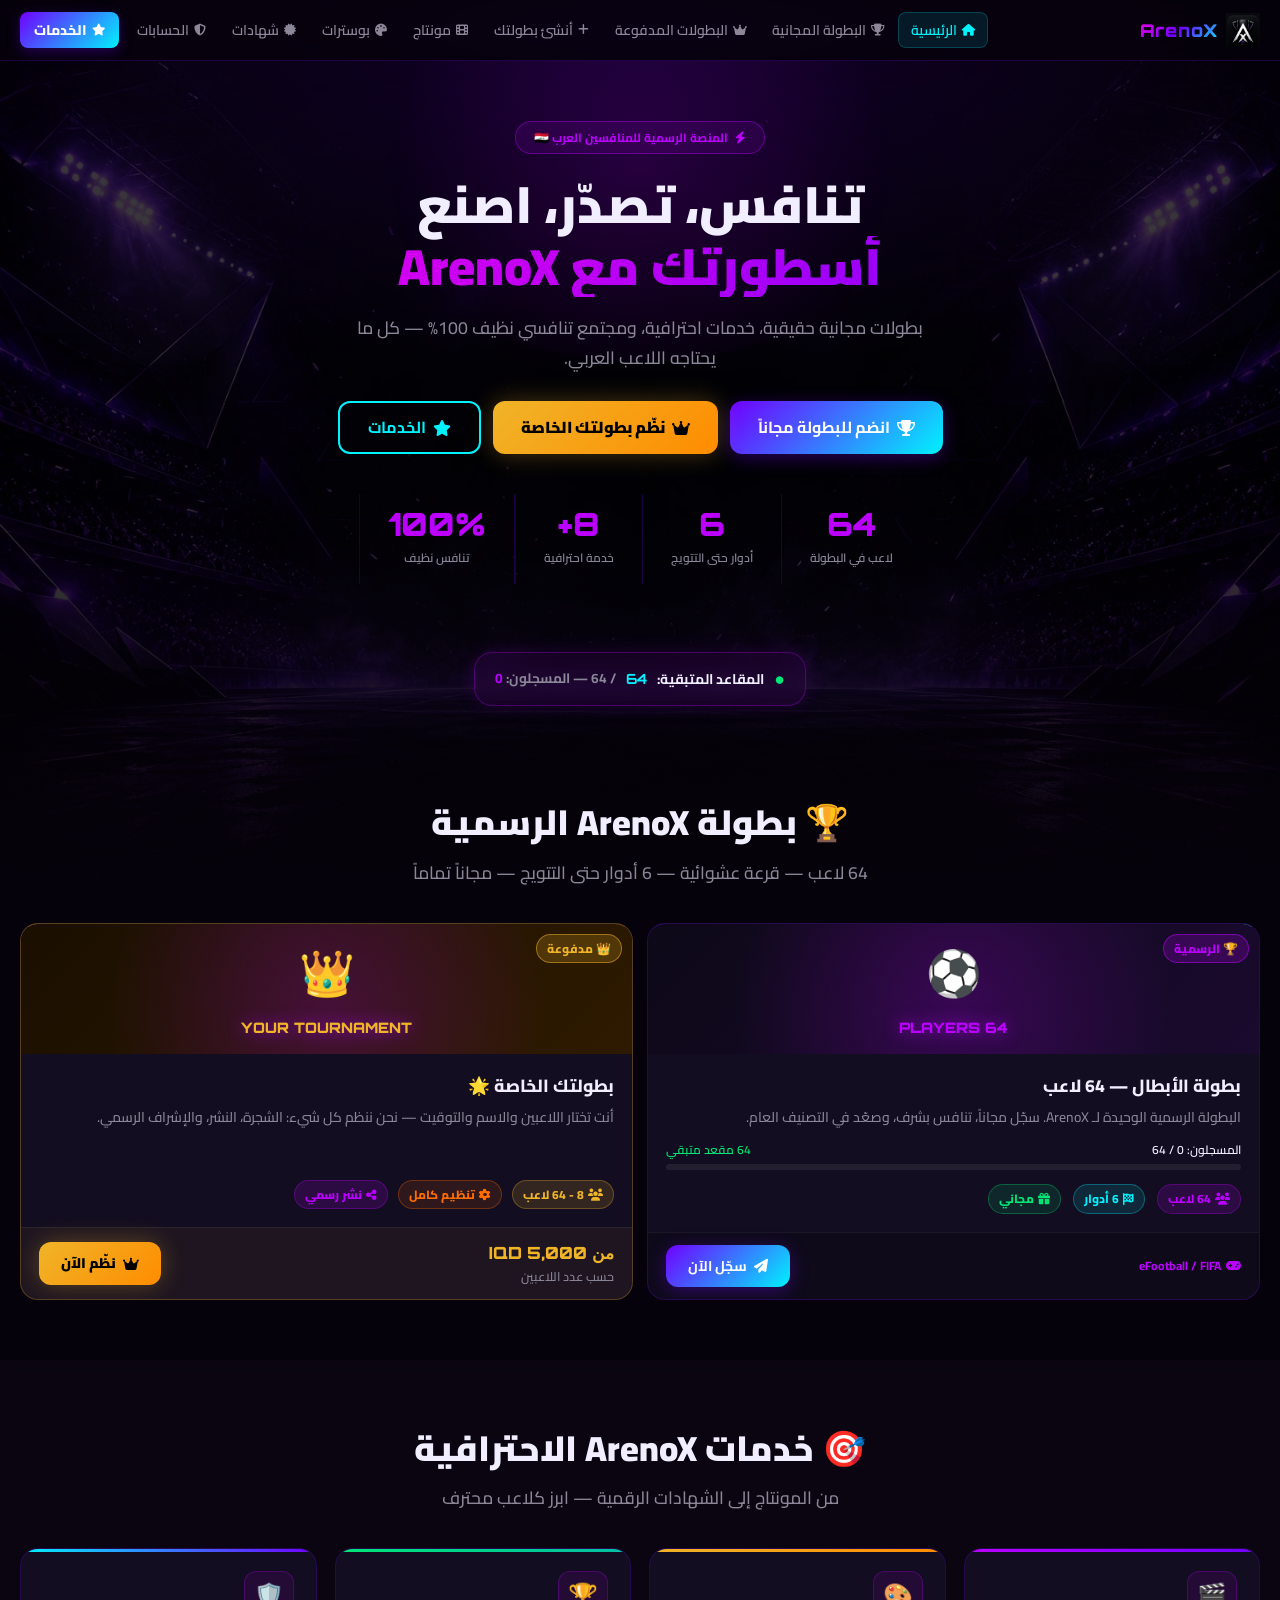
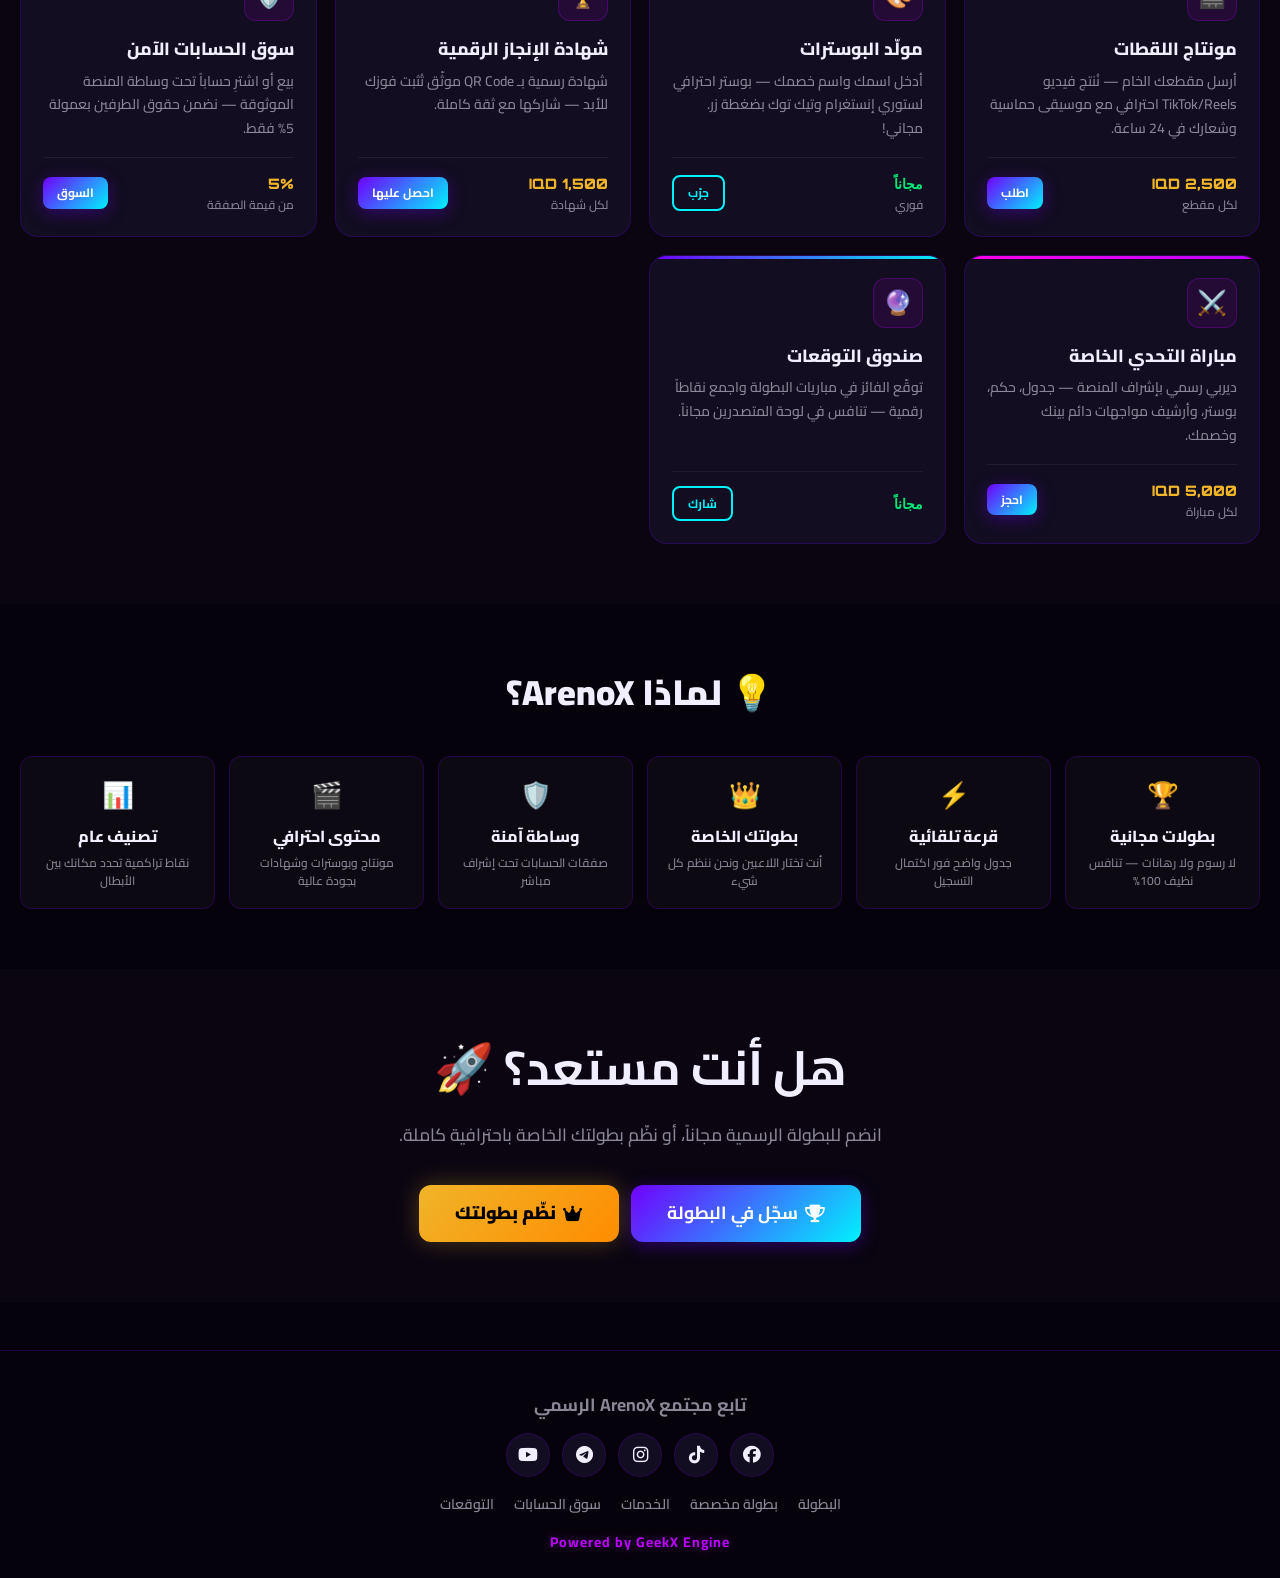
<file: index.html>
<!DOCTYPE html>
<html lang="ar" dir="rtl">
<head>
  <meta charset="UTF-8">
  <meta name="viewport" content="width=device-width, initial-scale=1.0">
  <meta name="theme-color" content="#06020b">
  <title>ArenoX — المنصة الأولى للمنافسين العرب 🏟️</title>
  <link rel="stylesheet" href="css/style.css">
  <link rel="icon" href="image/ArenoX-logo.png" type="image/x-icon">
  <link rel="stylesheet" href="https://cdnjs.cloudflare.com/ajax/libs/font-awesome/6.5.0/css/all.min.css">
</head>
<body>

<div class="img-background"><img src="image/stadium-glow.jpg" alt="ArenoX Arena"></div>

<!-- NAVBAR -->
<nav class="navbar">
  <div class="nav-inner">
    <a href="index.html" class="nav-logo">
      <img src="image/ArenoX-logo.png" class="logo-img" alt="ArenoX" onerror="this.style.display='none'">
      <span class="logo-text">ArenoX</span>
    </a>
    <button class="nav-toggle" aria-label="القائمة">
      <i class="fas fa-bars"></i>
    </button>
    <div class="nav-links">
      <a href="index.html" class="active"><i class="fas fa-home"></i> الرئيسية</a>
      <a href="pages/tournaments.html"><i class="fas fa-trophy"></i> البطولة المجانية</a>
      <a href="pages/paid-tournaments.html"><i class="fas fa-crown"></i> البطولات المدفوعة</a>
      <a href="pages/custom-tournament.html"><i class="fas fa-plus"></i> أنشئ بطولتك</a>
      <a href="pages/montage.html"><i class="fas fa-film"></i> مونتاج</a>
      <a href="pages/poster.html"><i class="fas fa-palette"></i> بوسترات</a>
      <a href="pages/certificates.html"><i class="fas fa-certificate"></i> شهادات</a>
      <a href="pages/accounts.html"><i class="fas fa-shield-alt"></i> الحسابات</a>
      <a href="pages/payment.html" class="nav-cta"><i class="fas fa-star"></i> الخدمات</a>
    </div>
  </div>
</nav>

<!-- HERO -->
<section class="hero">
  <div class="hero-glow"></div>
  <div class="hero-badge"><i class="fas fa-bolt"></i> المنصة الرسمية للمنافسين العرب 🇮🇶</div>
  <h1>
    تنافس، تصدّر، اصنع<br>
    <span class="line2 grad-purple">أسطورتك مع ArenoX</span>
  </h1>
  <p>بطولات مجانية حقيقية، خدمات احترافية، ومجتمع تنافسي نظيف 100% — كل ما يحتاجه اللاعب العربي.</p>
  <div class="hero-btns">
    <a href="pages/tournaments.html" class="btn btn-primary btn-lg">
      <i class="fas fa-trophy"></i> انضم للبطولة مجاناً
    </a>
    <a href="pages/custom-tournament.html" class="btn btn-gold btn-lg">
      <i class="fas fa-crown"></i> نظّم بطولتك الخاصة
    </a>
    <a href="pages/payment.html" class="btn btn-outline btn-lg">
      <i class="fas fa-star"></i> الخدمات
    </a>
  </div>
  <div class="hero-stats">
    <div class="hero-stat">
      <span class="num">64</span>
      <span class="lbl">لاعب في البطولة</span>
    </div>
    <div class="hero-stat">
      <span class="num">6</span>
      <span class="lbl">أدوار حتى التتويج</span>
    </div>
    <div class="hero-stat">
      <span class="num">8+</span>
      <span class="lbl">خدمة احترافية</span>
    </div>
    <div class="hero-stat">
      <span class="num">100%</span>
      <span class="lbl">تنافس نظيف</span>
    </div>
  </div>
</section>

<!-- عداد المقاعد -->
<div style="text-align:center;padding:0 20px 8px">
  <div class="counter-box" id="counterBox">
    <span style="color:var(--violet);font-size:1.1rem">●</span>
    جاري تحميل المقاعد المتبقية...
  </div>
</div>

<!-- ══ بطولة 64 لاعب ══ -->
<section class="section">
  <div class="container">
    <div class="section-title">
      <h2>🏆 بطولة ArenoX الرسمية</h2>
      <p>64 لاعب — قرعة عشوائية — 6 أدوار حتى التتويج — مجاناً تماماً</p>
    </div>
    <div class="grid-2">
      <!-- بطاقة البطولة -->
      <div class="t-card">
        <div class="t-card-accent"></div>
        <div class="t-card-img">
          <span class="t-badge">🏆 الرسمية</span>
          <span class="big-emoji">⚽</span>
          <span class="size-txt">64 PLAYERS</span>
        </div>
        <div class="t-card-body">
          <h3>بطولة الأبطال — 64 لاعب</h3>
          <p>البطولة الرسمية الوحيدة لـ ArenoX. سجّل مجاناً، تنافس بشرف، وصعّد في التصنيف العام.</p>
          <div class="cap-bar-wrap" id="homeCapWrap">
            <div class="cap-label">
              <span id="homeRegCount">المسجلون: جاري التحميل...</span>
              <span id="homeRemCount" style="color:var(--green)"></span>
            </div>
            <div class="cap-bar"><div class="cap-fill" id="homeCapFill" style="width:0%"></div></div>
          </div>
          <div style="display:flex;gap:12px;flex-wrap:wrap">
            <div class="badge badge-purple"><i class="fas fa-users"></i> 64 لاعب</div>
            <div class="badge badge-cyan"><i class="fas fa-flag-checkered"></i> 6 أدوار</div>
            <div class="badge badge-green"><i class="fas fa-gift"></i> مجاني</div>
          </div>
        </div>
        <div class="t-card-foot">
          <span class="players-tag"><i class="fas fa-gamepad"></i> eFootball / FIFA</span>
          <a href="pages/tournaments.html" class="btn btn-primary"><i class="fas fa-paper-plane"></i> سجّل الآن</a>
        </div>
      </div>

      <!-- بطاقة البطولة المخصصة -->
      <div class="t-card" style="border-color:rgba(240,180,41,0.3)">
        <div class="t-card-accent" style="background:linear-gradient(90deg,#f0b429,#ff8c00)"></div>
        <div class="t-card-img" style="background:linear-gradient(135deg,#1a0f00,#2e1a00)">
          <span class="t-badge" style="background:rgba(240,180,41,0.2);border-color:rgba(240,180,41,0.5);color:var(--gold)">👑 مدفوعة</span>
          <span class="big-emoji">👑</span>
          <span class="size-txt" style="color:var(--gold)">YOUR TOURNAMENT</span>
        </div>
        <div class="t-card-body">
          <h3>بطولتك الخاصة 🌟</h3>
          <p>أنت تختار اللاعبين والاسم والتوقيت — نحن ننظم كل شيء: الشجرة، النشر، والإشراف الرسمي.</p>
          <div style="display:flex;gap:10px;flex-wrap:wrap">
            <div class="badge badge-gold"><i class="fas fa-users"></i> 8 - 64 لاعب</div>
            <div class="badge badge-orange"><i class="fas fa-cog"></i> تنظيم كامل</div>
            <div class="badge badge-purple"><i class="fas fa-share-alt"></i> نشر رسمي</div>
          </div>
        </div>
        <div class="t-card-foot" style="background:rgba(240,180,41,0.05)">
          <div>
            <div style="font-family:'Orbitron',sans-serif;font-size:1.05rem;font-weight:900;color:var(--gold)">من 5,000 IQD</div>
            <div style="font-size:.78rem;color:var(--muted)">حسب عدد اللاعبين</div>
          </div>
          <a href="pages/custom-tournament.html" class="btn btn-gold"><i class="fas fa-crown"></i> نظّم الآن</a>
        </div>
      </div>
    </div>
  </div>
</section>

<!-- ══ الخدمات ══ -->
<section class="section section-dark">
  <div class="container">
    <div class="section-title">
      <h2>🎯 خدمات ArenoX الاحترافية</h2>
      <p>من المونتاج إلى الشهادات الرقمية — ابرز كلاعب محترف</p>
    </div>
    <div class="svc-grid">
      <div class="svc-card" style="--accent:linear-gradient(90deg,#bc00ff,#7000ff)">
        <div class="svc-icon">🎬</div>
        <div class="svc-title">مونتاج اللقطات</div>
        <div class="svc-desc">أرسل مقطعك الخام — نُنتج فيديو TikTok/Reels احترافي مع موسيقى حماسية وشعارك في 24 ساعة.</div>
        <div class="svc-foot">
          <div><div class="svc-price">2,500 IQD</div><div style="font-size:.75rem;color:var(--muted)">لكل مقطع</div></div>
          <a href="pages/montage.html" class="btn btn-primary btn-sm">اطلب</a>
        </div>
      </div>

      <div class="svc-card" style="--accent:linear-gradient(90deg,#f0b429,#ff8c00)">
        <div class="svc-icon">🎨</div>
        <div class="svc-title">مولّد البوسترات</div>
        <div class="svc-desc">أدخل اسمك واسم خصمك — بوستر احترافي لستوري إنستغرام وتيك توك بضغطة زر. مجاني!</div>
        <div class="svc-foot">
          <div><div class="svc-price" style="color:var(--green)">مجاناً</div><div style="font-size:.75rem;color:var(--muted)">فوري</div></div>
          <a href="pages/poster.html" class="btn btn-outline btn-sm">جرّب</a>
        </div>
      </div>

      <div class="svc-card" style="--accent:linear-gradient(90deg,#00e676,#00bfa5)">
        <div class="svc-icon">🏆</div>
        <div class="svc-title">شهادة الإنجاز الرقمية</div>
        <div class="svc-desc">شهادة رسمية بـ QR Code موثّق تُثبت فوزك للأبد — شاركها مع ثقة كاملة.</div>
        <div class="svc-foot">
          <div><div class="svc-price">1,500 IQD</div><div style="font-size:.75rem;color:var(--muted)">لكل شهادة</div></div>
          <a href="pages/certificates.html" class="btn btn-primary btn-sm">احصل عليها</a>
        </div>
      </div>

      <div class="svc-card" style="--accent:linear-gradient(90deg,#00f2fe,#7000ff)">
        <div class="svc-icon">🛡️</div>
        <div class="svc-title">سوق الحسابات الآمن</div>
        <div class="svc-desc">بيع أو اشترِ حساباً تحت وساطة المنصة الموثوقة — نضمن حقوق الطرفين بعمولة 5% فقط.</div>
        <div class="svc-foot">
          <div><div class="svc-price">5%</div><div style="font-size:.75rem;color:var(--muted)">من قيمة الصفقة</div></div>
          <a href="pages/accounts.html" class="btn btn-primary btn-sm">السوق</a>
        </div>
      </div>

      <div class="svc-card" style="--accent:linear-gradient(90deg,#ff00ea,#bc00ff)">
        <div class="svc-icon">⚔️</div>
        <div class="svc-title">مباراة التحدي الخاصة</div>
        <div class="svc-desc">ديربي رسمي بإشراف المنصة — جدول، حكم، بوستر، وأرشيف مواجهات دائم بينك وخصمك.</div>
        <div class="svc-foot">
          <div><div class="svc-price">5,000 IQD</div><div style="font-size:.75rem;color:var(--muted)">لكل مباراة</div></div>
          <a href="pages/matchmaking.html" class="btn btn-primary btn-sm">احجز</a>
        </div>
      </div>

      <div class="svc-card" style="--accent:linear-gradient(90deg,#7000ff,#00f2fe)">
        <div class="svc-icon">🔮</div>
        <div class="svc-title">صندوق التوقعات</div>
        <div class="svc-desc">توقّع الفائز في مباريات البطولة واجمع نقاطاً رقمية — تنافس في لوحة المتصدرين مجاناً.</div>
        <div class="svc-foot">
          <div><div class="svc-price" style="color:var(--green)">مجاناً</div></div>
          <a href="pages/predictions.html" class="btn btn-outline btn-sm">شارك</a>
        </div>
      </div>
    </div>
  </div>
</section>

<!-- ══ لماذا ArenoX ══ -->
<section class="section">
  <div class="container">
    <div class="section-title"><h2>💡 لماذا ArenoX؟</h2></div>
    <div class="why-grid">
      <div class="why-card"><div class="wi">🏆</div><h4>بطولات مجانية</h4><p>لا رسوم ولا رهانات — تنافس نظيف 100%</p></div>
      <div class="why-card"><div class="wi">⚡</div><h4>قرعة تلقائية</h4><p>جدول واضح فور اكتمال التسجيل</p></div>
      <div class="why-card"><div class="wi">👑</div><h4>بطولتك الخاصة</h4><p>أنت تختار اللاعبين ونحن ننظم كل شيء</p></div>
      <div class="why-card"><div class="wi">🛡️</div><h4>وساطة آمنة</h4><p>صفقات الحسابات تحت إشراف مباشر</p></div>
      <div class="why-card"><div class="wi">🎬</div><h4>محتوى احترافي</h4><p>مونتاج وبوسترات وشهادات بجودة عالية</p></div>
      <div class="why-card"><div class="wi">📊</div><h4>تصنيف عام</h4><p>نقاط تراكمية تحدد مكانك بين الأبطال</p></div>
    </div>
  </div>
</section>

<!-- ══ CTA ══ -->
<section class="section section-dark" style="text-align:center">
  <div class="container-sm">
    <h2 style="font-size:clamp(1.8rem,5vw,3rem);margin-bottom:14px">هل أنت مستعد؟ 🚀</h2>
    <p style="color:var(--muted);font-size:var(--fs-md);margin-bottom:36px;line-height:1.7">
      انضم للبطولة الرسمية مجاناً، أو نظّم بطولتك الخاصة باحترافية كاملة.
    </p>
    <div class="hero-btns">
      <a href="pages/tournaments.html" class="btn btn-primary btn-xl"><i class="fas fa-trophy"></i> سجّل في البطولة</a>
      <a href="pages/custom-tournament.html" class="btn btn-gold btn-xl"><i class="fas fa-crown"></i> نظّم بطولتك</a>
    </div>
  </div>
</section>

<!-- FOOTER -->
<footer>
  <h4>تابع مجتمع ArenoX الرسمي</h4>
  <div class="social-row">
    <a href="https://www.facebook.com/share/1CnYJyZErw/" class="social-btn" target="_blank" title="Facebook"><i class="fab fa-facebook"></i></a>
    <a href="https://www.tiktok.com/@arenox7" class="social-btn" target="_blank" title="TikTok"><i class="fab fa-tiktok"></i></a>
    <a href="https://www.instagram.com/are.nox" class="social-btn" target="_blank" title="Instagram"><i class="fab fa-instagram"></i></a>
    <a href="https://t.me/arenox7" class="social-btn" target="_blank" title="Telegram"><i class="fab fa-telegram"></i></a>
    <a href="https://www.youtube.com/@Aren.0X" class="social-btn" target="_blank" title="YouTube"><i class="fab fa-youtube"></i></a>
  </div>
  <div class="footer-nav">
    <a href="pages/tournaments.html">البطولة</a>
    <a href="pages/custom-tournament.html">بطولة مخصصة</a>
    <a href="pages/payment.html">الخدمات</a>
    <a href="pages/accounts.html">سوق الحسابات</a>
    <a href="pages/predictions.html">التوقعات</a>
  </div>
  <p class="powered">Powered by GeekX Engine</p>
</footer>

<script src="js/core.js"></script>
<script>
document.addEventListener('DOMContentLoaded', () => {
  loadCount(count => {
    updateCounter('counterBox');
    const rem  = ARENOX.MAX_PLAYERS - count;
    const pct  = Math.min((count / ARENOX.MAX_PLAYERS) * 100, 100);
    const full = rem <= 0;
    const regEl  = document.getElementById('homeRegCount');
    const remEl  = document.getElementById('homeRemCount');
    const fillEl = document.getElementById('homeCapFill');
    if (regEl)  regEl.textContent  = `المسجلون: ${count} / ${ARENOX.MAX_PLAYERS}`;
    if (remEl)  { remEl.textContent = full ? 'مكتملة' : `${rem} مقعد متبقي`; remEl.style.color = full ? 'var(--red)' : 'var(--green)'; }
    if (fillEl) { fillEl.style.width = pct+'%'; if (full) fillEl.classList.add('full'); }
  });
});
</script>
</body>
</html>
</file>
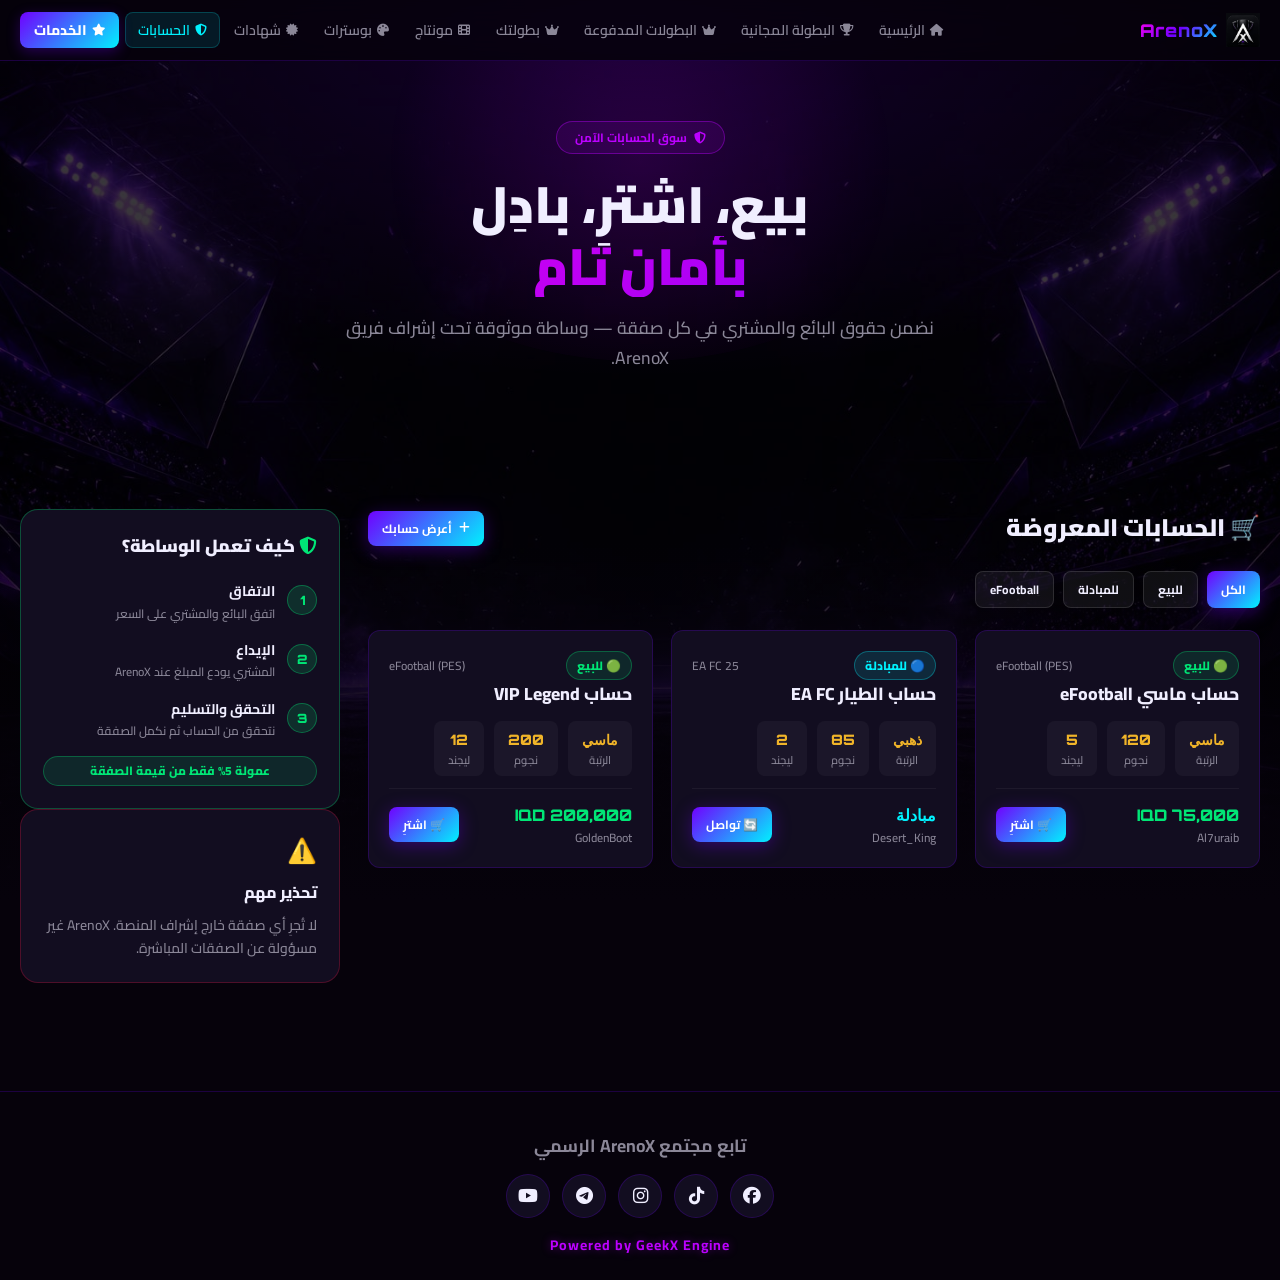
<file: pages/accounts.html>
<!DOCTYPE html>
<html lang="ar" dir="rtl">
<head>
  <meta charset="UTF-8">
  <meta name="viewport" content="width=device-width, initial-scale=1.0">
  <title>سوق الحسابات — ArenoX</title>
  <link rel="stylesheet" href="../css/style.css">
  <link rel="icon" href="../image/ArenoX-logo.png" type="image/x-icon">
  <link rel="stylesheet" href="https://cdnjs.cloudflare.com/ajax/libs/font-awesome/6.5.0/css/all.min.css">
</head>
<body>
<div class="img-background"><img src="../image/stadium-glow.jpg" alt="ArenoX"></div>
<nav class="navbar">
  <div class="nav-inner">
    <a href="../index.html" class="nav-logo"><img src="../image/ArenoX-logo.png" class="logo-img" alt="ArenoX" onerror="this.style.display='none'"><span class="logo-text">ArenoX</span></a>
    <button class="nav-toggle"><i class="fas fa-bars"></i></button>
    <div class="nav-links">
      <a href="../index.html"><i class="fas fa-home"></i> الرئيسية</a>
      <a href="tournaments.html"><i class="fas fa-trophy"></i> البطولة المجانية</a>
      <a href="paid-tournaments.html"><i class="fas fa-crown"></i> البطولات المدفوعة</a>
      <a href="custom-tournament.html"><i class="fas fa-crown"></i> بطولتك</a>
      <a href="montage.html"><i class="fas fa-film"></i> مونتاج</a>
      <a href="poster.html"><i class="fas fa-palette"></i> بوسترات</a>
      <a href="certificates.html"><i class="fas fa-certificate"></i> شهادات</a>
      <a href="accounts.html"><i class="fas fa-shield-alt"></i> الحسابات</a>
      <a href="payment.html" class="nav-cta"><i class="fas fa-star"></i> الخدمات</a>
    </div>
  </div>
</nav>
<section class="hero"><div class="hero-glow"></div>
  <div class="hero-badge"><i class="fas fa-shield-alt"></i> سوق الحسابات الآمن</div>
  <h1>بيع، اشترِ، بادِل<br><span class="line2 grad-purple">بأمان تام</span></h1>
  <p>نضمن حقوق البائع والمشتري في كل صفقة — وساطة موثوقة تحت إشراف فريق ArenoX.</p>
</section>
<section class="section"><div class="container">
  <div style="display:grid;grid-template-columns:1fr 320px;gap:28px" class="acc-layout">
    <div>
      <div class="flex-between mb-24">
        <h2 style="font-size:var(--fs-xl);font-weight:900">🛒 الحسابات المعروضة</h2>
        <button class="btn btn-primary btn-sm" onclick="document.getElementById('sellModal').classList.add('open')"><i class="fas fa-plus"></i> أعرض حسابك</button>
      </div>
      <div style="display:flex;gap:9px;flex-wrap:wrap;margin-bottom:22px" id="filterBtns">
        <button class="btn btn-primary btn-sm" onclick="filterAcc('all',this)">الكل</button>
        <button class="btn btn-ghost btn-sm" onclick="filterAcc('sell',this)">للبيع</button>
        <button class="btn btn-ghost btn-sm" onclick="filterAcc('trade',this)">للمبادلة</button>
        <button class="btn btn-ghost btn-sm" onclick="filterAcc('efootball',this)">eFootball</button>
      </div>
      <div style="display:grid;grid-template-columns:repeat(auto-fill,minmax(280px,1fr));gap:18px" id="accList"></div>
    </div>
    <div>
      <div class="card mb-20" style="border-color:rgba(0,230,118,0.3)">
        <h3 style="font-size:var(--fs-md);font-weight:900;margin-bottom:18px"><i class="fas fa-shield-alt" style="color:var(--green)"></i> كيف تعمل الوساطة؟</h3>
        <div style="display:flex;flex-direction:column;gap:14px">
          <div class="flex" style="gap:12px"><div class="how-step-num">1</div><div><strong style="font-size:var(--fs-sm)">الاتفاق</strong><p style="font-size:var(--fs-xs);color:var(--muted)">اتفق البائع والمشتري على السعر</p></div></div>
          <div class="flex" style="gap:12px"><div class="how-step-num">2</div><div><strong style="font-size:var(--fs-sm)">الإيداع</strong><p style="font-size:var(--fs-xs);color:var(--muted)">المشتري يودع المبلغ عند ArenoX</p></div></div>
          <div class="flex" style="gap:12px"><div class="how-step-num">3</div><div><strong style="font-size:var(--fs-sm)">التحقق والتسليم</strong><p style="font-size:var(--fs-xs);color:var(--muted)">نتحقق من الحساب ثم نكمل الصفقة</p></div></div>
        </div>
        <div class="badge badge-green" style="margin-top:16px;width:100%;justify-content:center">عمولة 5% فقط من قيمة الصفقة</div>
      </div>
      <div class="card" style="border-color:rgba(255,23,68,0.25)">
        <div style="font-size:1.5rem;margin-bottom:10px">⚠️</div>
        <h4 style="font-weight:800;margin-bottom:8px">تحذير مهم</h4>
        <p style="font-size:var(--fs-sm);color:var(--muted);line-height:1.65">لا تُجرِ أي صفقة خارج إشراف المنصة. ArenoX غير مسؤولة عن الصفقات المباشرة.</p>
      </div>
    </div>
  </div>
</div></section>
<!-- SELL MODAL -->
<div class="modal-overlay" id="sellModal">
  <div class="modal-box">
    <div class="modal-head"><div class="modal-title">📢 عرض حساب</div><button class="modal-close" onclick="document.getElementById('sellModal').classList.remove('open')">✕</button></div>
    <div id="sellFormArea">
      <div class="form-group"><label>اللعبة <span class="req">*</span></label><select id="sGame" required><option value="">اختر...</option><option>eFootball (PES)</option><option>EA FC 25</option><option>أخرى</option></select></div>
      <div class="form-row">
        <div class="form-group"><label>نوع الإعلان <span class="req">*</span></label><select id="sType" required><option value="">اختر...</option><option>للبيع</option><option>للمبادلة</option></select></div>
        <div class="form-group"><label>الرتبة</label><select id="sRank"><option value="">اختر...</option><option>ماسي</option><option>ذهبي</option><option>فضي</option><option>برونزي</option></select></div>
      </div>
      <div class="form-group"><label>وصف الحساب <span class="req">*</span></label><textarea id="sDesc" required placeholder="مثال: حساب ماسي 120 نجمة، 5 ليجند..."></textarea></div>
      <div class="form-group"><label>السعر المطلوب (IQD)</label><input type="number" id="sPrice" placeholder="50000"></div>
      <div class="form-group"><label>واتساب <span class="req">*</span></label><input type="tel" id="sWA" required placeholder="07XX-XXX-XXXX"></div>
      <div class="alert alert-info mb-16"><i class="fas fa-info-circle" style="flex-shrink:0"></i><div>عرض الإعلان مجاني — عمولة 5% تُؤخذ عند إتمام الصفقة فقط.</div></div>
      <button class="btn btn-primary btn-full btn-lg" onclick="submitSell()"><i class="fas fa-bullhorn"></i> نشر الإعلان</button>
    </div>
  </div>
</div>
<!-- BUY MODAL -->
<div class="modal-overlay" id="buyModal">
  <div class="modal-box">
    <div class="modal-head"><div class="modal-title" id="buyTitle">طلب شراء</div><button class="modal-close" onclick="document.getElementById('buyModal').classList.remove('open')">✕</button></div>
    <div id="buyFormArea">
      <div class="form-group"><label>اسمك <span class="req">*</span></label><input type="text" id="bName" required placeholder="اسمك"></div>
      <div class="form-group"><label>واتساب <span class="req">*</span></label><input type="tel" id="bWA" required placeholder="07XX-XXX-XXXX"></div>
      <div class="form-group"><label>ملاحظات</label><textarea id="bNotes" placeholder="أي تفاصيل..." style="min-height:70px"></textarea></div>
      <input type="hidden" id="bListingId">
      <div class="alert alert-warning mb-16"><i class="fas fa-exclamation-triangle" style="flex-shrink:0"></i><div>بعد إرسال الطلب، سيتواصل فريق ArenoX لترتيب الوساطة الآمنة.</div></div>
      <button class="btn btn-success btn-full btn-lg" onclick="submitBuy()"><i class="fas fa-handshake"></i> إرسال طلب الشراء</button>
    </div>
  </div>
</div>
<style>
@media(max-width:900px){.acc-layout{grid-template-columns:1fr !important;}}
.how-step-num{width:30px;height:30px;border-radius:50%;background:rgba(0,230,118,0.15);border:1px solid rgba(0,230,118,0.35);display:flex;align-items:center;justify-content:center;font-family:Orbitron,sans-serif;font-weight:900;color:var(--green);font-size:.8rem;flex-shrink:0;}
.acc-card{background:var(--card);border:1px solid var(--border);border-radius:var(--r-md);padding:20px;transition:var(--t);min-width:0;}
.acc-card:hover{border-color:rgba(188,0,255,0.4);transform:translateY(-3px);box-shadow:var(--glow-purple);}
.acc-stats{display:flex;gap:10px;flex-wrap:wrap;margin:12px 0;}
.acc-stat{text-align:center;background:rgba(255,255,255,0.04);border-radius:var(--r-sm);padding:7px 14px;}
.acc-stat .v{font-family:Orbitron,sans-serif;font-size:.9rem;font-weight:900;color:var(--gold);}
.acc-stat .k{font-size:.7rem;color:var(--muted);}
.acc-foot{display:flex;align-items:center;justify-content:space-between;gap:10px;flex-wrap:wrap;border-top:1px solid rgba(255,255,255,0.05);padding-top:14px;margin-top:12px;}
@media(max-width:420px){
  .acc-foot{flex-direction:column;align-items:stretch;text-align:center;}
  .acc-foot button{width:100%;}
}
</style>
<footer><h4>تابع مجتمع ArenoX الرسمي</h4>
<div class="social-row">
  <a href="https://www.facebook.com/share/1CnYJyZErw/" class="social-btn" target="_blank"><i class="fab fa-facebook"></i></a>
  <a href="https://www.tiktok.com/@arenox7" class="social-btn" target="_blank"><i class="fab fa-tiktok"></i></a>
  <a href="https://www.instagram.com/are.nox" class="social-btn" target="_blank"><i class="fab fa-instagram"></i></a>
  <a href="https://t.me/arenox7" class="social-btn" target="_blank"><i class="fab fa-telegram"></i></a>
  <a href="https://www.youtube.com/@Aren.0X" class="social-btn" target="_blank"><i class="fab fa-youtube"></i></a>
</div>
<p class="powered">Powered by GeekX Engine</p></footer>
<script src="../js/core.js"></script>
<script>
let ACCS=[
  {id:'a1',game:'eFootball (PES)',type:'sell',name:'حساب ماسي eFootball',rank:'ماسي',stars:120,legends:5,price:75000,seller:'Al7uraib'},
  {id:'a2',game:'EA FC 25',type:'trade',name:'حساب الطيار EA FC',rank:'ذهبي',stars:85,legends:2,price:0,seller:'Desert_King'},
  {id:'a3',game:'eFootball (PES)',type:'sell',name:'حساب VIP Legend',rank:'ماسي',stars:200,legends:12,price:200000,seller:'GoldenBoot'},
];
let filtered=[...ACCS];
function renderAccs(){
  document.getElementById('accList').innerHTML=filtered.map(a=>`
    <div class="acc-card">
      <div class="flex-between mb-12">
        <span class="badge ${a.type==='sell'?'badge-green':'badge-cyan'}">${a.type==='sell'?'🟢 للبيع':'🔵 للمبادلة'}</span>
        <span style="font-size:var(--fs-xs);color:var(--muted)">${a.game}</span>
      </div>
      <div style="font-weight:800;font-size:var(--fs-md);margin-bottom:8px">${a.name}</div>
      <div class="acc-stats">
        <div class="acc-stat"><div class="v">${a.rank}</div><div class="k">الرتبة</div></div>
        ${a.stars?`<div class="acc-stat"><div class="v">${a.stars}</div><div class="k">نجوم</div></div>`:''}
        ${a.legends?`<div class="acc-stat"><div class="v">${a.legends}</div><div class="k">ليجند</div></div>`:''}
      </div>
      <div class="acc-foot">
        <div><div style="font-family:Orbitron,sans-serif;font-weight:900;font-size:1rem;color:${a.price?'var(--green)':'var(--cyan)'}">${a.price?fmtNum(a.price)+' IQD':'مبادلة'}</div><div style="font-size:var(--fs-xs);color:var(--muted)">${a.seller}</div></div>
        <button class="btn btn-primary btn-sm" onclick="openBuy('${a.id}','${a.name}')">${a.type==='sell'?'🛒 اشترِ':'🔄 تواصل'}</button>
      </div>
    </div>`).join('');
}
function filterAcc(type,btn){
  $$('#filterBtns button').forEach(b=>{b.className='btn btn-ghost btn-sm';});
  btn.className='btn btn-primary btn-sm';
  filtered=type==='all'?[...ACCS]:type==='sell'?ACCS.filter(a=>a.type==='sell'):type==='trade'?ACCS.filter(a=>a.type==='trade'):ACCS.filter(a=>a.game.toLowerCase().includes(type));
  renderAccs();
}
function openBuy(id,name){
  document.getElementById('bListingId').value=id;
  document.getElementById('buyTitle').textContent='طلب: '+name;
  document.getElementById('buyModal').classList.add('open');
}
async function submitSell(){
  const data={service:'account_listing',game:document.getElementById('sGame').value,listingType:document.getElementById('sType').value,rank:document.getElementById('sRank').value,description:document.getElementById('sDesc').value,price:document.getElementById('sPrice').value,whatsapp:document.getElementById('sWA').value};
  if(!data.game||!data.listingType||!data.description||!data.whatsapp){toast('يرجى تعبئة الحقول المطلوبة','warning');return;}
  const r=await sendToServices(data);
  if(r.success){
    ACCS.push({id:r.orderId,game:data.game,type:data.listingType==='للبيع'?'sell':'trade',name:data.description.substring(0,40),rank:data.rank||'—',stars:0,legends:0,price:parseInt(data.price)||0,seller:'أنت'});
    filtered=[...ACCS];renderAccs();
    document.getElementById('sellFormArea').innerHTML='<div class="success-state"><div class="success-icon">📢</div><h3 style="color:var(--green)">تم نشر إعلانك!</h3><p>سيتم مراجعته وظهوره خلال ساعة.</p><div class="order-id-tag">'+r.orderId+'</div></div>';
  } else toast('خطأ، تواصل واتساب','error');
}
async function submitBuy(){
  const data={service:'account_purchase',buyerName:document.getElementById('bName').value,buyerWhatsapp:document.getElementById('bWA').value,listingId:document.getElementById('bListingId').value,notes:document.getElementById('bNotes').value};
  if(!data.buyerName||!data.buyerWhatsapp){toast('يرجى تعبئة الحقول','warning');return;}
  const r=await sendToServices(data);
  if(r.success){document.getElementById('buyFormArea').innerHTML='<div class="success-state"><div class="success-icon">✅</div><h3 style="color:var(--green)">تم الطلب!</h3><p>سيتواصل معك الفريق لترتيب الوساطة.</p><div class="order-id-tag">'+r.orderId+'</div></div>';}
  else toast('خطأ، تواصل واتساب','error');
}
document.addEventListener('DOMContentLoaded',()=>renderAccs());
</script></body></html>
</file>
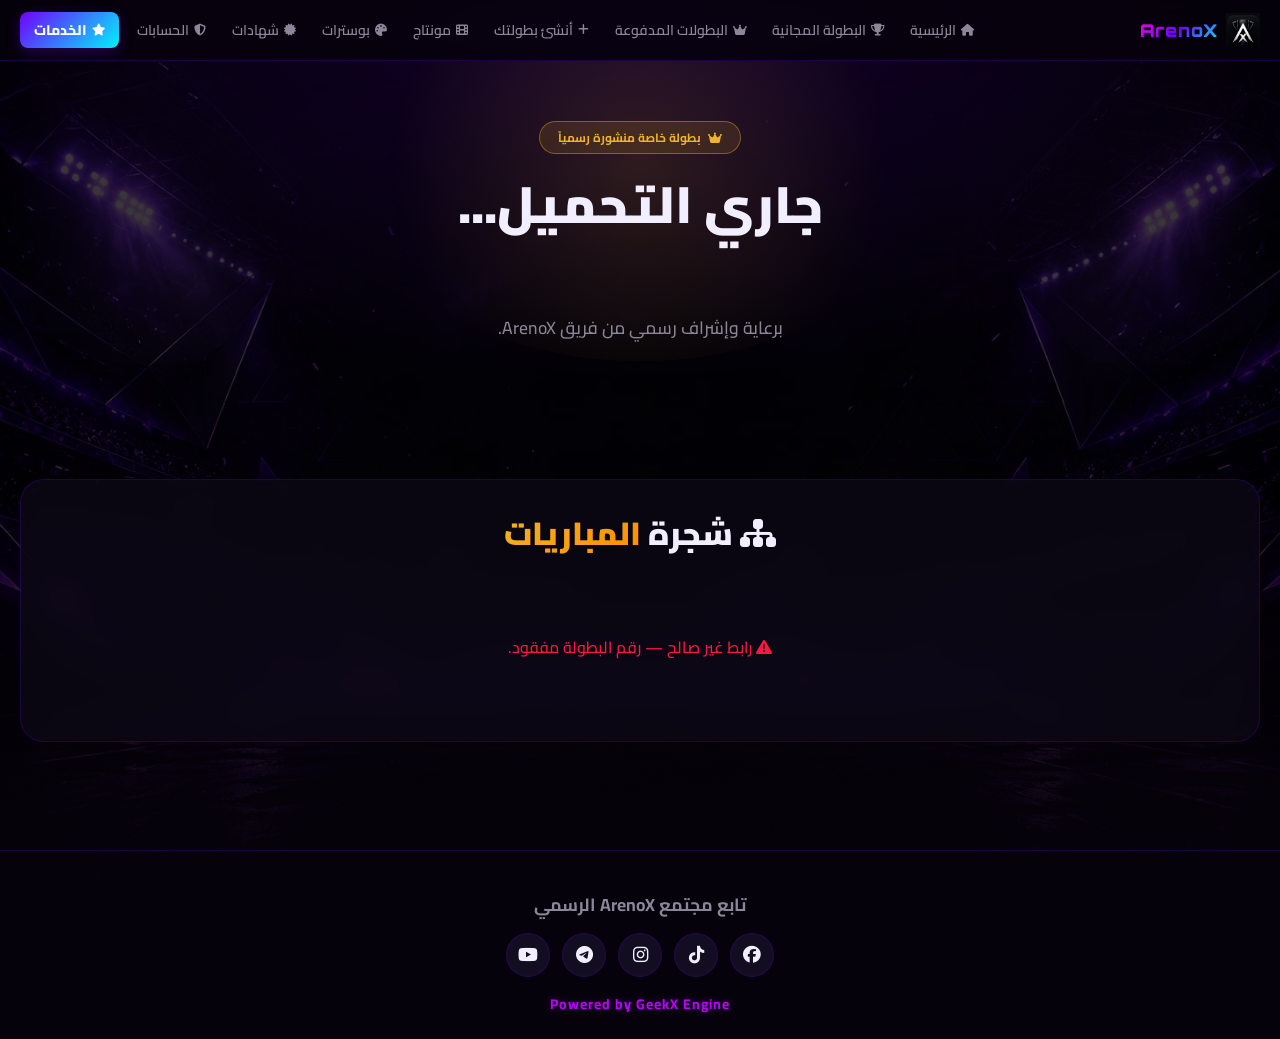
<file: pages/custom-bracket.html>
<!DOCTYPE html>
<html lang="ar" dir="rtl">
<head>
  <meta charset="UTF-8">
  <meta name="viewport" content="width=device-width, initial-scale=1.0">
  <title>شجرة البطولة — ArenoX</title>
  <link rel="stylesheet" href="../css/style.css">
  <link rel="icon" href="../image/ArenoX-logo.png" type="image/x-icon">
  <link rel="stylesheet" href="https://cdnjs.cloudflare.com/ajax/libs/font-awesome/6.5.0/css/all.min.css">
</head>
<body>
<div class="img-background"><img src="../image/stadium-glow.jpg" alt="ArenoX"></div>

<nav class="navbar">
  <div class="nav-inner">
    <a href="../index.html" class="nav-logo">
      <img src="../image/ArenoX-logo.png" class="logo-img" alt="ArenoX" onerror="this.style.display='none'">
      <span class="logo-text">ArenoX</span>
    </a>
    <button class="nav-toggle"><i class="fas fa-bars"></i></button>
    <div class="nav-links">
      <a href="../index.html"><i class="fas fa-home"></i> الرئيسية</a>
      <a href="tournaments.html"><i class="fas fa-trophy"></i> البطولة المجانية</a>
      <a href="paid-tournaments.html"><i class="fas fa-crown"></i> البطولات المدفوعة</a>
      <a href="custom-tournament.html"><i class="fas fa-plus"></i> أنشئ بطولتك</a>
      <a href="montage.html"><i class="fas fa-film"></i> مونتاج</a>
      <a href="poster.html"><i class="fas fa-palette"></i> بوسترات</a>
      <a href="certificates.html"><i class="fas fa-certificate"></i> شهادات</a>
      <a href="accounts.html"><i class="fas fa-shield-alt"></i> الحسابات</a>
      <a href="payment.html" class="nav-cta"><i class="fas fa-star"></i> الخدمات</a>
    </div>
  </div>
</nav>

<section class="hero">
  <div class="hero-glow" style="background:radial-gradient(circle,rgba(240,180,41,0.15),transparent 70%)"></div>
  <div class="hero-badge" style="background:rgba(240,180,41,0.12);border-color:rgba(240,180,41,0.4);color:var(--gold)">
    <i class="fas fa-crown"></i> بطولة خاصة منشورة رسمياً
  </div>
  <h1 id="tName">جاري التحميل...<br><span class="line2 grad-gold" id="tGameLine">&nbsp;</span></h1>
  <p id="tDesc">برعاية وإشراف رسمي من فريق ArenoX.</p>
</section>

<section class="section" id="dashboard">
  <div class="container">
    <div class="dashboard">
      <h2 class="dashboard-title">
        <i class="fas fa-sitemap"></i> شجرة <span class="grad-gold">المباريات</span>
      </h2>
      <div class="bracket-wrap" id="bracketDisplay">
        <div style="text-align:center;padding:44px;width:100%">
          <span class="spinner" style="width:36px;height:36px;border-width:3.5px"></span>
          <p style="margin-top:16px;color:var(--muted);font-size:var(--fs-base)">جاري تحميل الشجرة...</p>
        </div>
      </div>
    </div>
  </div>
</section>

<footer>
  <h4>تابع مجتمع ArenoX الرسمي</h4>
  <div class="social-row">
    <a href="https://www.facebook.com/share/1CnYJyZErw/" class="social-btn" target="_blank"><i class="fab fa-facebook"></i></a>
    <a href="https://www.tiktok.com/@arenox7" class="social-btn" target="_blank"><i class="fab fa-tiktok"></i></a>
    <a href="https://www.instagram.com/are.nox" class="social-btn" target="_blank"><i class="fab fa-instagram"></i></a>
    <a href="https://t.me/arenox7" class="social-btn" target="_blank"><i class="fab fa-telegram"></i></a>
    <a href="https://www.youtube.com/@Aren.0X" class="social-btn" target="_blank"><i class="fab fa-youtube"></i></a>
  </div>
  <p class="powered">Powered by GeekX Engine</p>
</footer>

<script src="../js/core.js"></script>
<script>
function getOrderIdFromUrl() {
  const params = new URLSearchParams(window.location.search);
  return params.get('id') || params.get('orderId') || '';
}

function renderRounds(rounds, display) {
  display.innerHTML = '';
  const inner = document.createElement('div');
  inner.className = 'bracket-inner';

  rounds.forEach((round, idx) => {
    const col = document.createElement('div');
    col.className = 'b-round';
    col.innerHTML = `<div class="b-round-title">${round.roundName || `الدور ${idx+1}`}</div>`;
    round.matches.forEach(m => {
      const statusCls = m.status==='منتهية'?'status-done':m.status==='جارية'||m.status==='جارية الآن'?'status-live':'status-pending';
      const p1w = m.winner && m.winner===m.player1;
      const p2w = m.winner && m.winner===m.player2;
      col.innerHTML += `
        <div class="b-match">
          <div class="b-match-head">
            <span class="b-match-id">#${m.matchId||'—'}</span>
            <span class="badge ${statusCls}">${m.status||'قادمة'}</span>
          </div>
          ${m.date?`<div class="b-match-date"><i class="fas fa-calendar-alt" style="color:var(--cyan);margin-left:5px"></i>${m.date}</div>`:''}
          <div class="b-player ${p1w?'winner':''}">
            <span>👤 ${m.player1||'بانتظار المتأهل'}</span>
            ${p1w?'<span title="الفائز">👑</span>':''}
          </div>
          <div class="b-vs">— VS —</div>
          <div class="b-player ${p2w?'winner':''}">
            <span>👤 ${m.player2||'بانتظار المتأهل'}</span>
            ${p2w?'<span title="الفائز">👑</span>':''}
          </div>
        </div>`;
    });
    inner.appendChild(col);
  });
  display.appendChild(inner);
}

async function loadCustomBracket() {
  const orderId = getOrderIdFromUrl();
  const display  = document.getElementById('bracketDisplay');

  if (!orderId) {
    display.innerHTML = `<p style="text-align:center;color:var(--red);padding:36px;width:100%"><i class="fas fa-exclamation-triangle"></i> رابط غير صالح — رقم البطولة مفقود.</p>`;
    return;
  }

  try {
    const res  = await fetch(ARENOX.SCRIPT_URL + '?get=custombracket&id=' + encodeURIComponent(orderId));
    const data = await res.json();

    if (!data || !data.found) {
      document.getElementById('tName').innerHTML = 'البطولة غير موجودة';
      display.innerHTML = `<p style="text-align:center;color:var(--red);padding:36px;width:100%"><i class="fas fa-exclamation-triangle"></i> لم يتم العثور على هذه البطولة.</p>`;
      return;
    }

    if (!data.published) {
      document.getElementById('tName').innerHTML = data.tournamentName || 'بطولة قيد التحضير';
      document.getElementById('tGameLine').textContent = '';
      document.getElementById('tDesc').textContent = 'لم تُنشر شجرة هذه البطولة بعد — تابع صفحة "تتبع طلبي" لمعرفة آخر التحديثات.';
      display.innerHTML = `
        <div style="text-align:center;padding:52px 20px;width:100%">
          <div style="font-size:4rem;margin-bottom:18px">🏟️</div>
          <h3 style="color:var(--muted);font-weight:700;margin-bottom:8px">الشجرة غير منشورة بعد</h3>
          <p style="color:var(--muted);font-size:.95rem">سيتم نشرها فور تأكيد الدفع من فريق ArenoX.</p>
          <a href="track-order.html?id=${encodeURIComponent(orderId)}" class="btn btn-outline mt-16"><i class="fas fa-receipt"></i> تتبع حالة الطلب</a>
        </div>`;
      return;
    }

    document.getElementById('tName').innerHTML = `${data.tournamentName}<br><span class="line2 grad-gold" id="tGameLine">${data.game||''} — ${data.size||''} لاعب</span>`;
    document.getElementById('tDesc').textContent = 'بطولة خاصة، منظَّمة ومُشرَف عليها رسمياً من فريق ArenoX.';

    if (!data.rounds || !data.rounds.length) {
      display.innerHTML = `
        <div style="text-align:center;padding:52px 20px;width:100%">
          <div style="font-size:4rem;margin-bottom:18px">🏟️</div>
          <h3 style="color:var(--muted);font-weight:700">لا توجد مباريات بعد</h3>
        </div>`;
      return;
    }

    renderRounds(data.rounds, display);
  } catch (e) {
    display.innerHTML = `<p style="text-align:center;color:var(--red);padding:36px;width:100%"><i class="fas fa-exclamation-triangle"></i> تعذّر جلب الشجرة، حاول لاحقاً.</p>`;
  }
}

document.addEventListener('DOMContentLoaded', loadCustomBracket);
</script>
</body>
</html>
</file>
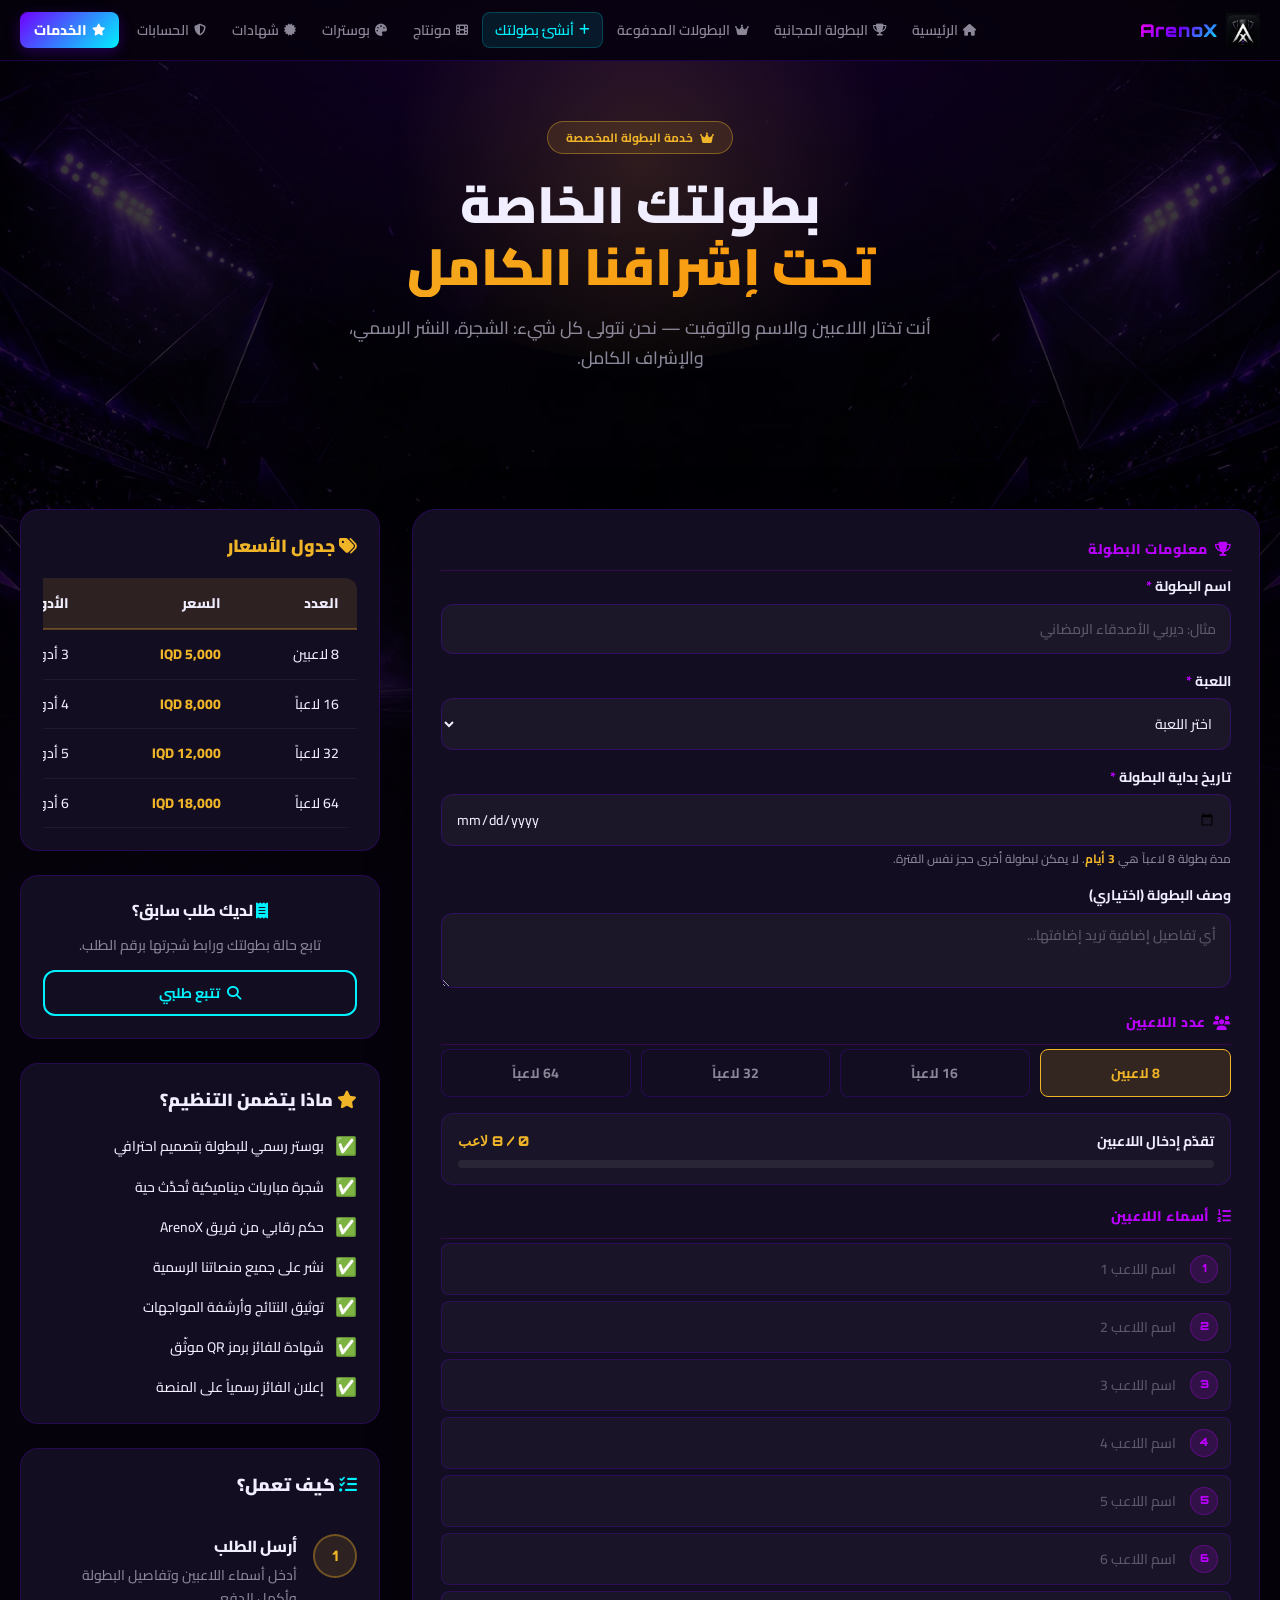
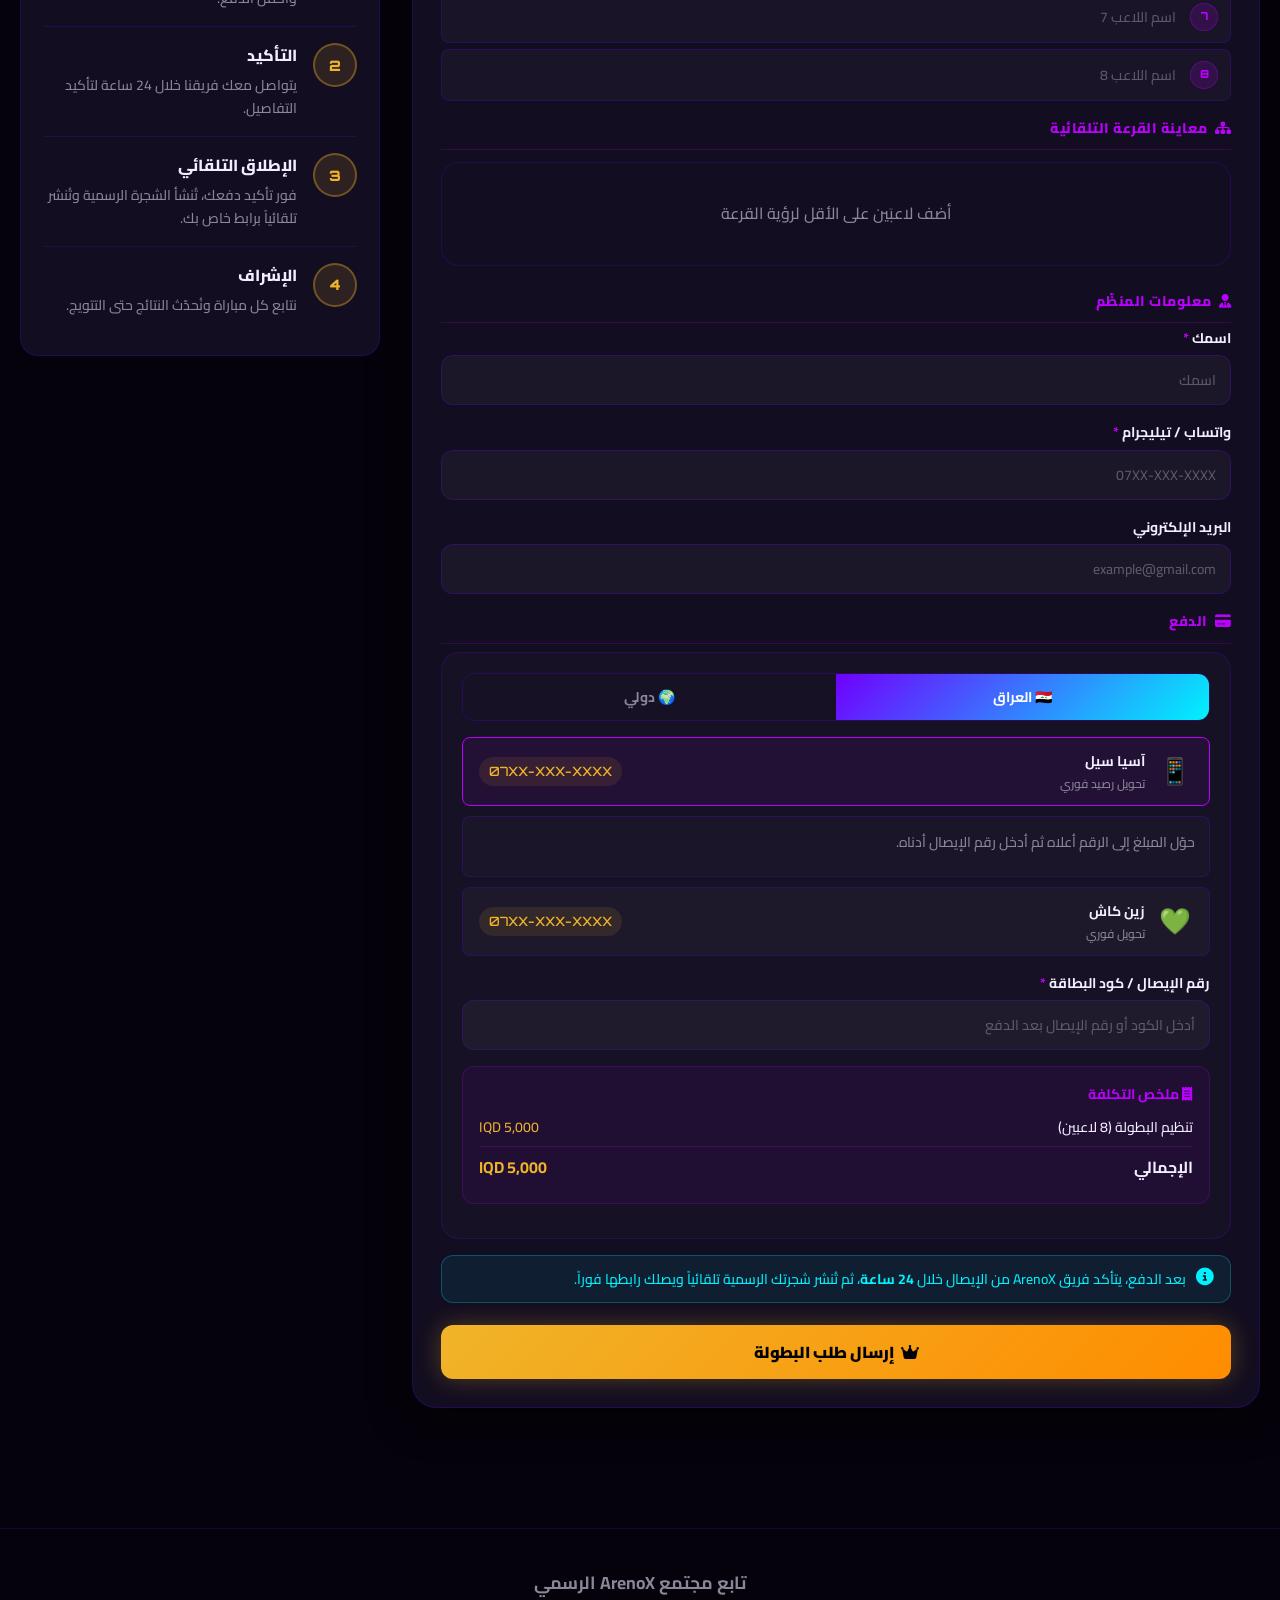
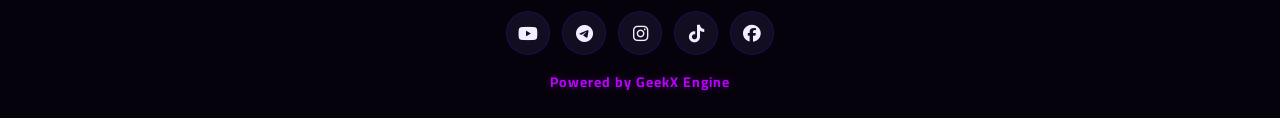
<file: pages/custom-tournament.html>
<!DOCTYPE html>
<html lang="ar" dir="rtl">
<head>
  <meta charset="UTF-8">
  <meta name="viewport" content="width=device-width, initial-scale=1.0">
  <title>بطولتك الخاصة — ArenoX</title>
  <link rel="stylesheet" href="../css/style.css">
  <link rel="icon" href="../image/ArenoX-logo.png" type="image/x-icon">
  <link rel="stylesheet" href="https://cdnjs.cloudflare.com/ajax/libs/font-awesome/6.5.0/css/all.min.css">
  <style>
  .price-table { width:100%; min-width:380px; border-collapse:collapse; border-radius:var(--r-md); overflow:hidden; }
  .price-table th { background:rgba(240,180,41,0.12); padding:14px 18px; color:var(--white); font-weight:800; font-size:var(--fs-sm); border-bottom:2px solid rgba(240,180,41,0.3); text-align:right; }
  .price-table td { padding:13px 18px; border-bottom:1px solid rgba(255,255,255,0.05); font-size:var(--fs-sm); }
  .price-table tbody tr:hover { background:rgba(240,180,41,0.05); }
  .size-btn { padding:10px 20px; border-radius:var(--r-sm); border:1.5px solid var(--border); background:var(--card); color:var(--muted); font-family:'Cairo',sans-serif; font-size:var(--fs-sm); font-weight:700; cursor:pointer; transition:var(--t); flex:1 1 auto; min-width:90px; }
  .size-btn:hover { border-color:var(--gold); color:var(--gold); }
  .size-btn.sel { background:rgba(240,180,41,0.15); border-color:var(--gold); color:var(--gold); }
  .progress-bar { height:8px; background:rgba(255,255,255,0.07); border-radius:4px; overflow:hidden; margin-top:8px; }
  .progress-fill { height:100%; background:linear-gradient(90deg,#f0b429,#ff8c00); border-radius:4px; transition:width .5s ease; }
  .step-circle { width:44px; height:44px; border-radius:50%; background:rgba(240,180,41,0.12); border:2px solid rgba(240,180,41,0.35); display:flex; align-items:center; justify-content:center; font-family:'Orbitron',sans-serif; font-weight:900; color:var(--gold); font-size:.9rem; flex-shrink:0; }
  .step-item { display:flex; gap:16px; align-items:flex-start; padding:16px 0; border-bottom:1px solid var(--border); }
  .step-item:last-child { border-bottom:none; }
  .step-body { min-width:0; }
  .step-body h4 { font-size:var(--fs-base); font-weight:800; margin-bottom:5px; }
  .step-body p  { font-size:var(--fs-sm); color:var(--muted); line-height:1.65; overflow-wrap:break-word; }
  @media(max-width:480px){
    .step-circle{width:38px;height:38px;font-size:.8rem;}
    .price-table th,.price-table td{padding:10px 12px;font-size:var(--fs-xs);}
  }
  </style>
</head>
<body>
<div class="img-background"><img src="../image/stadium-glow.jpg" alt="ArenoX"></div>

<!-- NAVBAR -->
<nav class="navbar">
  <div class="nav-inner">
    <a href="../index.html" class="nav-logo">
      <img src="../image/ArenoX-logo.png" class="logo-img" alt="ArenoX" onerror="this.style.display='none'">
      <span class="logo-text">ArenoX</span>
    </a>
    <button class="nav-toggle"><i class="fas fa-bars"></i></button>
    <div class="nav-links">
      <a href="../index.html"><i class="fas fa-home"></i> الرئيسية</a>
      <a href="tournaments.html"><i class="fas fa-trophy"></i> البطولة المجانية</a>
      <a href="paid-tournaments.html"><i class="fas fa-crown"></i> البطولات المدفوعة</a>
      <a href="custom-tournament.html" class="active"><i class="fas fa-plus"></i> أنشئ بطولتك</a>
      <a href="montage.html"><i class="fas fa-film"></i> مونتاج</a>
      <a href="poster.html"><i class="fas fa-palette"></i> بوسترات</a>
      <a href="certificates.html"><i class="fas fa-certificate"></i> شهادات</a>
      <a href="accounts.html"><i class="fas fa-shield-alt"></i> الحسابات</a>
      <a href="payment.html" class="nav-cta"><i class="fas fa-star"></i> الخدمات</a>
    </div>
  </div>
</nav>

<!-- HERO -->
<section class="hero">
  <div class="hero-glow" style="background:radial-gradient(circle,rgba(240,180,41,0.15),transparent 70%)"></div>
  <div class="hero-badge" style="background:rgba(240,180,41,0.12);border-color:rgba(240,180,41,0.4);color:var(--gold)">
    <i class="fas fa-crown"></i> خدمة البطولة المخصصة
  </div>
  <h1>بطولتك الخاصة<br><span class="line2 grad-gold">تحت إشرافنا الكامل</span></h1>
  <p>أنت تختار اللاعبين والاسم والتوقيت — نحن نتولى كل شيء: الشجرة، النشر الرسمي، والإشراف الكامل.</p>
</section>

<section class="section">
  <div class="container">
    <div style="display:grid;grid-template-columns:1fr 360px;gap:32px;align-items:start" class="custom-layout">

      <!-- ══ نموذج الطلب ══ -->
      <div id="formArea">
        <div class="form-card">
          <!-- القسم 1: معلومات البطولة -->
          <div class="form-sec-title"><i class="fas fa-trophy"></i> معلومات البطولة</div>

          <div class="form-group">
            <label>اسم البطولة <span class="req">*</span></label>
            <input type="text" id="tName" placeholder="مثال: ديربي الأصدقاء الرمضاني" required maxlength="60">
          </div>

          <div class="form-group">
            <label>اللعبة <span class="req">*</span></label>
            <select id="tGame" required>
              <option value="">اختر اللعبة</option>
              <option>eFootball (PES)</option>
              <option>EA FC 25</option>
              <option>Call of Duty</option>
              <option>Fortnite</option>
              <option>أخرى</option>
            </select>
          </div>

          <div class="form-group">
            <label>تاريخ بداية البطولة <span class="req">*</span></label>
            <input type="date" id="tDate" required>
            <small id="durationHint">حدد عدد اللاعبين أولاً لمعرفة مدة البطولة المحجوزة.</small>
          </div>

          <div id="bookedDatesBox" style="display:none;background:rgba(255,170,0,0.06);border:1px solid rgba(255,170,0,0.25);border-radius:var(--r-md);padding:14px 16px;margin-bottom:20px">
            <div style="font-size:var(--fs-sm);font-weight:700;color:#ffaa00;margin-bottom:8px"><i class="fas fa-calendar-times"></i> مواعيد محجوزة حالياً (غير متاحة)</div>
            <div id="bookedDatesList" style="font-size:var(--fs-xs);color:var(--muted);display:flex;flex-direction:column;gap:4px"></div>
          </div>

          <div class="form-group">
            <label>وصف البطولة (اختياري)</label>
            <textarea id="tDesc" placeholder="أي تفاصيل إضافية تريد إضافتها..." style="min-height:75px"></textarea>
          </div>

          <!-- القسم 2: حجم البطولة -->
          <div class="form-sec-title mt-16"><i class="fas fa-users"></i> عدد اللاعبين</div>

          <div style="display:flex;flex-wrap:wrap;gap:10px;margin-bottom:16px" id="sizeBtns">
            <button class="size-btn sel" onclick="setSize(8,  this)"> 8 لاعبين</button>
            <button class="size-btn"     onclick="setSize(16, this)">16 لاعباً</button>
            <button class="size-btn"     onclick="setSize(32, this)">32 لاعباً</button>
            <button class="size-btn"     onclick="setSize(64, this)">64 لاعباً</button>
          </div>

          <div style="background:rgba(255,255,255,0.03);border:1px solid var(--border);border-radius:var(--r-md);padding:16px;margin-bottom:20px">
            <div class="flex-between" style="margin-bottom:7px">
              <span style="font-size:var(--fs-sm);font-weight:700">تقدّم إدخال اللاعبين</span>
              <span id="playersProgress" style="font-family:'Orbitron',sans-serif;font-size:.85rem;color:var(--gold);font-weight:900">0 / 8</span>
            </div>
            <div class="progress-bar"><div class="progress-fill" id="playersBar" style="width:0%"></div></div>
          </div>

          <!-- قائمة إدخال اللاعبين -->
          <div class="form-sec-title"><i class="fas fa-list-ol"></i> أسماء اللاعبين</div>
          <div id="playersList"></div>

          <!-- معاينة القرعة -->
          <div class="form-sec-title mt-16"><i class="fas fa-sitemap"></i> معاينة القرعة التلقائية</div>
          <div class="custom-bracket-preview" id="bracketPreview">
            <p style="text-align:center;color:var(--muted);padding:16px">أضف لاعبَين على الأقل لرؤية القرعة</p>
          </div>

          <!-- القسم 3: معلومات المنظم -->
          <div class="form-sec-title mt-24"><i class="fas fa-user-tie"></i> معلومات المنظّم</div>

          <div class="form-group">
            <label>اسمك <span class="req">*</span></label>
            <input type="text" id="orgName" placeholder="اسمك" required>
          </div>

          <div class="form-group">
            <label>واتساب / تيليجرام <span class="req">*</span></label>
            <input type="tel" id="orgContact" placeholder="07XX-XXX-XXXX" required>
          </div>

          <div class="form-group">
            <label>البريد الإلكتروني</label>
            <input type="email" id="orgEmail" placeholder="example@gmail.com">
          </div>

          <!-- القسم 4: الدفع -->
          <div class="form-sec-title mt-8"><i class="fas fa-credit-card"></i> الدفع</div>

          <div class="pay-box" id="customPayBox">
            <div class="pay-tabs">
              <button class="pay-tab active" data-tab="cpay-iq">🇮🇶 العراق</button>
              <button class="pay-tab" data-tab="cpay-intl">🌍 دولي</button>
            </div>

            <div id="cpay-iq" class="pay-content active">
              <div class="pay-method sel" data-method="asia">
                <div class="pay-method-ico">📱</div>
                <div class="pay-method-info"><h4>آسيا سيل</h4><p>تحويل رصيد فوري</p></div>
                <div class="pay-num" id="asiaNum2">07XX-XXX-XXXX</div>
              </div>
              <div class="pay-detail open" data-detail="asia">
                <p style="font-size:var(--fs-sm);color:var(--muted);margin-bottom:8px">حوّل المبلغ إلى الرقم أعلاه ثم أدخل رقم الإيصال أدناه.</p>
              </div>
              <div class="pay-method" data-method="zain">
                <div class="pay-method-ico">💚</div>
                <div class="pay-method-info"><h4>زين كاش</h4><p>تحويل فوري</p></div>
                <div class="pay-num" id="zainNum2">07XX-XXX-XXXX</div>
              </div>
              <div class="pay-detail" data-detail="zain">
                <p style="font-size:var(--fs-sm);color:var(--muted)">حوّل المبلغ إلى رقم زين كاش أعلاه ثم أدخل رقم الإيصال.</p>
              </div>
            </div>

            <div id="cpay-intl" class="pay-content">
              <div class="pay-method" data-method="google">
                <div class="pay-method-ico">🎁</div>
                <div class="pay-method-info"><h4>Google Play Gift Card</h4><p>أرسل كود البطاقة</p></div>
              </div>
              <div class="pay-detail" data-detail="google">
                <p style="font-size:var(--fs-sm);color:var(--muted)">اشترِ بطاقة Google Play بقيمة المبلغ المطلوب وأرسل الكود أدناه.</p>
              </div>
              <div class="pay-method" data-method="apple">
                <div class="pay-method-ico">🍎</div>
                <div class="pay-method-info"><h4>Apple Gift Card</h4><p>أرسل كود البطاقة</p></div>
              </div>
              <div class="pay-detail" data-detail="apple">
                <p style="font-size:var(--fs-sm);color:var(--muted)">اشترِ Apple Gift Card بقيمة المبلغ المطلوب وأرسل الكود أدناه.</p>
              </div>
            </div>

            <div class="form-group mt-16">
              <label>رقم الإيصال / كود البطاقة <span class="req">*</span></label>
              <input type="text" id="customPayCode" placeholder="أدخل الكود أو رقم الإيصال بعد الدفع" required>
            </div>

            <!-- ملخص السعر -->
            <div class="order-sum" id="priceSummary">
              <h4><i class="fas fa-receipt"></i> ملخص التكلفة</h4>
              <div class="o-row"><span>تنظيم البطولة (8 لاعبين)</span><span style="color:var(--gold)">5,000 IQD</span></div>
              <div class="o-row o-total"><strong>الإجمالي</strong><strong style="color:var(--gold)" id="totalPrice">5,000 IQD</strong></div>
            </div>
          </div>

          <div class="alert alert-info mt-16">
            <i class="fas fa-info-circle" style="flex-shrink:0;font-size:1.1rem"></i>
            <div>بعد الدفع، يتأكد فريق ArenoX من الإيصال خلال <strong>24 ساعة</strong>، ثم تُنشر شجرتك الرسمية تلقائياً ويصلك رابطها فوراً.</div>
          </div>

          <button class="btn btn-gold btn-full btn-lg mt-8" id="submitCustomBtn" onclick="submitCustom()">
            <i class="fas fa-crown"></i> إرسال طلب البطولة
          </button>
        </div>

        <div id="notifBox" style="margin-top:12px"></div>
      </div>

      <!-- ══ الشريط الجانبي ══ -->
      <div>
        <!-- جدول الأسعار -->
        <div class="card mb-24">
          <h3 style="font-size:var(--fs-md);font-weight:900;margin-bottom:18px;color:var(--gold)">
            <i class="fas fa-tags"></i> جدول الأسعار
          </h3>
          <div style="overflow-x:auto">
            <table class="price-table">
              <thead>
                <tr>
                  <th>العدد</th>
                  <th>السعر</th>
                  <th>الأدوار</th>
                </tr>
              </thead>
              <tbody>
                <tr><td>8 لاعبين</td><td style="color:var(--gold);font-weight:800">5,000 IQD</td><td>3 أدوار</td></tr>
                <tr><td>16 لاعباً</td><td style="color:var(--gold);font-weight:800">8,000 IQD</td><td>4 أدوار</td></tr>
                <tr><td>32 لاعباً</td><td style="color:var(--gold);font-weight:800">12,000 IQD</td><td>5 أدوار</td></tr>
                <tr><td>64 لاعباً</td><td style="color:var(--gold);font-weight:800">18,000 IQD</td><td>6 أدوار</td></tr>
              </tbody>
            </table>
          </div>
        </div>

        <!-- تتبع طلب سابق -->
        <div class="card mb-24" style="text-align:center">
          <h3 style="font-size:var(--fs-base);font-weight:800;margin-bottom:10px">
            <i class="fas fa-receipt" style="color:var(--cyan)"></i> لديك طلب سابق؟
          </h3>
          <p style="font-size:var(--fs-sm);color:var(--muted);margin-bottom:14px">تابع حالة بطولتك ورابط شجرتها برقم الطلب.</p>
          <a href="track-order.html" class="btn btn-outline btn-full"><i class="fas fa-search"></i> تتبع طلبي</a>
        </div>

        <!-- ماذا نقدم -->
        <div class="card mb-24">
          <h3 style="font-size:var(--fs-md);font-weight:900;margin-bottom:18px">
            <i class="fas fa-star" style="color:var(--gold)"></i> ماذا يتضمن التنظيم؟
          </h3>
          <div style="display:flex;flex-direction:column;gap:12px">
            <div class="flex" style="gap:11px"><span style="color:var(--green);font-size:1.1rem">✅</span><span style="font-size:var(--fs-sm)">بوستر رسمي للبطولة بتصميم احترافي</span></div>
            <div class="flex" style="gap:11px"><span style="color:var(--green);font-size:1.1rem">✅</span><span style="font-size:var(--fs-sm)">شجرة مباريات ديناميكية تُحدَّث حية</span></div>
            <div class="flex" style="gap:11px"><span style="color:var(--green);font-size:1.1rem">✅</span><span style="font-size:var(--fs-sm)">حكم رقابي من فريق ArenoX</span></div>
            <div class="flex" style="gap:11px"><span style="color:var(--green);font-size:1.1rem">✅</span><span style="font-size:var(--fs-sm)">نشر على جميع منصاتنا الرسمية</span></div>
            <div class="flex" style="gap:11px"><span style="color:var(--green);font-size:1.1rem">✅</span><span style="font-size:var(--fs-sm)">توثيق النتائج وأرشفة المواجهات</span></div>
            <div class="flex" style="gap:11px"><span style="color:var(--green);font-size:1.1rem">✅</span><span style="font-size:var(--fs-sm)">شهادة للفائز برمز QR موثّق</span></div>
            <div class="flex" style="gap:11px"><span style="color:var(--green);font-size:1.1rem">✅</span><span style="font-size:var(--fs-sm)">إعلان الفائز رسمياً على المنصة</span></div>
          </div>
        </div>

        <!-- الخطوات -->
        <div class="card">
          <h3 style="font-size:var(--fs-md);font-weight:900;margin-bottom:18px">
            <i class="fas fa-list-check" style="color:var(--cyan)"></i> كيف تعمل؟
          </h3>
          <div class="step-item">
            <div class="step-circle">1</div>
            <div class="step-body"><h4>أرسل الطلب</h4><p>أدخل أسماء اللاعبين وتفاصيل البطولة وأكمل الدفع.</p></div>
          </div>
          <div class="step-item">
            <div class="step-circle">2</div>
            <div class="step-body"><h4>التأكيد</h4><p>يتواصل معك فريقنا خلال 24 ساعة لتأكيد التفاصيل.</p></div>
          </div>
          <div class="step-item">
            <div class="step-circle">3</div>
            <div class="step-body"><h4>الإطلاق التلقائي</h4><p>فور تأكيد دفعك، تُنشأ الشجرة الرسمية وتُنشر تلقائياً برابط خاص بك.</p></div>
          </div>
          <div class="step-item">
            <div class="step-circle">4</div>
            <div class="step-body"><h4>الإشراف</h4><p>نتابع كل مباراة ونُحدّث النتائج حتى التتويج.</p></div>
          </div>
        </div>
      </div>

    </div>
  </div>
</section>

<style>
@media(max-width:900px) { .custom-layout { grid-template-columns:1fr !important; } }
</style>

<footer>
  <h4>تابع مجتمع ArenoX الرسمي</h4>
  <div class="social-row">
    <a href="https://www.facebook.com/share/1CnYJyZErw/" class="social-btn" target="_blank"><i class="fab fa-facebook"></i></a>
    <a href="https://www.tiktok.com/@arenox7" class="social-btn" target="_blank"><i class="fab fa-tiktok"></i></a>
    <a href="https://www.instagram.com/are.nox" class="social-btn" target="_blank"><i class="fab fa-instagram"></i></a>
    <a href="https://t.me/arenox7" class="social-btn" target="_blank"><i class="fab fa-telegram"></i></a>
    <a href="https://www.youtube.com/@Aren.0X" class="social-btn" target="_blank"><i class="fab fa-youtube"></i></a>
  </div>
  <p class="powered">Powered by GeekX Engine</p>
</footer>

<script src="../js/core.js"></script>
<script>
// ── جدول الأسعار ─────────────────────────────────
const PRICES = { 8:5000, 16:8000, 32:12000, 64:18000 };
const ROUNDS = { 8:3, 16:4, 32:5, 64:6 };
const DURATION_DAYS = { 8:3, 16:4, 32:5, 64:6 }; // مدة حجز البطولة بالأيام حسب عدد اللاعبين

let bookedRanges = []; // [{name, start, end}] تُحمّل من السيرفر

function setSize(n, btn) {
  CustomTournament.size = n;
  CustomTournament.players = CustomTournament.players.slice(0, n);
  $$('.size-btn').forEach(b => b.classList.remove('sel'));
  btn.classList.add('sel');
  CustomTournament.renderPlayersList('playersList');
  CustomTournament.renderPreview('bracketPreview');
  // تحديث السعر
  const price = PRICES[n];
  document.getElementById('totalPrice').textContent = fmtNum(price) + ' IQD';
  const sumEl = document.getElementById('priceSummary');
  if (sumEl) sumEl.querySelector('.o-row:first-child').innerHTML = `<span>تنظيم البطولة (${n} لاعباً)</span><span style="color:var(--gold)">${fmtNum(price)} IQD</span>`;
  updateDurationHint();
}

function updateDurationHint() {
  const n = CustomTournament.size;
  const days = DURATION_DAYS[n] || 3;
  const hint = document.getElementById('durationHint');
  const dateInput = document.getElementById('tDate');
  if (hint) {
    let extra = '';
    if (dateInput && dateInput.value) {
      const end = addDays(dateInput.value, days - 1);
      extra = ` — من ${dateInput.value} إلى ${end}`;
    }
    hint.innerHTML = `مدة بطولة ${n} لاعباً هي <strong style="color:var(--gold)">${days} أيام</strong>${extra}. لا يمكن لبطولة أخرى حجز نفس الفترة.`;
  }
}

function addDays(dateStr, days) {
  const d = new Date(dateStr + 'T00:00:00');
  d.setDate(d.getDate() + days);
  return d.toISOString().slice(0,10);
}

function rangesOverlap(s1, e1, s2, e2) {
  return !(e1 < s2 || s1 > e2);
}

async function loadBookedDates() {
  try {
    const res  = await fetch(ARENOX.SCRIPT_URL + '?get=bookeddates');
    const data = await res.json();
    bookedRanges = data?.booked || [];
    renderBookedDatesBox();
  } catch (e) { /* صامت — التحقق النهائي يحصل بالسيرفر دائماً */ }
}

function renderBookedDatesBox() {
  const box  = document.getElementById('bookedDatesBox');
  const list = document.getElementById('bookedDatesList');
  if (!box || !list) return;
  if (!bookedRanges.length) { box.style.display = 'none'; return; }

  // نعرض فقط المواعيد القادمة أو الجارية (نتجاهل اللي خلصت بالماضي)
  const today = new Date().toISOString().slice(0,10);
  const upcoming = bookedRanges.filter(r => r.end >= today);
  if (!upcoming.length) { box.style.display = 'none'; return; }

  box.style.display = 'block';
  list.innerHTML = upcoming
    .sort((a,b) => a.start.localeCompare(b.start))
    .map(r => `<div><i class="fas fa-circle" style="font-size:.5rem;color:#ffaa00;margin-left:6px"></i> ${r.start} → ${r.end} <span style="color:var(--muted)">(${r.name||'بطولة محجوزة'})</span></div>`)
    .join('');
}

function checkDateConflictClientSide(startStr, days) {
  const endStr = addDays(startStr, days - 1);
  const today  = new Date().toISOString().slice(0,10);
  if (startStr < today) return { conflict:true, message:'لا يمكن اختيار تاريخ في الماضي.' };
  for (const r of bookedRanges) {
    if (rangesOverlap(startStr, endStr, r.start, r.end)) {
      return { conflict:true, message:`هذا الموعد يتعارض مع بطولة "${r.name||'محجوزة'}" (${r.start} → ${r.end}).` };
    }
  }
  return { conflict:false, endStr };
}

// ── إرسال الطلب ──────────────────────────────────
async function submitCustom() {
  const tName    = document.getElementById('tName').value.trim();
  const tGame    = document.getElementById('tGame').value;
  const tDate    = document.getElementById('tDate').value;
  const orgName  = document.getElementById('orgName').value.trim();
  const orgCnt   = document.getElementById('orgContact').value.trim();
  const payCode  = document.getElementById('customPayCode').value.trim();

  if (!tName)   { toast('أدخل اسم البطولة','warning'); return; }
  if (!tGame)   { toast('اختر اللعبة','warning'); return; }
  if (!tDate)   { toast('اختر تاريخ بداية البطولة','warning'); return; }
  if (!orgName) { toast('أدخل اسمك','warning'); return; }
  if (!orgCnt)  { toast('أدخل رقم التواصل','warning'); return; }
  if (!payCode) { toast('أدخل رقم الإيصال أو كود البطاقة','warning'); return; }

  const named = CustomTournament.players.filter(p => p?.name);
  if (named.length < 2) { toast('أضف لاعبَين على الأقل','warning'); return; }

  // تحقق فوري من تعارض الموعد قبل الإرسال (التحقق الحاسم يبقى دائماً بالسيرفر)
  const size       = CustomTournament.size;
  const days       = DURATION_DAYS[size] || 3;
  const clientCheck = checkDateConflictClientSide(tDate, days);
  if (clientCheck.conflict) { toast(clientCheck.message, 'error'); return; }

  const btn = document.getElementById('submitCustomBtn');
  setLoading(btn, true);

  // توليد الشجرة
  const bracket = CustomTournament.generateBracket();
  const price   = PRICES[size];
  const orderId = genId();

  const payload = {
    action:       'custom_tournament',
    service:      'custom_tournament',
    orderId,
    tournamentName:  tName,
    game:            tGame,
    tournamentDate:  tDate,
    description:     document.getElementById('tDesc').value,
    organizerName:   orgName,
    organizerContact:orgCnt,
    organizerEmail:  document.getElementById('orgEmail').value,
    size,
    price: price + ' IQD',
    players:     named.map(p=>p.name).join(' | '),
    playersList: JSON.stringify(named.map(p=>p.name)),
    bracketJSON: JSON.stringify(bracket),
    payCode,
    timestamp: fmtDate(),
  };

  const result = await sendToServices(payload);
  setLoading(btn, false);

  if (result.success) {
    const endDateStr = result.endDate || addDays(tDate, days - 1);
    document.getElementById('formArea').innerHTML = `
      <div class="success-state">
        <div class="success-icon">👑</div>
        <h3 style="color:var(--gold)">تم استلام طلب بطولتك!</h3>
        <p>سيتأكد فريق ArenoX من الدفع، وستُنشر بطولتك وشجرتها الرسمية تلقائياً فور التأكيد.</p>
        <div class="order-id-tag">${orderId}</div>
        <div class="card mt-24" style="text-align:right;max-width:420px;margin:24px auto 0">
          <h4 style="color:var(--gold);margin-bottom:14px"><i class="fas fa-info-circle"></i> ملخص طلبك</h4>
          <div class="o-row"><span>اسم البطولة</span><span style="color:var(--gold);font-weight:700">${tName}</span></div>
          <div class="o-row"><span>اللعبة</span><span>${tGame}</span></div>
          <div class="o-row"><span>عدد اللاعبين</span><span>${named.length} / ${size}</span></div>
          <div class="o-row"><span>فترة البطولة المحجوزة</span><span style="color:var(--cyan);font-weight:700">${tDate} → ${endDateStr}</span></div>
          <div class="o-row"><span>المبلغ المدفوع</span><span style="color:var(--gold);font-weight:800">${fmtNum(price)} IQD</span></div>
        </div>
        <div class="alert alert-info mt-16" style="max-width:420px;margin:16px auto 0;text-align:right">
          <i class="fas fa-bookmark" style="flex-shrink:0;font-size:1.1rem"></i>
          <div>احفظ رقم طلبك أعلاه — استخدمه في صفحة <strong>"تتبع طلبي"</strong> لمعرفة حالة بطولتك ورابط شجرتها فور نشرها.</div>
        </div>
        <div class="flex mt-24" style="justify-content:center;flex-wrap:wrap;gap:12px">
          <a href="track-order.html?id=${orderId}" class="btn btn-gold">
            <i class="fas fa-receipt"></i> تتبع طلبي
          </a>
          <a href="https://wa.me/${ARENOX.WHATSAPP}?text=طلب+بطولة+${encodeURIComponent(tName)}+رقم+${orderId}" target="_blank" class="btn btn-success">
            <i class="fab fa-whatsapp"></i> تواصل واتساب
          </a>
          <a href="../index.html" class="btn btn-ghost">
            <i class="fas fa-home"></i> الرئيسية
          </a>
        </div>
      </div>`;
  } else {
    if (result.conflict) {
      showNotif(result.message || 'هذا الموعد محجوز من بطولة أخرى، يرجى اختيار تاريخ آخر.', 'error');
      if (result.suggestedDate) {
        const hint = document.getElementById('durationHint');
        if (hint) hint.innerHTML += `<br><span style="color:var(--cyan)">أقرب موعد متاح: ${result.suggestedDate}</span>`;
      }
      loadBookedDates(); // تحديث القائمة فوراً
    } else {
      showNotif(result.message || 'حدث خطأ في الإرسال. تواصل معنا عبر واتساب مباشرةً.', 'error');
    }
  }
}

// ── تهيئة ────────────────────────────────────────
document.addEventListener('DOMContentLoaded', () => {
  CustomTournament.size = 8;
  CustomTournament.renderPlayersList('playersList');
  CustomTournament.renderPreview('bracketPreview');

  // نظام الدفع
  $$('.pay-tab', document.getElementById('customPayBox')).forEach(tab => {
    tab.addEventListener('click', () => {
      $$('.pay-tab, .pay-content', document.getElementById('customPayBox')).forEach(e => e.classList.remove('active','open'));
      tab.classList.add('active');
      const cnt = document.getElementById(tab.dataset.tab);
      if (cnt) cnt.classList.add('active');
    });
  });
  $$('.pay-method', document.getElementById('customPayBox')).forEach(card => {
    card.addEventListener('click', () => {
      const parent = card.closest('.pay-content');
      $$('.pay-method', parent).forEach(c => c.classList.remove('sel'));
      card.classList.add('sel');
      $$('.pay-detail', parent).forEach(d => d.classList.remove('open'));
      const det = parent.querySelector(`[data-detail="${card.dataset.method}"]`);
      if (det) det.classList.add('open');
    });
  });

  // ربط أرقام الدفع من الـ config
  const asiaEl = document.getElementById('asiaNum2');
  const zainEl = document.getElementById('zainNum2');
  if (asiaEl) asiaEl.textContent = ARENOX.ASIA_NUM;
  if (zainEl) zainEl.textContent = ARENOX.ZAIN_NUM;

  // نظام حجز التواريخ
  const tDateEl = document.getElementById('tDate');
  if (tDateEl) {
    const todayStr = new Date().toISOString().slice(0,10);
    tDateEl.setAttribute('min', todayStr);
    tDateEl.addEventListener('change', updateDurationHint);
  }
  updateDurationHint();
  loadBookedDates();
});
</script>
</body>
</html>
</file>
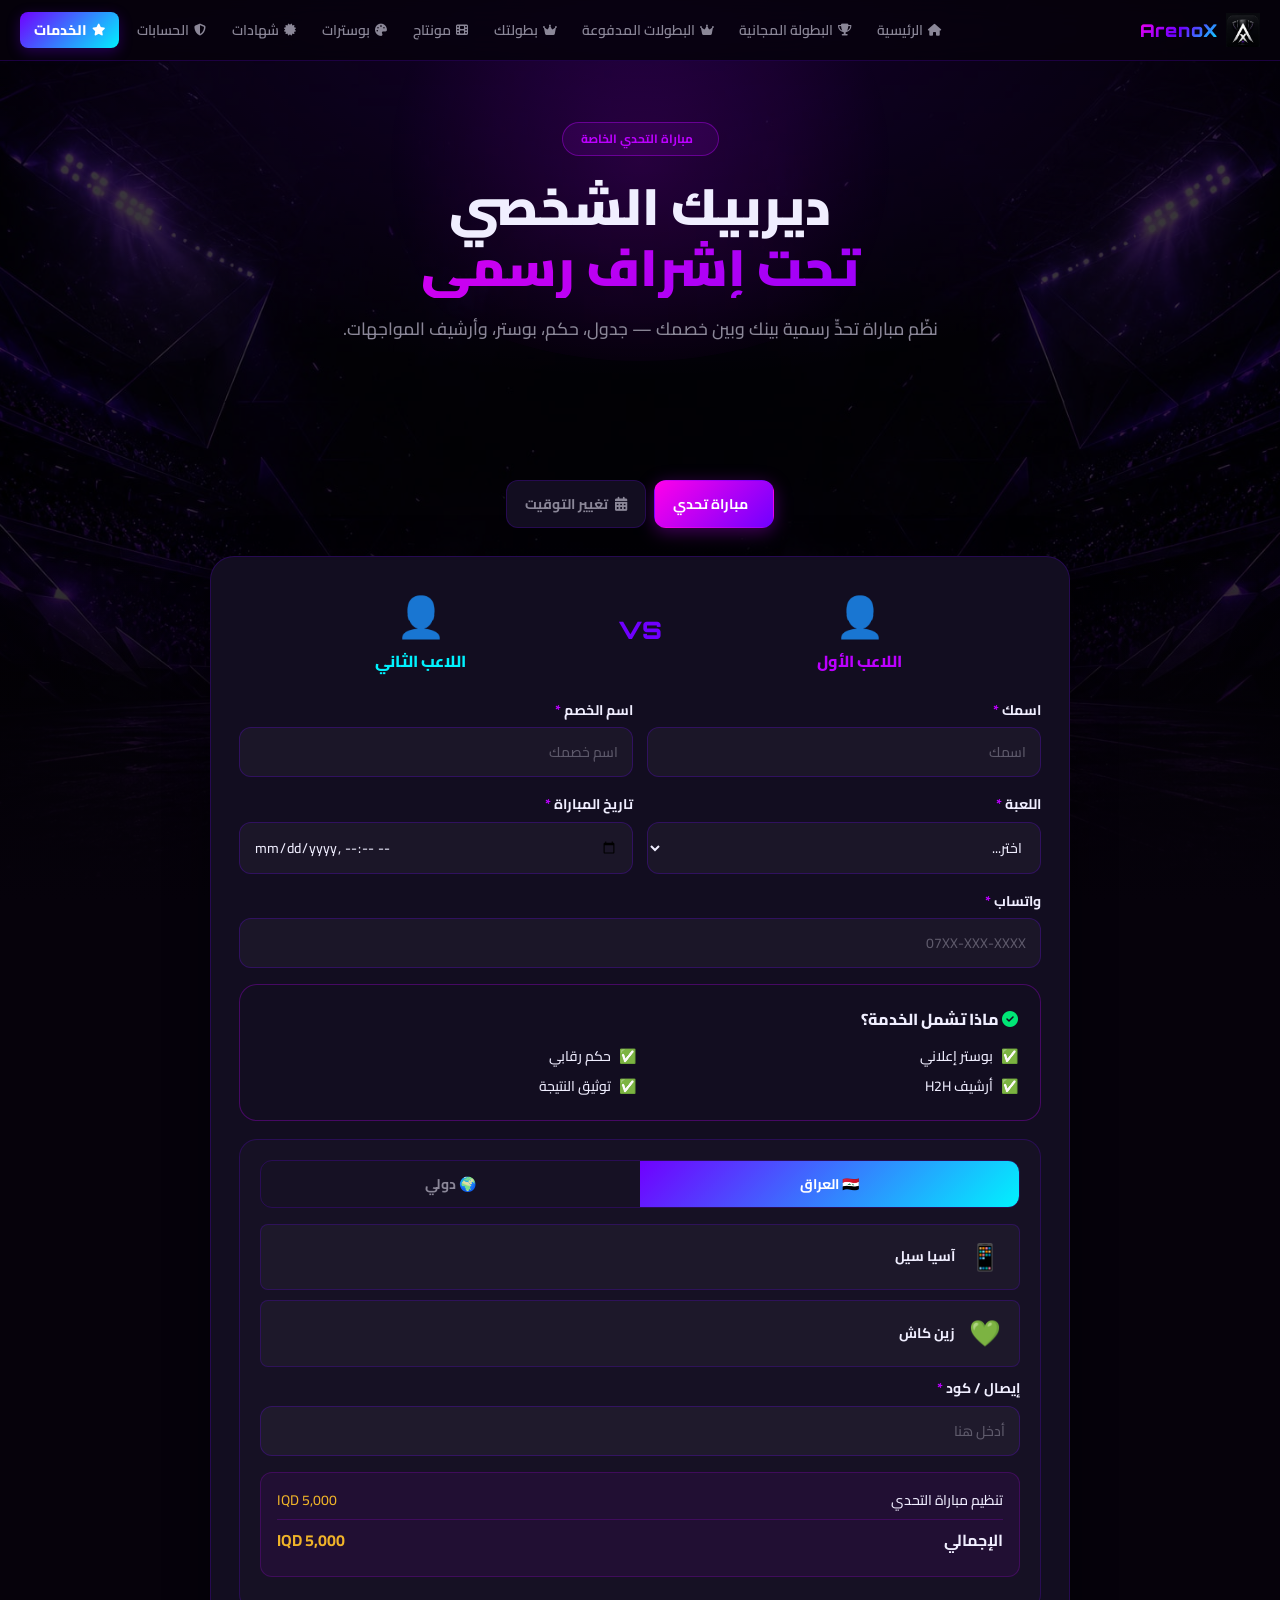
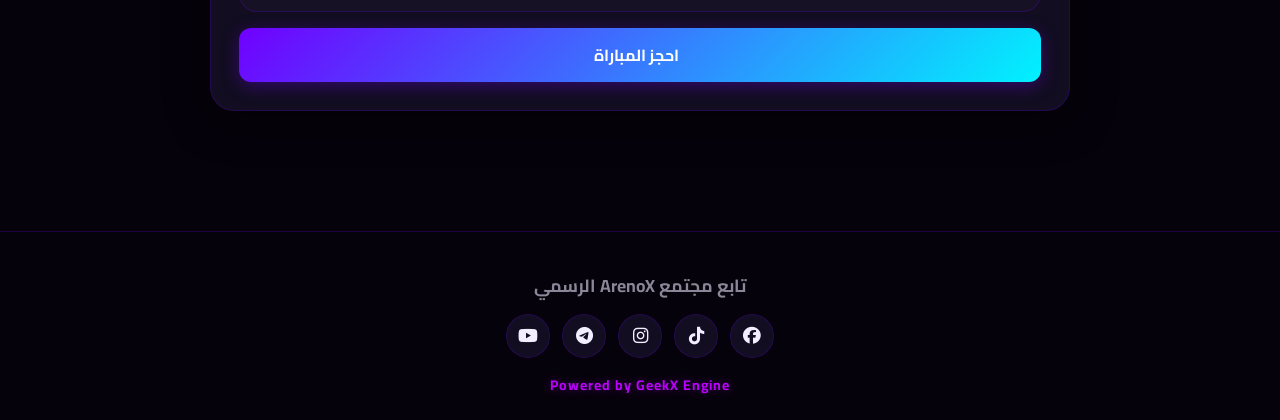
<file: pages/matchmaking.html>
<!DOCTYPE html>
<html lang="ar" dir="rtl">
<head>
  <meta charset="UTF-8">
  <meta name="viewport" content="width=device-width, initial-scale=1.0">
  <title>مباراة التحدي — ArenoX</title>
  <link rel="stylesheet" href="../css/style.css">
  <link rel="icon" href="../image/ArenoX-logo.png" type="image/x-icon">
  <link rel="stylesheet" href="https://cdnjs.cloudflare.com/ajax/libs/font-awesome/6.5.0/css/all.min.css">
  <style>
  @media(max-width:480px){
    .vs-preview-row{grid-template-columns:1fr !important;gap:8px !important;}
    .vs-preview-row > div:nth-child(2){order:2;}
  }
  </style>
</head>
<body>
<div class="img-background"><img src="../image/stadium-glow.jpg" alt="ArenoX"></div><nav class="navbar"><div class="nav-inner">
    <a href="../index.html" class="nav-logo"><img src="../image/ArenoX-logo.png" class="logo-img" alt="ArenoX" onerror="this.style.display='none'"><span class="logo-text">ArenoX</span></a>
    <button class="nav-toggle"><i class="fas fa-bars"></i></button>
    <div class="nav-links">
      <a href="../index.html"><i class="fas fa-home"></i> الرئيسية</a>
      <a href="tournaments.html"><i class="fas fa-trophy"></i> البطولة المجانية</a>
      <a href="paid-tournaments.html"><i class="fas fa-crown"></i> البطولات المدفوعة</a>
      <a href="custom-tournament.html"><i class="fas fa-crown"></i> بطولتك</a>
      <a href="montage.html"><i class="fas fa-film"></i> مونتاج</a>
      <a href="poster.html"><i class="fas fa-palette"></i> بوسترات</a>
      <a href="certificates.html"><i class="fas fa-certificate"></i> شهادات</a>
      <a href="accounts.html"><i class="fas fa-shield-alt"></i> الحسابات</a>
      <a href="payment.html" class="nav-cta"><i class="fas fa-star"></i> الخدمات</a>
    </div>
</div></nav>
<section class="hero"><div class="hero-glow"></div>
  <div class="hero-badge"><i class="fas fa-swords"></i> مباراة التحدي الخاصة</div>
  <h1>ديربيك الشخصي<br><span class="line2 grad-purple">تحت إشراف رسمي</span></h1>
  <p>نظّم مباراة تحدٍّ رسمية بينك وبين خصمك — جدول، حكم، بوستر، وأرشيف المواجهات.</p>
</section>
<section class="section"><div class="container-sm">
  <div class="tabs-bar"><button id="btn-tab-derby" class="tab-btn active" onclick="switchTab2('derby')"><i class="fas fa-swords"></i> مباراة تحدي</button><button id="btn-tab-reschedule" class="tab-btn" onclick="switchTab2('reschedule')"><i class="fas fa-calendar-alt"></i> تغيير التوقيت</button></div>
  <div id="tab-derby">
    <div id="derbyArea">
      <div class="form-card">
        <div class="vs-preview-row" style="display:grid;grid-template-columns:1fr auto 1fr;align-items:center;gap:16px;text-align:center;margin-bottom:24px">
          <div><div style="font-size:2.5rem">👤</div><div style="font-weight:800;color:var(--violet);overflow-wrap:break-word" id="p1Preview">اللاعب الأول</div></div>
          <div style="font-family:Orbitron,sans-serif;font-size:1.5rem;font-weight:900;color:var(--purple)">VS</div>
          <div><div style="font-size:2.5rem">👤</div><div style="font-weight:800;color:var(--cyan);overflow-wrap:break-word" id="p2Preview">اللاعب الثاني</div></div>
        </div>
        <div class="form-row"><div class="form-group"><label>اسمك <span class="req">*</span></label><input type="text" id="dp1" required placeholder="اسمك" oninput="document.getElementById('p1Preview').textContent=this.value||'اللاعب الأول'"></div><div class="form-group"><label>اسم الخصم <span class="req">*</span></label><input type="text" id="dp2" required placeholder="اسم خصمك" oninput="document.getElementById('p2Preview').textContent=this.value||'اللاعب الثاني'"></div></div>
        <div class="form-row"><div class="form-group"><label>اللعبة <span class="req">*</span></label><select id="dGame" required><option value="">اختر...</option><option>eFootball</option><option>EA FC</option><option>أخرى</option></select></div><div class="form-group"><label>تاريخ المباراة <span class="req">*</span></label><input type="datetime-local" id="dDate" required></div></div>
        <div class="form-group"><label>واتساب <span class="req">*</span></label><input type="tel" id="dWA" required placeholder="07XX-XXX-XXXX"></div>
        <div class="card" style="border-color:rgba(188,0,255,0.3);margin-bottom:18px">
          <h4 style="font-weight:800;margin-bottom:12px"><i class="fas fa-check-circle" style="color:var(--green)"></i> ماذا تشمل الخدمة؟</h4>
          <div style="display:grid;grid-template-columns:1fr 1fr;gap:8px">
            <div class="flex" style="gap:8px;font-size:var(--fs-sm)"><span style="color:var(--green)">✅</span>بوستر إعلاني</div>
            <div class="flex" style="gap:8px;font-size:var(--fs-sm)"><span style="color:var(--green)">✅</span>حكم رقابي</div>
            <div class="flex" style="gap:8px;font-size:var(--fs-sm)"><span style="color:var(--green)">✅</span>أرشيف H2H</div>
            <div class="flex" style="gap:8px;font-size:var(--fs-sm)"><span style="color:var(--green)">✅</span>توثيق النتيجة</div>
          </div>
        </div>
        <div class="pay-box" id="derbyPay">
          <div class="pay-tabs"><button class="pay-tab active" data-tab="dpiq">🇮🇶 العراق</button><button class="pay-tab" data-tab="dpintl">🌍 دولي</button></div>
          <div id="dpiq" class="pay-content active"><div class="pay-method" data-method="asia"><div class="pay-method-ico">📱</div><div class="pay-method-info"><h4>آسيا سيل</h4></div></div><div class="pay-method" data-method="zain"><div class="pay-method-ico">💚</div><div class="pay-method-info"><h4>زين كاش</h4></div></div></div>
          <div id="dpintl" class="pay-content"><div class="pay-method" data-method="google"><div class="pay-method-ico">🎁</div><div class="pay-method-info"><h4>Google Play</h4></div></div><div class="pay-method" data-method="apple"><div class="pay-method-ico">🍎</div><div class="pay-method-info"><h4>Apple Gift</h4></div></div></div>
          <div class="form-group mt-12"><label>إيصال / كود <span class="req">*</span></label><input type="text" id="dPayCode" required placeholder="أدخل هنا"></div>
          <div class="order-sum"><div class="o-row"><span>تنظيم مباراة التحدي</span><span style="color:var(--gold)">5,000 IQD</span></div><div class="o-row o-total"><strong>الإجمالي</strong><strong style="color:var(--gold)">5,000 IQD</strong></div></div>
        </div>
        <button class="btn btn-primary btn-full btn-lg mt-16" onclick="submitDerby()"><i class="fas fa-swords"></i> احجز المباراة</button>
      </div>
      <div id="notifBox" style="margin-top:12px"></div>
    </div>
  </div>
  <div id="tab-reschedule" style="display:none">
    <div id="rescArea">
      <div class="form-card">
        <div class="alert alert-warning mb-20"><i class="fas fa-clock" style="flex-shrink:0;font-size:1.1rem"></i><div>يتطلب موافقة الخصم — سيتواصل الفريق مع الطرف الآخر للتأكيد.</div></div>
        <div class="form-row"><div class="form-group"><label>اسمك <span class="req">*</span></label><input type="text" id="rp" required placeholder="اسمك"></div><div class="form-group"><label>اسم الخصم <span class="req">*</span></label><input type="text" id="ropp" required placeholder="اسم خصمك"></div></div>
        <div class="form-row"><div class="form-group"><label>التوقيت الحالي <span class="req">*</span></label><input type="datetime-local" id="rcur" required></div><div class="form-group"><label>التوقيت الجديد <span class="req">*</span></label><input type="datetime-local" id="rnew" required></div></div>
        <div class="form-group"><label>سبب التغيير</label><input type="text" id="rreason" placeholder="ظروف طارئة..."></div>
        <div class="form-group"><label>واتساب <span class="req">*</span></label><input type="tel" id="rwa" required placeholder="07XX-XXX-XXXX"></div>
        <div class="pay-box" id="rescPay">
          <div class="pay-tabs"><button class="pay-tab active" data-tab="rpiq">🇮🇶 العراق</button><button class="pay-tab" data-tab="rpintl">🌍 دولي</button></div>
          <div id="rpiq" class="pay-content active"><div class="pay-method" data-method="asia"><div class="pay-method-ico">📱</div><div class="pay-method-info"><h4>آسيا سيل</h4></div></div><div class="pay-method" data-method="zain"><div class="pay-method-ico">💚</div><div class="pay-method-info"><h4>زين كاش</h4></div></div></div>
          <div id="rpintl" class="pay-content"><div class="pay-method" data-method="google"><div class="pay-method-ico">🎁</div><div class="pay-method-info"><h4>Google Play</h4></div></div><div class="pay-method" data-method="apple"><div class="pay-method-ico">🍎</div><div class="pay-method-info"><h4>Apple Gift</h4></div></div></div>
          <div class="form-group mt-12"><label>إيصال / كود <span class="req">*</span></label><input type="text" id="rpcode" required placeholder="أدخل هنا"></div>
          <div class="order-sum"><div class="o-row"><span>تغيير توقيت مباراة</span><span style="color:var(--gold)">1,000 IQD</span></div><div class="o-row o-total"><strong>الإجمالي</strong><strong style="color:var(--gold)">1,000 IQD</strong></div></div>
        </div>
        <button class="btn btn-primary btn-full btn-lg mt-16" onclick="submitResc()"><i class="fas fa-calendar-check"></i> إرسال طلب التغيير</button>
      </div>
    </div>
  </div>
</div></section>
<footer><h4>تابع مجتمع ArenoX الرسمي</h4>
<div class="social-row">
  <a href="https://www.facebook.com/share/1CnYJyZErw/" class="social-btn" target="_blank"><i class="fab fa-facebook"></i></a>
  <a href="https://www.tiktok.com/@arenox7" class="social-btn" target="_blank"><i class="fab fa-tiktok"></i></a>
  <a href="https://www.instagram.com/are.nox" class="social-btn" target="_blank"><i class="fab fa-instagram"></i></a>
  <a href="https://t.me/arenox7" class="social-btn" target="_blank"><i class="fab fa-telegram"></i></a>
  <a href="https://www.youtube.com/@Aren.0X" class="social-btn" target="_blank"><i class="fab fa-youtube"></i></a>
</div><p class="powered">Powered by GeekX Engine</p></footer>
<script src="../js/core.js"></script>
<script>
function switchTab2(t){
  ['derby','reschedule'].forEach(id=>{document.getElementById('tab-'+id).style.display=id===t?'block':'none';document.getElementById('btn-tab-'+id).classList.toggle('active',id===t);});
}
function initPay(id){
  const box=document.getElementById(id);
  $$('.pay-tab',box).forEach(t=>t.addEventListener('click',()=>{$$('.pay-tab,.pay-content',box).forEach(e=>e.classList.remove('active'));t.classList.add('active');const c=box.querySelector('#'+t.dataset.tab);if(c)c.classList.add('active');}));
  $$('.pay-method',box).forEach(c=>c.addEventListener('click',()=>{$$('.pay-method',c.closest('.pay-content')).forEach(x=>x.classList.remove('sel'));c.classList.add('sel');}));
}
async function submitDerby(){
  const vals={p1:document.getElementById('dp1').value.trim(),p2:document.getElementById('dp2').value.trim(),game:document.getElementById('dGame').value,date:document.getElementById('dDate').value,wa:document.getElementById('dWA').value.trim(),code:document.getElementById('dPayCode').value.trim()};
  if(!vals.p1||!vals.p2||!vals.game||!vals.date||!vals.wa){toast('يرجى تعبئة جميع الحقول','warning');return;}
  if(!vals.code){toast('أدخل إيصال الدفع','warning');return;}
  const r=await sendToServices({service:'derby',player1:vals.p1,player2:vals.p2,game:vals.game,matchDate:vals.date,whatsapp:vals.wa,payCode:vals.code});
  if(r.success)showSuccess(document.getElementById('derbyArea'),r.orderId);
  else toast('خطأ، تواصل واتساب','error');
}
async function submitResc(){
  const vals={p:document.getElementById('rp').value.trim(),opp:document.getElementById('ropp').value.trim(),cur:document.getElementById('rcur').value,nw:document.getElementById('rnew').value,wa:document.getElementById('rwa').value.trim(),code:document.getElementById('rpcode').value.trim()};
  if(!vals.p||!vals.opp||!vals.cur||!vals.nw||!vals.wa){toast('يرجى تعبئة جميع الحقول','warning');return;}
  if(!vals.code){toast('أدخل إيصال الدفع','warning');return;}
  const r=await sendToServices({service:'reschedule',playerName:vals.p,opponent:vals.opp,currentDate:vals.cur,newDate:vals.nw,whatsapp:vals.wa,payCode:vals.code});
  if(r.success)showSuccess(document.getElementById('rescArea'),r.orderId);
  else toast('خطأ، تواصل واتساب','error');
}
document.addEventListener('DOMContentLoaded',()=>{initPay('derbyPay');initPay('rescPay');});
</script></body></html>
</file>
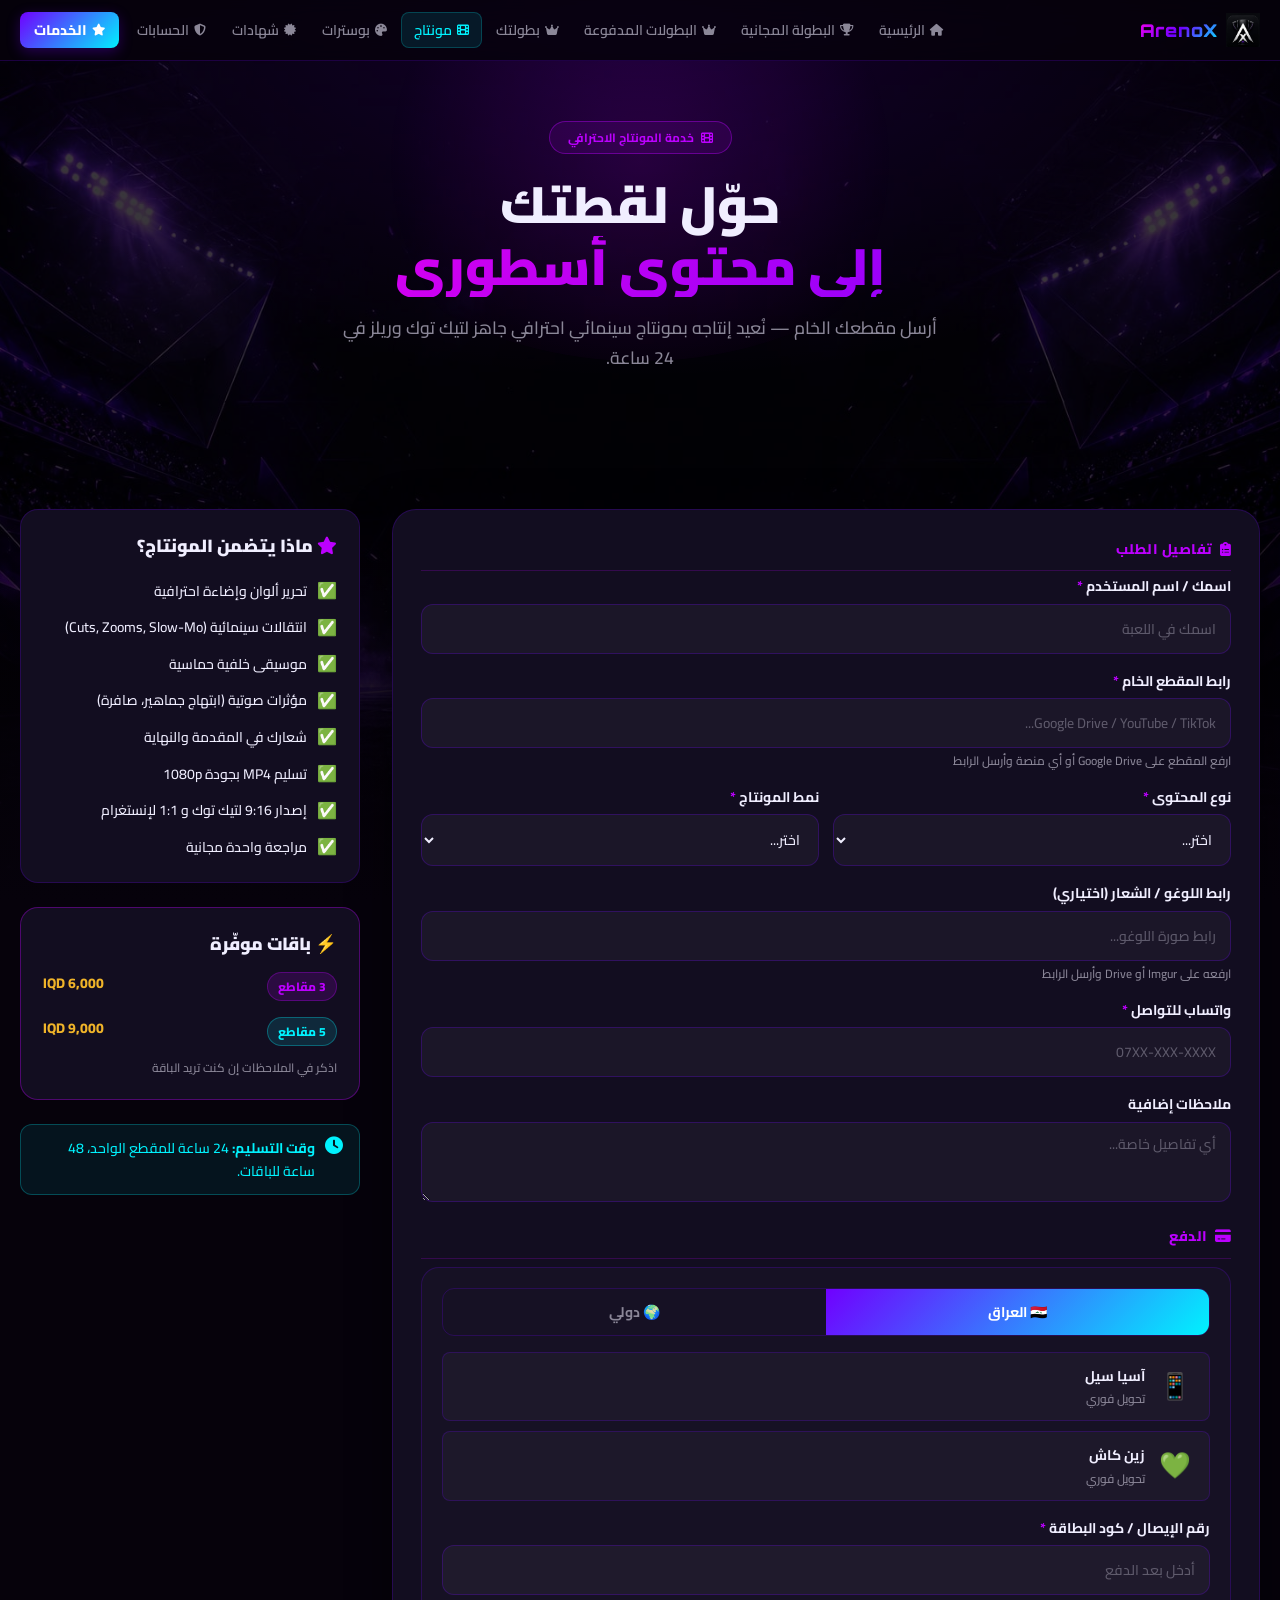
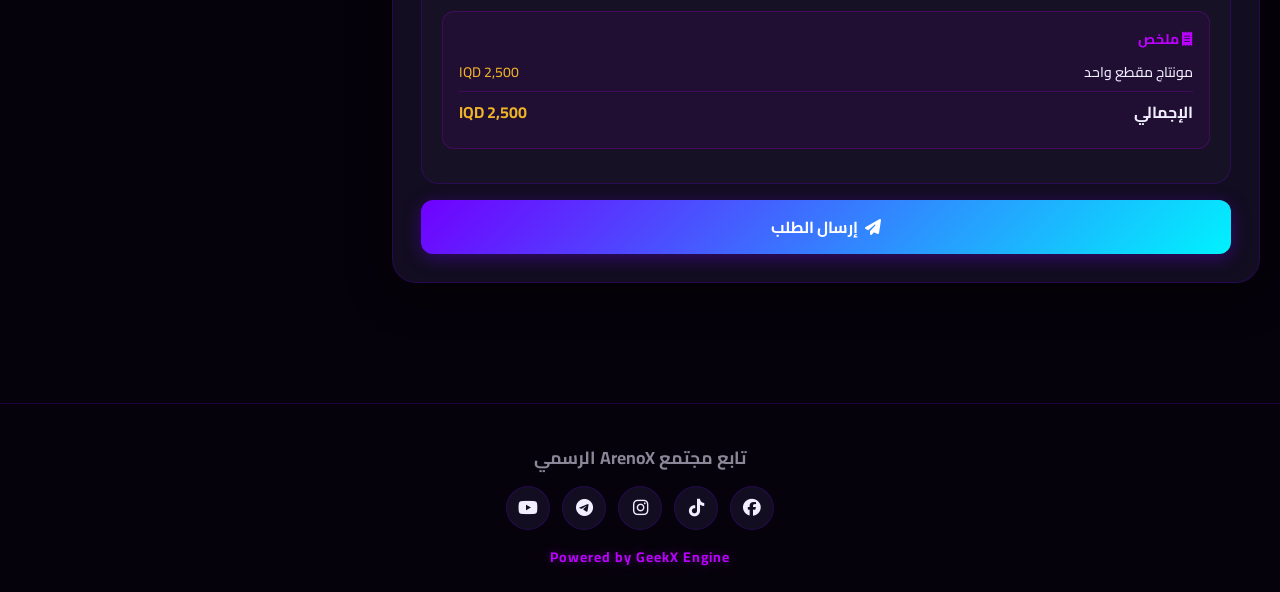
<file: pages/montage.html>
<!DOCTYPE html>
<html lang="ar" dir="rtl">
<head>
  <meta charset="UTF-8">
  <meta name="viewport" content="width=device-width, initial-scale=1.0">
  <title>مونتاج اللقطات — ArenoX</title>
  <link rel="stylesheet" href="../css/style.css">
  <link rel="icon" href="../image/ArenoX-logo.png" type="image/x-icon">
  <link rel="stylesheet" href="https://cdnjs.cloudflare.com/ajax/libs/font-awesome/6.5.0/css/all.min.css">
</head>
<body>
<div class="img-background"><img src="../image/stadium-glow.jpg" alt="ArenoX"></div>
<nav class="navbar">
  <div class="nav-inner">
    <a href="../index.html" class="nav-logo"><img src="../image/ArenoX-logo.png" class="logo-img" alt="ArenoX" onerror="this.style.display='none'"><span class="logo-text">ArenoX</span></a>
    <button class="nav-toggle"><i class="fas fa-bars"></i></button>
    <div class="nav-links">
      <a href="../index.html"><i class="fas fa-home"></i> الرئيسية</a>
      <a href="tournaments.html"><i class="fas fa-trophy"></i> البطولة المجانية</a>
      <a href="paid-tournaments.html"><i class="fas fa-crown"></i> البطولات المدفوعة</a>
      <a href="custom-tournament.html"><i class="fas fa-crown"></i> بطولتك</a>
      <a href="montage.html" class="active"><i class="fas fa-film"></i> مونتاج</a>
      <a href="poster.html"><i class="fas fa-palette"></i> بوسترات</a>
      <a href="certificates.html"><i class="fas fa-certificate"></i> شهادات</a>
      <a href="accounts.html"><i class="fas fa-shield-alt"></i> الحسابات</a>
      <a href="payment.html" class="nav-cta"><i class="fas fa-star"></i> الخدمات</a>
    </div>
  </div>
</nav>
<section class="hero">
  <div class="hero-glow"></div>
  <div class="hero-badge"><i class="fas fa-film"></i> خدمة المونتاج الاحترافي</div>
  <h1>حوّل لقطتك<br><span class="line2 grad-purple">إلى محتوى أسطوري</span></h1>
  <p>أرسل مقطعك الخام — نُعيد إنتاجه بمونتاج سينمائي احترافي جاهز لتيك توك وريلز في 24 ساعة.</p>
</section>
<section class="section">
  <div class="container two-col" style="display:grid;grid-template-columns:1fr 340px;gap:32px;align-items:start">
    <div id="formArea">
      <div class="form-card">
        <div class="form-sec-title"><i class="fas fa-clipboard-list"></i> تفاصيل الطلب</div>
        <div class="form-group"><label>اسمك / اسم المستخدم <span class="req">*</span></label><input type="text" id="mName" placeholder="اسمك في اللعبة" required></div>
        <div class="form-group"><label>رابط المقطع الخام <span class="req">*</span></label><input type="url" id="mLink" placeholder="Google Drive / YouTube / TikTok..." required><small>ارفع المقطع على Google Drive أو أي منصة وأرسل الرابط</small></div>
        <div class="form-row">
          <div class="form-group"><label>نوع المحتوى <span class="req">*</span></label><select id="mType" required><option value="">اختر...</option><option>هدف مقصية</option><option>مراوغة نارية</option><option>تصدية حارس</option><option>ملخص مباراة</option><option>أهداف متعددة</option><option>أخرى</option></select></div>
          <div class="form-group"><label>نمط المونتاج <span class="req">*</span></label><select id="mStyle" required><option value="">اختر...</option><option>نار وحماس (تيك توك)</option><option>سينمائي (يوتيوب)</option><option>بطيء دراماتيكي</option><option>اتركه لكم</option></select></div>
        </div>
        <div class="form-group"><label>رابط اللوغو / الشعار (اختياري)</label><input type="url" id="mLogo" placeholder="رابط صورة اللوغو..."><small>ارفعه على Imgur أو Drive وأرسل الرابط</small></div>
        <div class="form-group"><label>واتساب للتواصل <span class="req">*</span></label><input type="tel" id="mWA" placeholder="07XX-XXX-XXXX" required></div>
        <div class="form-group"><label>ملاحظات إضافية</label><textarea id="mNotes" placeholder="أي تفاصيل خاصة..." style="min-height:80px"></textarea></div>
        <div class="form-sec-title"><i class="fas fa-credit-card"></i> الدفع</div>
        <div class="pay-box" id="payBox">
          <div class="pay-tabs"><button class="pay-tab active" data-tab="piq">🇮🇶 العراق</button><button class="pay-tab" data-tab="pintl">🌍 دولي</button></div>
          <div id="piq" class="pay-content active">
            <div class="pay-method" data-method="asia"><div class="pay-method-ico">📱</div><div class="pay-method-info"><h4>آسيا سيل</h4><p>تحويل فوري</p></div></div>
            <div class="pay-detail" data-detail="asia"><p style="font-size:var(--fs-sm);color:var(--muted)">أرسل إلى: <strong style="color:var(--gold)" id="asiaNum">07XX</strong></p></div>
            <div class="pay-method" data-method="zain"><div class="pay-method-ico">💚</div><div class="pay-method-info"><h4>زين كاش</h4><p>تحويل فوري</p></div></div>
            <div class="pay-detail" data-detail="zain"><p style="font-size:var(--fs-sm);color:var(--muted)">أرسل إلى: <strong style="color:var(--gold)" id="zainNum">07XX</strong></p></div>
          </div>
          <div id="pintl" class="pay-content">
            <div class="pay-method" data-method="google"><div class="pay-method-ico">🎁</div><div class="pay-method-info"><h4>Google Play Gift Card</h4><p>أرسل كود البطاقة</p></div></div>
            <div class="pay-method" data-method="apple"><div class="pay-method-ico">🍎</div><div class="pay-method-info"><h4>Apple Gift Card</h4><p>أرسل كود البطاقة</p></div></div>
          </div>
          <div class="form-group" style="margin-top:16px"><label>رقم الإيصال / كود البطاقة <span class="req">*</span></label><input type="text" id="mPayCode" placeholder="أدخل بعد الدفع" required></div>
          <div class="order-sum"><h4><i class="fas fa-receipt"></i> ملخص</h4><div class="o-row"><span>مونتاج مقطع واحد</span><span style="color:var(--gold)">2,500 IQD</span></div><div class="o-row o-total"><strong>الإجمالي</strong><strong style="color:var(--gold)">2,500 IQD</strong></div></div>
        </div>
        <button class="btn btn-primary btn-full btn-lg mt-16" id="mBtn" onclick="submitMontage()"><i class="fas fa-paper-plane"></i> إرسال الطلب</button>
      </div>
      <div id="notifBox" style="margin-top:12px"></div>
    </div>
    <div>
      <div class="card mb-24">
        <h3 style="font-size:var(--fs-md);font-weight:900;margin-bottom:18px"><i class="fas fa-star" style="color:var(--violet)"></i> ماذا يتضمن المونتاج؟</h3>
        <div style="display:flex;flex-direction:column;gap:11px">
          <div class="flex" style="gap:10px"><span style="color:var(--green)">✅</span><span style="font-size:var(--fs-sm)">تحرير ألوان وإضاءة احترافية</span></div>
          <div class="flex" style="gap:10px"><span style="color:var(--green)">✅</span><span style="font-size:var(--fs-sm)">انتقالات سينمائية (Cuts, Zooms, Slow-Mo)</span></div>
          <div class="flex" style="gap:10px"><span style="color:var(--green)">✅</span><span style="font-size:var(--fs-sm)">موسيقى خلفية حماسية</span></div>
          <div class="flex" style="gap:10px"><span style="color:var(--green)">✅</span><span style="font-size:var(--fs-sm)">مؤثرات صوتية (ابتهاج جماهير، صافرة)</span></div>
          <div class="flex" style="gap:10px"><span style="color:var(--green)">✅</span><span style="font-size:var(--fs-sm)">شعارك في المقدمة والنهاية</span></div>
          <div class="flex" style="gap:10px"><span style="color:var(--green)">✅</span><span style="font-size:var(--fs-sm)">تسليم MP4 بجودة 1080p</span></div>
          <div class="flex" style="gap:10px"><span style="color:var(--green)">✅</span><span style="font-size:var(--fs-sm)">إصدار 9:16 لتيك توك و 1:1 لإنستغرام</span></div>
          <div class="flex" style="gap:10px"><span style="color:var(--green)">✅</span><span style="font-size:var(--fs-sm)">مراجعة واحدة مجانية</span></div>
        </div>
      </div>
      <div class="card mb-24" style="border-color:rgba(188,0,255,0.35)">
        <h4 style="font-size:var(--fs-md);font-weight:900;margin-bottom:14px">⚡ باقات موفّرة</h4>
        <div class="o-row mb-16"><span class="badge badge-purple">3 مقاطع</span><span style="color:var(--gold);font-weight:800">6,000 IQD</span></div>
        <div class="o-row"><span class="badge badge-cyan">5 مقاطع</span><span style="color:var(--gold);font-weight:800">9,000 IQD</span></div>
        <p style="font-size:var(--fs-xs);color:var(--muted);margin-top:12px">اذكر في الملاحظات إن كنت تريد الباقة</p>
      </div>
      <div class="alert alert-info"><i class="fas fa-clock" style="flex-shrink:0;font-size:1.1rem"></i><div><strong>وقت التسليم:</strong> 24 ساعة للمقطع الواحد، 48 ساعة للباقات.</div></div>
    </div>
  </div>
</section>
<style>@media(max-width:900px){.two-col{grid-template-columns:1fr !important;}}</style>
<footer><h4>تابع مجتمع ArenoX الرسمي</h4><div class="social-row"><a href="https://www.facebook.com/share/1CnYJyZErw/" class="social-btn" target="_blank"><i class="fab fa-facebook"></i></a><a href="https://www.tiktok.com/@arenox7" class="social-btn" target="_blank"><i class="fab fa-tiktok"></i></a><a href="https://www.instagram.com/are.nox" class="social-btn" target="_blank"><i class="fab fa-instagram"></i></a><a href="https://t.me/arenox7" class="social-btn" target="_blank"><i class="fab fa-telegram"></i></a><a href="https://www.youtube.com/@Aren.0X" class="social-btn" target="_blank"><i class="fab fa-youtube"></i></a></div><p class="powered">Powered by GeekX Engine</p></footer>
<script src="../js/core.js"></script>
<script>
document.addEventListener('DOMContentLoaded',()=>{
  const box=document.getElementById('payBox');
  $$('.pay-tab',box).forEach(t=>t.addEventListener('click',()=>{$$('.pay-tab,.pay-content',box).forEach(e=>e.classList.remove('active','open'));t.classList.add('active');const c=box.querySelector('#'+t.dataset.tab);if(c)c.classList.add('active');}));
  $$('.pay-method',box).forEach(c=>c.addEventListener('click',()=>{$$('.pay-method',c.closest('.pay-content')).forEach(x=>x.classList.remove('sel'));c.classList.add('sel');$$('.pay-detail',c.closest('.pay-content')).forEach(d=>d.classList.remove('open'));const d=c.closest('.pay-content').querySelector(`[data-detail="${c.dataset.method}"]`);if(d)d.classList.add('open');}));
  document.getElementById('asiaNum').textContent=ARENOX.ASIA_NUM;
  document.getElementById('zainNum').textContent=ARENOX.ZAIN_NUM;
});
async function submitMontage(){
  const data={service:'montage',playerName:document.getElementById('mName').value.trim(),clipLink:document.getElementById('mLink').value.trim(),clipType:document.getElementById('mType').value,style:document.getElementById('mStyle').value,logoUrl:document.getElementById('mLogo').value.trim(),whatsapp:document.getElementById('mWA').value.trim(),notes:document.getElementById('mNotes').value,payCode:document.getElementById('mPayCode').value.trim()};
  if(!data.playerName||!data.clipLink||!data.clipType||!data.style||!data.whatsapp){toast('يرجى تعبئة الحقول المطلوبة','warning');return;}
  if(!data.payCode){toast('أدخل رقم الإيصال أو كود البطاقة','warning');return;}
  const btn=document.getElementById('mBtn');setLoading(btn,true);
  const r=await sendToServices(data);setLoading(btn,false);
  if(r.success)showSuccess(document.getElementById('formArea'),r.orderId);
  else showNotif('خطأ في الإرسال، تواصل واتساب مباشرةً','error');
}
</script>
</body>
</html>
</file>
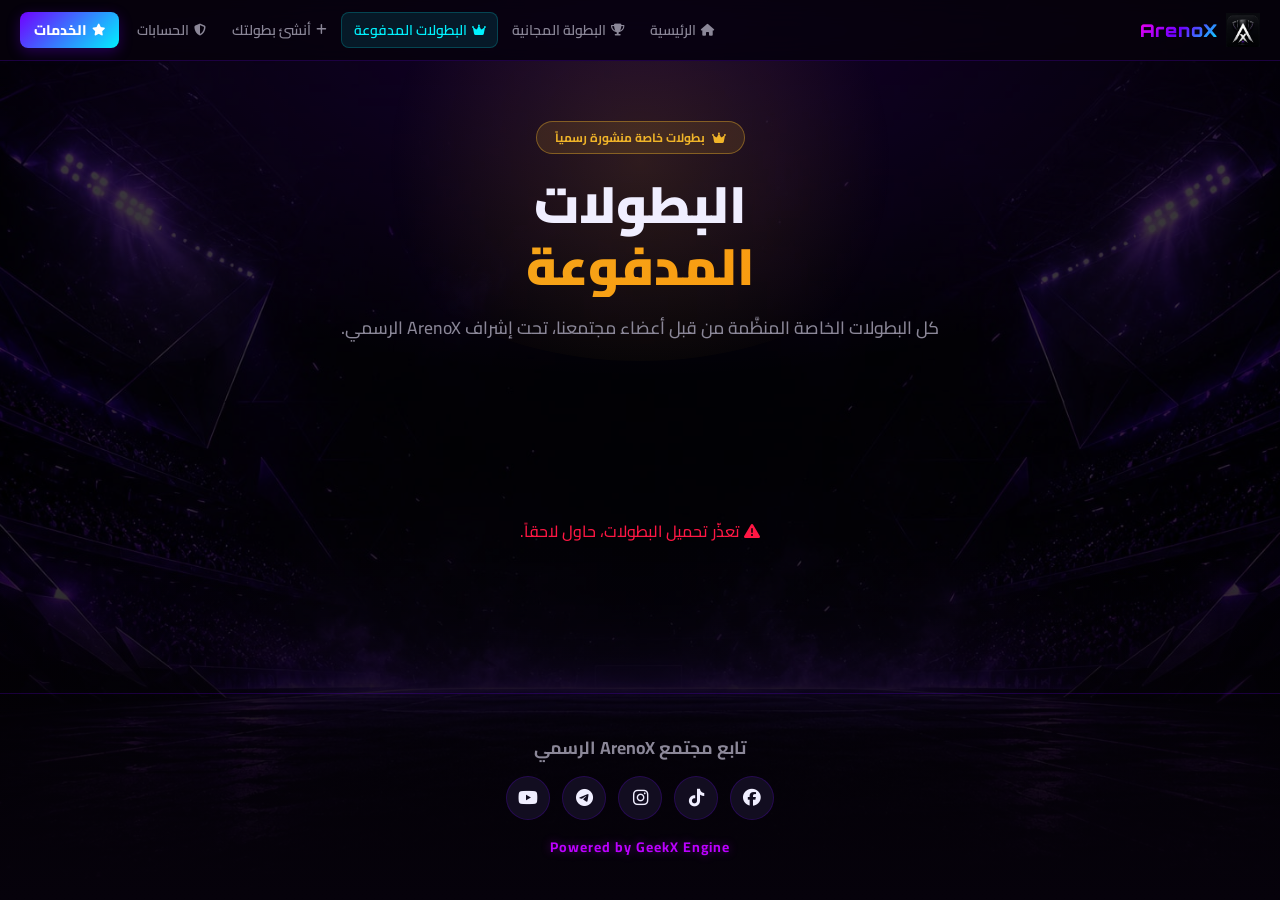
<file: pages/paid-tournaments.html>
<!DOCTYPE html>
<html lang="ar" dir="rtl">
<head>
  <meta charset="UTF-8">
  <meta name="viewport" content="width=device-width, initial-scale=1.0">
  <title>البطولات المدفوعة — ArenoX</title>
  <link rel="stylesheet" href="../css/style.css">
  <link rel="icon" href="../image/ArenoX-logo.png" type="image/x-icon">
  <link rel="stylesheet" href="https://cdnjs.cloudflare.com/ajax/libs/font-awesome/6.5.0/css/all.min.css">
  <style>
    .pt-grid { display:grid; grid-template-columns:repeat(auto-fill, minmax(290px,1fr)); gap:20px; }
    .pt-card { padding:22px; display:flex; flex-direction:column; gap:10px; }
    .pt-head { display:flex; justify-content:space-between; align-items:flex-start; gap:10px; }
    .pt-name { font-size:var(--fs-md); font-weight:900; color:var(--gold); line-height:1.4; }
    .pt-row { display:flex; justify-content:space-between; font-size:var(--fs-sm); padding:6px 0; border-bottom:1px solid var(--border); }
    .pt-row:last-of-type { border-bottom:none; }
    .pt-row span:first-child { color:var(--muted); }
    .pt-dates { background:rgba(0,242,254,0.06); border:1px solid rgba(0,242,254,0.2); border-radius:var(--r-sm); padding:9px 12px; font-size:var(--fs-xs); color:var(--cyan); text-align:center; font-weight:700; }
    .pt-empty { text-align:center; padding:60px 20px; color:var(--muted); }
  </style>
</head>
<body>
<div class="img-background"><img src="../image/stadium-glow.jpg" alt="ArenoX"></div>

<nav class="navbar">
  <div class="nav-inner">
    <a href="../index.html" class="nav-logo">
      <img src="../image/ArenoX-logo.png" class="logo-img" alt="ArenoX" onerror="this.style.display='none'">
      <span class="logo-text">ArenoX</span>
    </a>
    <button class="nav-toggle"><i class="fas fa-bars"></i></button>
    <div class="nav-links">
      <a href="../index.html"><i class="fas fa-home"></i> الرئيسية</a>
      <a href="tournaments.html"><i class="fas fa-trophy"></i> البطولة المجانية</a>
      <a href="paid-tournaments.html" class="active"><i class="fas fa-crown"></i> البطولات المدفوعة</a>
      <a href="custom-tournament.html"><i class="fas fa-plus"></i> أنشئ بطولتك</a>
      <a href="accounts.html"><i class="fas fa-shield-alt"></i> الحسابات</a>
      <a href="payment.html" class="nav-cta"><i class="fas fa-star"></i> الخدمات</a>
    </div>
  </div>
</nav>

<section class="hero">
  <div class="hero-glow" style="background:radial-gradient(circle,rgba(240,180,41,0.15),transparent 70%)"></div>
  <div class="hero-badge" style="background:rgba(240,180,41,0.12);border-color:rgba(240,180,41,0.4);color:var(--gold)">
    <i class="fas fa-crown"></i> بطولات خاصة منشورة رسمياً
  </div>
  <h1>البطولات <span class="line2 grad-gold">المدفوعة</span></h1>
  <p>كل البطولات الخاصة المنظَّمة من قبل أعضاء مجتمعنا، تحت إشراف ArenoX الرسمي.</p>
</section>

<section class="section" id="dashboard">
  <div class="container">
    <div id="listArea">
      <div style="text-align:center;padding:50px">
        <span class="spinner" style="width:36px;height:36px;border-width:3.5px"></span>
        <p style="margin-top:16px;color:var(--muted)">جاري تحميل البطولات...</p>
      </div>
    </div>
  </div>
</section>

<footer>
  <h4>تابع مجتمع ArenoX الرسمي</h4>
  <div class="social-row">
    <a href="https://www.facebook.com/share/1CnYJyZErw/" class="social-btn" target="_blank"><i class="fab fa-facebook"></i></a>
    <a href="https://www.tiktok.com/@arenox7" class="social-btn" target="_blank"><i class="fab fa-tiktok"></i></a>
    <a href="https://www.instagram.com/are.nox" class="social-btn" target="_blank"><i class="fab fa-instagram"></i></a>
    <a href="https://t.me/arenox7" class="social-btn" target="_blank"><i class="fab fa-telegram"></i></a>
    <a href="https://www.youtube.com/@Aren.0X" class="social-btn" target="_blank"><i class="fab fa-youtube"></i></a>
  </div>
  <p class="powered">Powered by GeekX Engine</p>
</footer>

<script src="../js/core.js"></script>
<script>
async function loadPaidTournaments() {
  const area = document.getElementById('listArea');
  try {
    const res  = await fetch(ARENOX.SCRIPT_URL + '?get=paidtournaments');
    const data = await res.json();
    const list = data?.tournaments || [];

    if (!list.length) {
      area.innerHTML = `
        <div class="pt-empty">
          <div style="font-size:3.5rem;margin-bottom:14px">🏟️</div>
          <h3 style="color:var(--muted)">لا توجد بطولات مدفوعة منشورة حالياً</h3>
          <p style="margin-top:8px">كن أول من ينظّم بطولته الخاصة!</p>
          <a href="custom-tournament.html" class="btn btn-gold mt-16"><i class="fas fa-crown"></i> أنشئ بطولتك الآن</a>
        </div>`;
      return;
    }

    const today = new Date().toISOString().slice(0,10);
    area.innerHTML = `<div class="pt-grid">${list.map(t => {
      const isLive = t.startDate <= today && today <= t.endDate;
      const isDone = today > t.endDate;
      const badge  = isLive ? '<span class="badge status-live">جارية الآن</span>'
                   : isDone ? '<span class="badge" style="background:rgba(139,135,152,0.15);color:var(--muted);border:1px solid rgba(139,135,152,0.3)">انتهت</span>'
                   : '<span class="badge status-pending">قادمة</span>';
      return `
        <div class="card pt-card">
          <div class="pt-head">
            <div class="pt-name">${t.tournamentName}</div>
            ${badge}
          </div>
          <div class="pt-row"><span>اللعبة</span><span>${t.game||'—'}</span></div>
          <div class="pt-row"><span>عدد اللاعبين</span><span>${t.size||'—'}</span></div>
          <div class="pt-row"><span>المنظم</span><span>${t.organizerName||'—'}</span></div>
          ${t.startDate ? `<div class="pt-dates"><i class="fas fa-calendar-alt"></i> ${t.startDate} → ${t.endDate}</div>` : ''}
          <a href="${t.bracketUrl}" class="btn btn-gold btn-full mt-8"><i class="fas fa-sitemap"></i> مشاهدة الشجرة</a>
        </div>`;
    }).join('')}</div>`;
  } catch (e) {
    area.innerHTML = `<p style="text-align:center;color:var(--red);padding:40px"><i class="fas fa-exclamation-triangle"></i> تعذّر تحميل البطولات، حاول لاحقاً.</p>`;
  }
}

document.addEventListener('DOMContentLoaded', loadPaidTournaments);
</script>
</body>
</html>
</file>
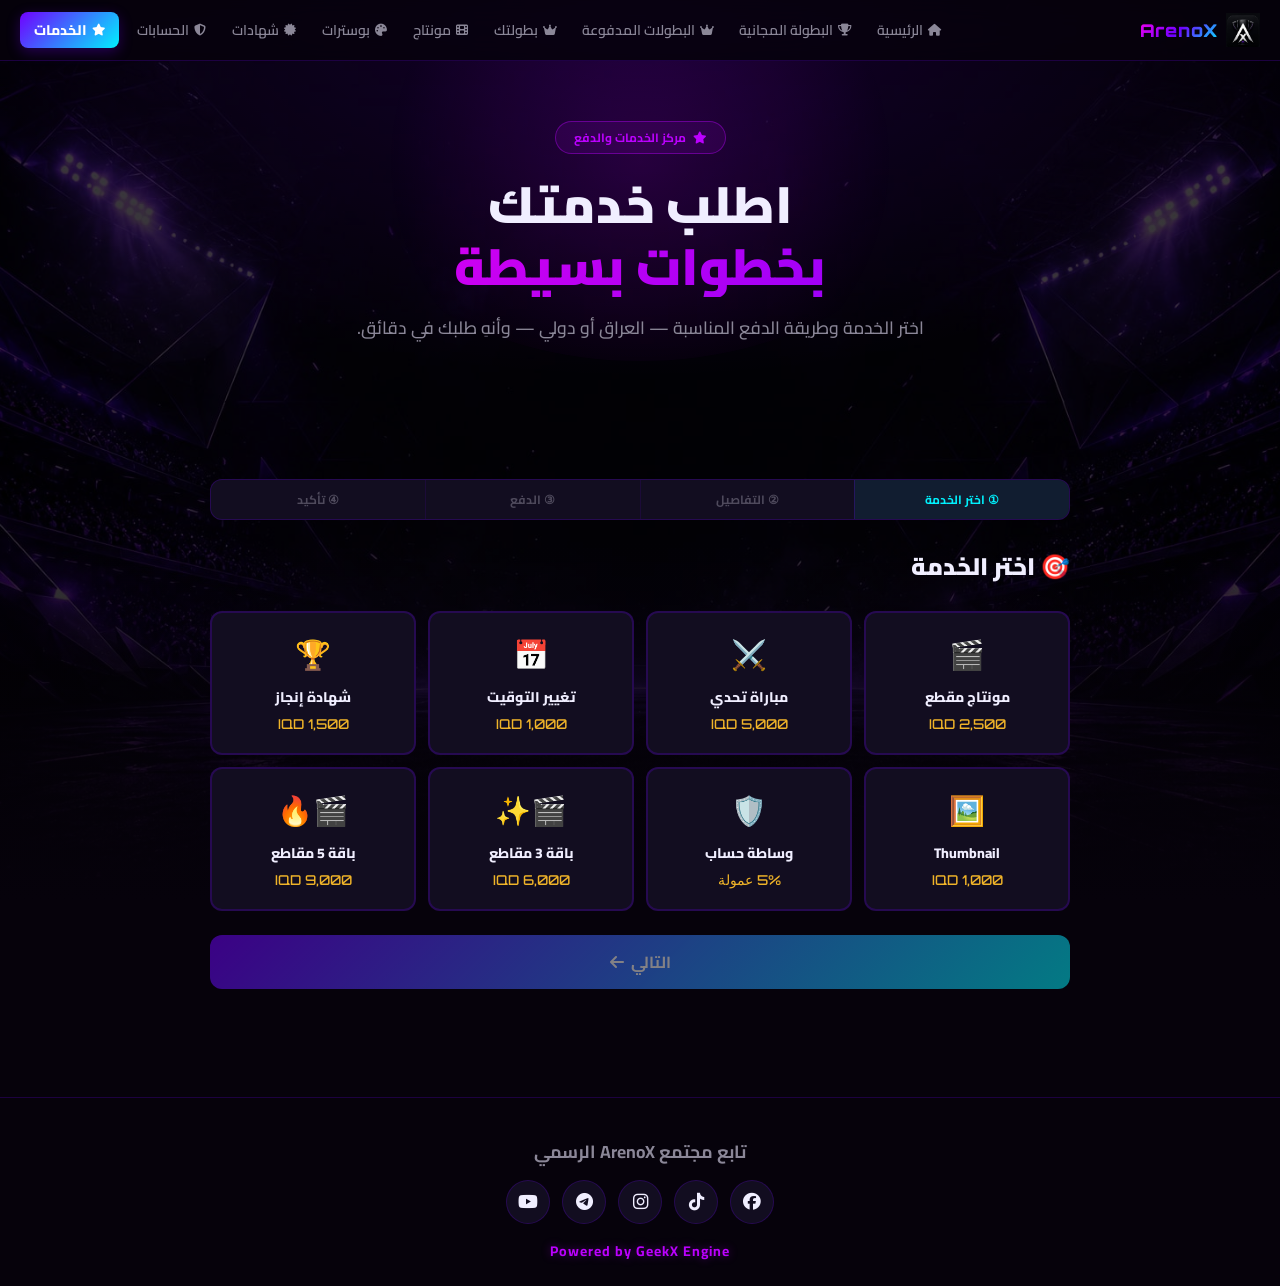
<file: pages/payment.html>
<!DOCTYPE html>
<html lang="ar" dir="rtl">
<head>
  <meta charset="UTF-8">
  <meta name="viewport" content="width=device-width, initial-scale=1.0">
  <title>الخدمات والدفع — ArenoX</title>
  <link rel="stylesheet" href="../css/style.css">
  <link rel="icon" href="../image/ArenoX-logo.png" type="image/x-icon">
  <link rel="stylesheet" href="https://cdnjs.cloudflare.com/ajax/libs/font-awesome/6.5.0/css/all.min.css">
</head>
<body>
<div class="img-background"><img src="../image/stadium-glow.jpg" alt="ArenoX"></div><nav class="navbar"><div class="nav-inner">
    <a href="../index.html" class="nav-logo"><img src="../image/ArenoX-logo.png" class="logo-img" alt="ArenoX" onerror="this.style.display='none'"><span class="logo-text">ArenoX</span></a>
    <button class="nav-toggle"><i class="fas fa-bars"></i></button>
    <div class="nav-links">
      <a href="../index.html"><i class="fas fa-home"></i> الرئيسية</a>
      <a href="tournaments.html"><i class="fas fa-trophy"></i> البطولة المجانية</a>
      <a href="paid-tournaments.html"><i class="fas fa-crown"></i> البطولات المدفوعة</a>
      <a href="custom-tournament.html"><i class="fas fa-crown"></i> بطولتك</a>
      <a href="montage.html"><i class="fas fa-film"></i> مونتاج</a>
      <a href="poster.html"><i class="fas fa-palette"></i> بوسترات</a>
      <a href="certificates.html"><i class="fas fa-certificate"></i> شهادات</a>
      <a href="accounts.html"><i class="fas fa-shield-alt"></i> الحسابات</a>
      <a href="payment.html" class="nav-cta"><i class="fas fa-star"></i> الخدمات</a>
    </div>
</div></nav>
<section class="hero"><div class="hero-glow"></div>
  <div class="hero-badge"><i class="fas fa-star"></i> مركز الخدمات والدفع</div>
  <h1>اطلب خدمتك<br><span class="line2 grad-purple">بخطوات بسيطة</span></h1>
  <p>اختر الخدمة وطريقة الدفع المناسبة — العراق أو دولي — وأنهِ طلبك في دقائق.</p>
</section>
<section class="section"><div class="container-sm">
  <div class="step-bar"><div class="step-ind active" id="si1">① اختر الخدمة</div><div class="step-ind" id="si2">② التفاصيل</div><div class="step-ind" id="si3">③ الدفع</div><div class="step-ind" id="si4">④ تأكيد</div></div>
  <div id="ps1" class="pay-step show">
    <h2 style="font-size:var(--fs-xl);font-weight:900;margin-bottom:24px">🎯 اختر الخدمة</h2>
    <div style="display:grid;grid-template-columns:repeat(auto-fill,minmax(175px,1fr));gap:12px;margin-bottom:24px" id="svcGrid">
      <div class="svc-pick" onclick="pickSvc(this,'montage','مونتاج مقطع','2,500 IQD',2500)"><div style="font-size:1.8rem;margin-bottom:9px">🎬</div><div style="font-weight:800;font-size:var(--fs-sm);margin-bottom:5px">مونتاج مقطع</div><div style="font-family:Orbitron,sans-serif;font-size:.85rem;color:var(--gold)">2,500 IQD</div></div>
      <div class="svc-pick" onclick="pickSvc(this,'derby','مباراة تحدي خاصة','5,000 IQD',5000)"><div style="font-size:1.8rem;margin-bottom:9px">⚔️</div><div style="font-weight:800;font-size:var(--fs-sm);margin-bottom:5px">مباراة تحدي</div><div style="font-family:Orbitron,sans-serif;font-size:.85rem;color:var(--gold)">5,000 IQD</div></div>
      <div class="svc-pick" onclick="pickSvc(this,'reschedule','تغيير توقيت','1,000 IQD',1000)"><div style="font-size:1.8rem;margin-bottom:9px">📅</div><div style="font-weight:800;font-size:var(--fs-sm);margin-bottom:5px">تغيير التوقيت</div><div style="font-family:Orbitron,sans-serif;font-size:.85rem;color:var(--gold)">1,000 IQD</div></div>
      <div class="svc-pick" onclick="pickSvc(this,'certificate','شهادة إنجاز','1,500 IQD',1500)"><div style="font-size:1.8rem;margin-bottom:9px">🏆</div><div style="font-weight:800;font-size:var(--fs-sm);margin-bottom:5px">شهادة إنجاز</div><div style="font-family:Orbitron,sans-serif;font-size:.85rem;color:var(--gold)">1,500 IQD</div></div>
      <div class="svc-pick" onclick="pickSvc(this,'thumbnail','Thumbnail','1,000 IQD',1000)"><div style="font-size:1.8rem;margin-bottom:9px">🖼️</div><div style="font-weight:800;font-size:var(--fs-sm);margin-bottom:5px">Thumbnail</div><div style="font-family:Orbitron,sans-serif;font-size:.85rem;color:var(--gold)">1,000 IQD</div></div>
      <div class="svc-pick" onclick="pickSvc(this,'mediation','وساطة حساب','5%','')"><div style="font-size:1.8rem;margin-bottom:9px">🛡️</div><div style="font-weight:800;font-size:var(--fs-sm);margin-bottom:5px">وساطة حساب</div><div style="font-family:Orbitron,sans-serif;font-size:.85rem;color:var(--gold)">5% عمولة</div></div>
      <div class="svc-pick" onclick="pickSvc(this,'montage3','باقة 3 مقاطع','6,000 IQD',6000)"><div style="font-size:1.8rem;margin-bottom:9px">🎬✨</div><div style="font-weight:800;font-size:var(--fs-sm);margin-bottom:5px">باقة 3 مقاطع</div><div style="font-family:Orbitron,sans-serif;font-size:.85rem;color:var(--gold)">6,000 IQD</div></div>
      <div class="svc-pick" onclick="pickSvc(this,'montage5','باقة 5 مقاطع','9,000 IQD',9000)"><div style="font-size:1.8rem;margin-bottom:9px">🎬🔥</div><div style="font-weight:800;font-size:var(--fs-sm);margin-bottom:5px">باقة 5 مقاطع</div><div style="font-family:Orbitron,sans-serif;font-size:.85rem;color:var(--gold)">9,000 IQD</div></div>
    </div>
    <button class="btn btn-primary btn-full btn-lg" id="s1Btn" disabled onclick="goStep(2)">التالي <i class="fas fa-arrow-left"></i></button>
  </div>
  <div id="ps2" class="pay-step"><div class="flex-between mb-20"><h2 style="font-size:var(--fs-xl);font-weight:900">📋 التفاصيل</h2><span class="badge badge-purple" id="s2Name">—</span></div><div id="s2Fields"></div><div class="flex" style="gap:12px;margin-top:16px"><button class="btn btn-ghost" onclick="goStep(1)"><i class="fas fa-arrow-right"></i> السابق</button><button class="btn btn-primary" style="flex:1" onclick="goStep(3)">التالي <i class="fas fa-arrow-left"></i></button></div></div>
  <div id="ps3" class="pay-step">
    <h2 style="font-size:var(--fs-xl);font-weight:900;margin-bottom:20px">💳 الدفع</h2>
    <div class="order-sum mb-20"><h4><i class="fas fa-receipt"></i> ملخص</h4><div class="o-row"><span id="s3Svc">—</span><span style="color:var(--gold)" id="s3Price">—</span></div><div class="o-row o-total"><strong>الإجمالي</strong><strong style="color:var(--gold)" id="s3Total">—</strong></div></div>
    <h3 style="font-size:var(--fs-base);color:var(--muted);margin-bottom:14px">🇮🇶 طرق الدفع العراقية</h3>
    <div class="pay-method" onclick="pickPay(this,'asia')" data-method="asia" style="margin-bottom:8px"><div class="pay-method-ico">📱</div><div class="pay-method-info"><h4>آسيا سيل</h4><p>تحويل رصيد فوري</p></div><div class="pay-num" id="pAsia">07XX-XXX-XXXX</div></div>
    <div id="dAsia" class="pay-detail"><p style="font-size:var(--fs-sm);color:var(--muted)">افتح تطبيق آسيا سيل → تحويل → الرقم أعلاه → المبلغ → احتفظ بالإيصال.</p></div>
    <div class="pay-method" onclick="pickPay(this,'zain')" data-method="zain" style="margin-bottom:8px"><div class="pay-method-ico">💚</div><div class="pay-method-info"><h4>زين كاش</h4><p>تحويل فوري</p></div><div class="pay-num" id="pZain">07XX-XXX-XXXX</div></div>
    <div id="dZain" class="pay-detail"><p style="font-size:var(--fs-sm);color:var(--muted)">افتح تطبيق زين كاش → تحويل الأموال → الرقم أعلاه → المبلغ → احتفظ بالإيصال.</p></div>
    <div style="text-align:center;margin:20px 0;font-size:var(--fs-sm);color:var(--muted)">— أو دفع دولي —</div>
    <h3 style="font-size:var(--fs-base);color:var(--muted);margin-bottom:14px">🌍 طرق الدفع الدولية</h3>
    <div class="pay-method" onclick="pickPay(this,'google')" data-method="google" style="margin-bottom:8px"><div class="pay-method-ico">🎁</div><div class="pay-method-info"><h4>Google Play Gift Card</h4><p>اشترِ بطاقة وأرسل الكود</p></div><span class="badge badge-green">دولي</span></div>
    <div class="pay-method" onclick="pickPay(this,'apple')" data-method="apple"><div class="pay-method-ico">🍎</div><div class="pay-method-info"><h4>Apple Gift Card</h4><p>اشترِ بطاقة وأرسل الكود</p></div><span class="badge badge-cyan">دولي</span></div>
    <div class="form-group mt-20"><label>رقم الإيصال / كود البطاقة <span class="req">*</span></label><input type="text" id="pCode" placeholder="أدخل هنا"></div>
    <div class="form-group"><label>ملاحظات</label><textarea id="pNotes" style="min-height:70px" placeholder="أي تفاصيل..."></textarea></div>
    <div class="flex" style="gap:12px;margin-top:16px"><button class="btn btn-ghost" onclick="goStep(2)"><i class="fas fa-arrow-right"></i> السابق</button><button class="btn btn-gold btn-lg" style="flex:1" id="s3Btn" onclick="confirmOrder()"><i class="fas fa-check-circle"></i> تأكيد الطلب</button></div>
  </div>
  <div id="ps4" class="pay-step"><div class="success-state"><div class="success-icon">🎉</div><h3 style="color:var(--green)">تم استلام طلبك!</h3><p>سيتواصل معك فريق ArenoX خلال 24 ساعة.</p><div class="order-id-tag" id="finalId">—</div><div id="finalSum" style="max-width:400px;margin:20px auto;text-align:right;background:var(--card);border:1px solid var(--border);border-radius:var(--r-md);padding:20px"></div><div class="flex mt-24" style="justify-content:center;flex-wrap:wrap;gap:12px"><a id="waLink" href="#" target="_blank" class="btn btn-success"><i class="fab fa-whatsapp"></i> متابعة واتساب</a><a href="https://t.me/arenox7" target="_blank" class="btn btn-outline"><i class="fab fa-telegram"></i> تيليجرام</a><a href="../index.html" class="btn btn-ghost"><i class="fas fa-home"></i> الرئيسية</a></div></div></div>
</div></section>
<style>
.pay-step{display:none;animation:fadeIn .35s ease;}
.pay-step.show{display:block;}
.svc-pick{background:var(--card);border:2px solid var(--border);border-radius:var(--r-md);padding:18px 14px;cursor:pointer;transition:var(--t);text-align:center;}
.svc-pick:hover{border-color:rgba(188,0,255,0.5);}
.svc-pick.sel{border-color:var(--violet);background:rgba(188,0,255,0.1);}
</style>
<footer><h4>تابع مجتمع ArenoX الرسمي</h4>
<div class="social-row">
  <a href="https://www.facebook.com/share/1CnYJyZErw/" class="social-btn" target="_blank"><i class="fab fa-facebook"></i></a>
  <a href="https://www.tiktok.com/@arenox7" class="social-btn" target="_blank"><i class="fab fa-tiktok"></i></a>
  <a href="https://www.instagram.com/are.nox" class="social-btn" target="_blank"><i class="fab fa-instagram"></i></a>
  <a href="https://t.me/arenox7" class="social-btn" target="_blank"><i class="fab fa-telegram"></i></a>
  <a href="https://www.youtube.com/@Aren.0X" class="social-btn" target="_blank"><i class="fab fa-youtube"></i></a>
</div><p class="powered">Powered by GeekX Engine</p></footer>
<script src="../js/core.js"></script>
<script>
const SVC_FIELDS={
  montage:[{n:'playerName',l:'اسمك',t:'text',r:1},{n:'clipLink',l:'رابط المقطع',t:'url',r:1},{n:'clipType',l:'نوع المحتوى',t:'select',opts:['هدف مقصية','مراوغة','تصدية حارس','ملخص','أخرى'],r:1},{n:'whatsapp',l:'واتساب',t:'tel',r:1},{n:'notes',l:'ملاحظات',t:'textarea',r:0}],
  derby:[{n:'player1',l:'اسمك',t:'text',r:1},{n:'player2',l:'اسم الخصم',t:'text',r:1},{n:'game',l:'اللعبة',t:'select',opts:['eFootball','EA FC','أخرى'],r:1},{n:'matchDate',l:'تاريخ المباراة',t:'datetime-local',r:1},{n:'whatsapp',l:'واتساب',t:'tel',r:1}],
  reschedule:[{n:'playerName',l:'اسمك',t:'text',r:1},{n:'opponent',l:'اسم الخصم',t:'text',r:1},{n:'currentDate',l:'التوقيت الحالي',t:'datetime-local',r:1},{n:'newDate',l:'التوقيت الجديد',t:'datetime-local',r:1},{n:'whatsapp',l:'واتساب',t:'tel',r:1}],
  certificate:[{n:'winnerName',l:'اسمك في الشهادة',t:'text',r:1},{n:'tourney',l:'اسم البطولة',t:'text',r:1},{n:'rank',l:'الإنجاز',t:'select',opts:['بطل البطولة','وصيف','أفضل هداف','أفضل لاعب'],r:1},{n:'proofLink',l:'رابط إثبات الفوز',t:'url',r:1},{n:'whatsapp',l:'واتساب',t:'tel',r:1}],
  thumbnail:[{n:'playerName',l:'اسمك',t:'text',r:1},{n:'details',l:'التفاصيل',t:'textarea',r:1},{n:'whatsapp',l:'واتساب',t:'tel',r:1}],
  mediation:[{n:'buyerName',l:'اسمك',t:'text',r:1},{n:'listingDesc',l:'وصف الحساب',t:'textarea',r:1},{n:'agreedPrice',l:'السعر (IQD)',t:'number',r:1},{n:'whatsapp',l:'واتساب',t:'tel',r:1}],
  montage3:[{n:'playerName',l:'اسمك',t:'text',r:1},{n:'clips',l:'روابط المقاطع الثلاثة',t:'textarea',r:1},{n:'whatsapp',l:'واتساب',t:'tel',r:1}],
  montage5:[{n:'playerName',l:'اسمك',t:'text',r:1},{n:'clips',l:'روابط المقاطع الخمسة',t:'textarea',r:1},{n:'whatsapp',l:'واتساب',t:'tel',r:1}],
};
const ORDER={svc:'',name:'',price:'',method:'',details:{}};
function pickSvc(el,svc,name,price){
  $$('.svc-pick').forEach(e=>e.classList.remove('sel'));el.classList.add('sel');
  Object.assign(ORDER,{svc,name,price});
  document.getElementById('s1Btn').disabled=false;
}
function goStep(n){
  if(n===3){
    let ok=true;
    $$('#s2Fields [required]').forEach(f=>{if(!f.value.trim()){f.style.borderColor='var(--red)';ok=false;}else f.style.borderColor='';});
    if(!ok){toast('يرجى تعبئة جميع الحقول','warning');return;}
    $$('#s2Fields input,#s2Fields select,#s2Fields textarea').forEach(f=>{if(f.name)ORDER.details[f.name]=f.value;});
    document.getElementById('s3Svc').textContent=ORDER.name;
    document.getElementById('s3Price').textContent=ORDER.price;
    document.getElementById('s3Total').textContent=ORDER.price;
  }
  $$('.pay-step').forEach(s=>s.classList.remove('show'));
  document.getElementById('ps'+n).classList.add('show');
  for(let i=1;i<=4;i++){const si=document.getElementById('si'+i);si.classList.remove('active','done');if(i===n)si.classList.add('active');else if(i<n)si.classList.add('done');}
  if(n===2)buildFields();
  window.scrollTo({top:0,behavior:'smooth'});
}
function buildFields(){
  document.getElementById('s2Name').textContent=ORDER.name;
  document.getElementById('s2Fields').innerHTML=(SVC_FIELDS[ORDER.svc]||[]).map(f=>`
    <div class="form-group">
      <label>${f.r?'<span style="color:var(--violet)">*</span> ':''}${f.l}</label>
      ${f.t==='select'?`<select name="${f.n}" ${f.r?'required':''}><option value="">اختر...</option>${(f.opts||[]).map(o=>'<option>'+o+'</option>').join('')}</select>`:f.t==='textarea'?`<textarea name="${f.n}" ${f.r?'required':''}></textarea>`:`<input type="${f.t}" name="${f.n}" ${f.r?'required':''} placeholder="${f.l}">`}
    </div>`).join('');
}
let selMethod='';
function pickPay(el,m){
  $$('.pay-method').forEach(c=>c.classList.remove('sel'));el.classList.add('sel');selMethod=m;
  ['dAsia','dZain'].forEach(id=>{const d=document.getElementById(id);if(d)d.classList.remove('open');});
  const det=document.getElementById('d'+m.charAt(0).toUpperCase()+m.slice(1));
  if(det)det.classList.add('open');
}
async function confirmOrder(){
  if(!selMethod){toast('اختر طريقة الدفع','warning');return;}
  const code=document.getElementById('pCode').value.trim();
  if(!code){toast('أدخل رقم الإيصال أو الكود','warning');return;}
  const btn=document.getElementById('s3Btn');setLoading(btn,true);
  const orderId=genId();
  const r=await sendToServices({...ORDER,...ORDER.details,service:ORDER.svc,paymentMethod:selMethod,payCode:code,notes:document.getElementById('pNotes').value,orderId});
  setLoading(btn,false);
  const oid=r.orderId||orderId;
  goStep(4);
  document.getElementById('finalId').textContent='رقم الطلب: '+oid;
  document.getElementById('finalSum').innerHTML=`<div class="o-row"><span>الخدمة</span><span style="color:var(--gold)">${ORDER.name}</span></div><div class="o-row"><span>المبلغ</span><span style="color:var(--gold)">${ORDER.price}</span></div><div class="o-row"><span>الدفع</span><span>${selMethod}</span></div><div class="o-row"><span>الوقت</span><span style="color:var(--muted);font-size:var(--fs-xs)">${fmtDate()}</span></div>`;
  document.getElementById('waLink').href=`https://wa.me/${ARENOX.WHATSAPP}?text=طلبي+${oid}`;
}
document.addEventListener('DOMContentLoaded',()=>{
  document.getElementById('pAsia').textContent=ARENOX.ASIA_NUM;
  document.getElementById('pZain').textContent=ARENOX.ZAIN_NUM;
});
</script></body></html>
</file>
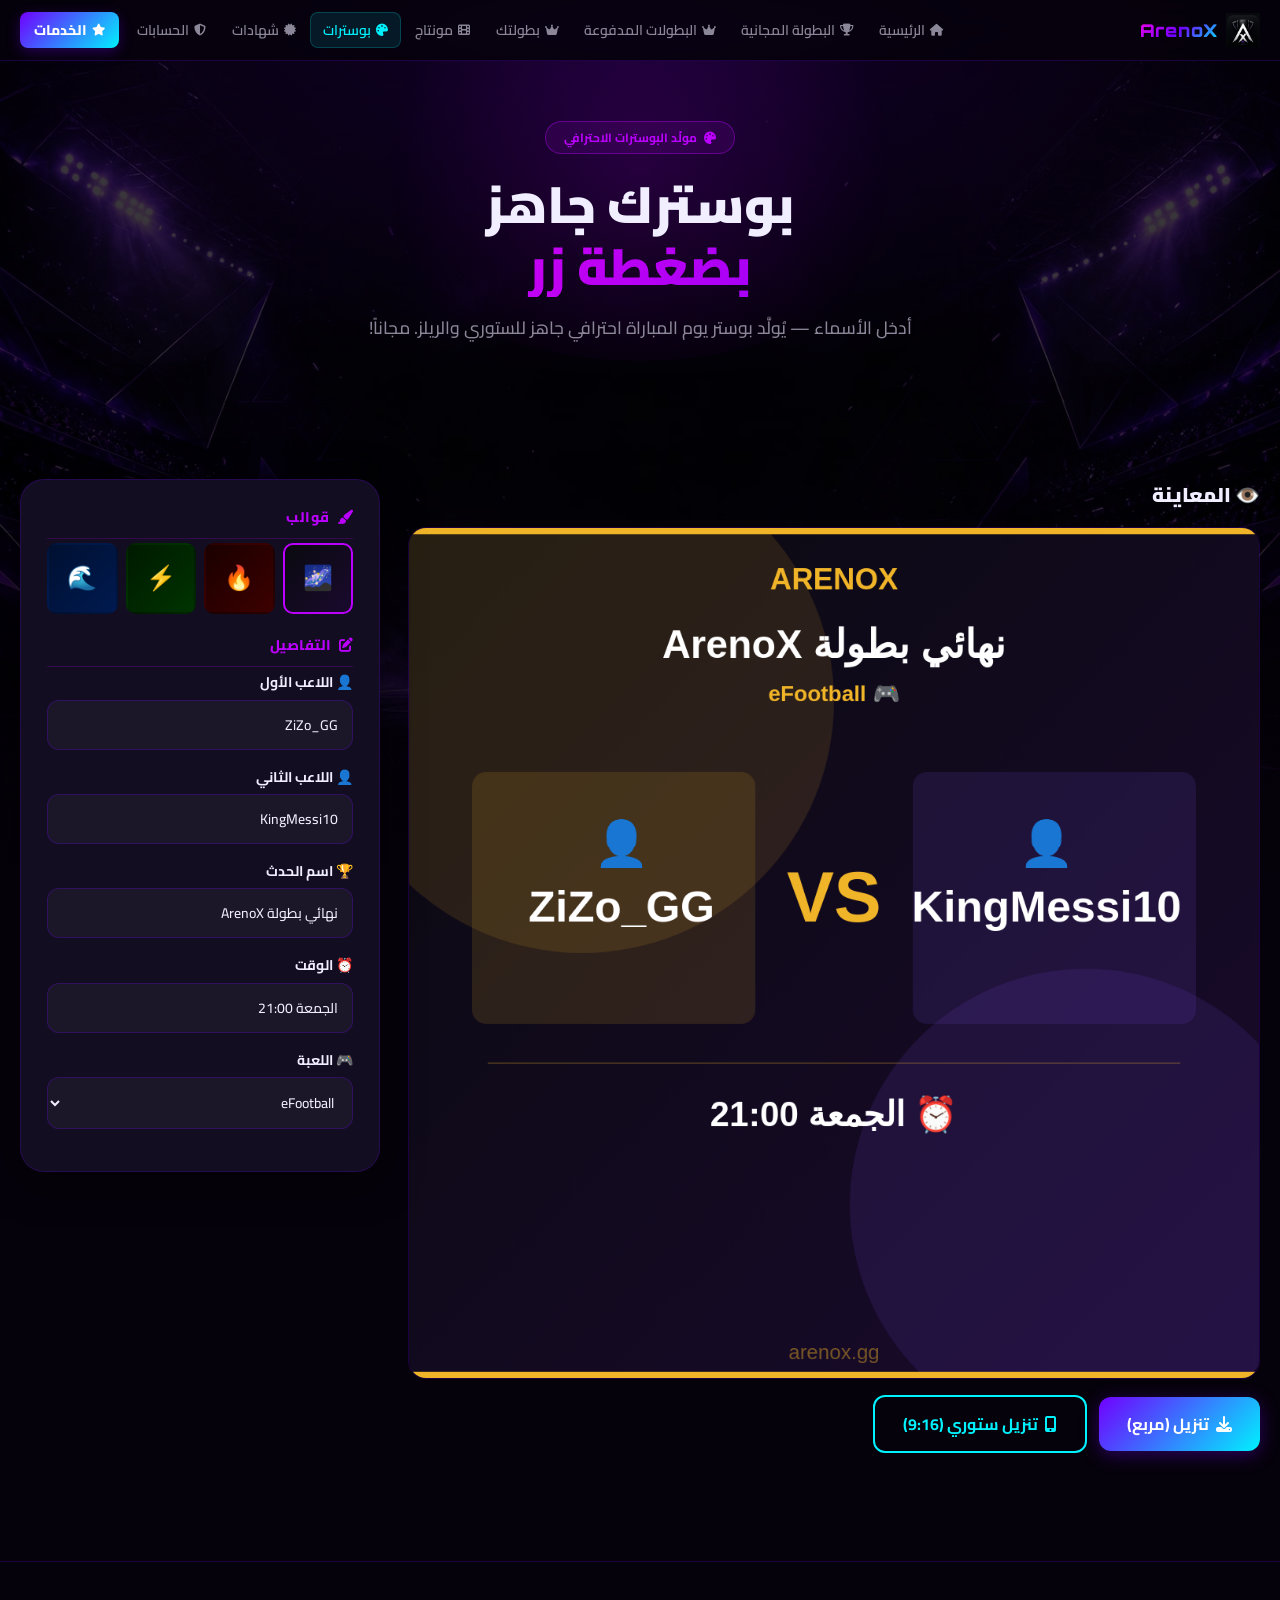
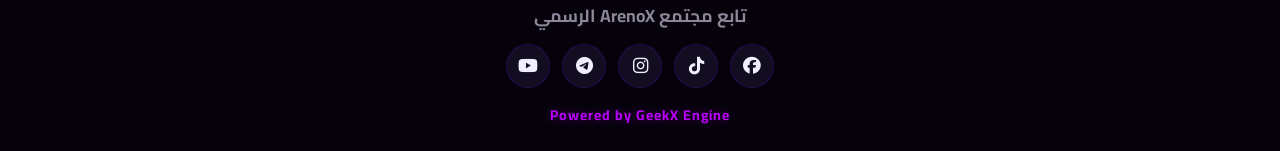
<file: pages/poster.html>
<!DOCTYPE html>
<html lang="ar" dir="rtl">
<head>
  <meta charset="UTF-8">
  <meta name="viewport" content="width=device-width, initial-scale=1.0">
  <title>مولّد البوسترات — ArenoX</title>
  <link rel="stylesheet" href="../css/style.css">
  <link rel="icon" href="../image/ArenoX-logo.png" type="image/x-icon">
  <link rel="stylesheet" href="https://cdnjs.cloudflare.com/ajax/libs/font-awesome/6.5.0/css/all.min.css">
</head>
<body>
<div class="img-background"><img src="../image/stadium-glow.jpg" alt="ArenoX"></div><nav class="navbar"><div class="nav-inner">
    <a href="../index.html" class="nav-logo"><img src="../image/ArenoX-logo.png" class="logo-img" alt="ArenoX" onerror="this.style.display='none'"><span class="logo-text">ArenoX</span></a>
    <button class="nav-toggle"><i class="fas fa-bars"></i></button>
    <div class="nav-links">
      <a href="../index.html"><i class="fas fa-home"></i> الرئيسية</a>
      <a href="tournaments.html"><i class="fas fa-trophy"></i> البطولة المجانية</a>
      <a href="paid-tournaments.html"><i class="fas fa-crown"></i> البطولات المدفوعة</a>
      <a href="custom-tournament.html"><i class="fas fa-crown"></i> بطولتك</a>
      <a href="montage.html"><i class="fas fa-film"></i> مونتاج</a>
      <a href="poster.html"><i class="fas fa-palette"></i> بوسترات</a>
      <a href="certificates.html"><i class="fas fa-certificate"></i> شهادات</a>
      <a href="accounts.html"><i class="fas fa-shield-alt"></i> الحسابات</a>
      <a href="payment.html" class="nav-cta"><i class="fas fa-star"></i> الخدمات</a>
    </div>
</div></nav>
<section class="hero"><div class="hero-glow"></div>
  <div class="hero-badge"><i class="fas fa-palette"></i> مولّد البوسترات الاحترافي</div>
  <h1>بوسترك جاهز<br><span class="line2 grad-purple">بضغطة زر</span></h1>
  <p>أدخل الأسماء — يُولَّد بوستر يوم المباراة احترافي جاهز للستوري والريلز. مجاناً!</p>
</section>
<section class="section"><div class="container poster-layout" style="display:grid;grid-template-columns:1fr 360px;gap:28px;align-items:start">
  <div>
    <h3 style="font-size:var(--fs-lg);font-weight:900;margin-bottom:16px">👁️ المعاينة</h3>
    <div style="border-radius:var(--r-lg);overflow:hidden;border:1px solid var(--border);margin-bottom:16px"><canvas id="posterCanvas" width="1080" height="1080" style="width:100%;display:block"></canvas></div>
    <div class="flex" style="gap:12px;flex-wrap:wrap">
      <button class="btn btn-primary btn-lg" onclick="dlPoster('square')"><i class="fas fa-download"></i> تنزيل (مربع)</button>
      <button class="btn btn-outline btn-lg" onclick="dlPoster('story')"><i class="fas fa-mobile-alt"></i> تنزيل ستوري (9:16)</button>
    </div>
  </div>
  <div>
    <div class="form-card" style="padding:26px">
      <div class="form-sec-title"><i class="fas fa-paint-brush"></i> قوالب</div>
      <div style="display:grid;grid-template-columns:repeat(4,1fr);gap:8px;margin-bottom:20px">
        <div class="t-thumb active" id="th0" onclick="setTheme(0,this)" style="background:linear-gradient(135deg,#0A0A0F,#1A0A2E);border-radius:10px;aspect-ratio:1;display:flex;align-items:center;justify-content:center;font-size:1.5rem;cursor:pointer;border:2px solid var(--violet)">🌌</div>
        <div class="t-thumb" id="th1" onclick="setTheme(1,this)" style="background:linear-gradient(135deg,#1A0000,#3D0000);border-radius:10px;aspect-ratio:1;display:flex;align-items:center;justify-content:center;font-size:1.5rem;cursor:pointer;border:2px solid transparent">🔥</div>
        <div class="t-thumb" id="th2" onclick="setTheme(2,this)" style="background:linear-gradient(135deg,#001A00,#003300);border-radius:10px;aspect-ratio:1;display:flex;align-items:center;justify-content:center;font-size:1.5rem;cursor:pointer;border:2px solid transparent">⚡</div>
        <div class="t-thumb" id="th3" onclick="setTheme(3,this)" style="background:linear-gradient(135deg,#001030,#001A50);border-radius:10px;aspect-ratio:1;display:flex;align-items:center;justify-content:center;font-size:1.5rem;cursor:pointer;border:2px solid transparent">🌊</div>
      </div>
      <div class="form-sec-title"><i class="fas fa-edit"></i> التفاصيل</div>
      <div class="form-group"><label>👤 اللاعب الأول</label><input type="text" id="pp1" value="ZiZo_GG" oninput="renderPoster()"></div>
      <div class="form-group"><label>👤 اللاعب الثاني</label><input type="text" id="pp2" value="KingMessi10" oninput="renderPoster()"></div>
      <div class="form-group"><label>🏆 اسم الحدث</label><input type="text" id="pEvent" value="نهائي بطولة ArenoX" oninput="renderPoster()"></div>
      <div class="form-group"><label>⏰ الوقت</label><input type="text" id="pTime" value="الجمعة 21:00" oninput="renderPoster()"></div>
      <div class="form-group"><label>🎮 اللعبة</label><select id="pGame" onchange="renderPoster()"><option>eFootball</option><option>EA FC 25</option><option>FIFA</option><option>COD</option></select></div>
    </div>
  </div>
</div></section>
<style>
@media(max-width:900px){.poster-layout{grid-template-columns:1fr !important;}}
.t-thumb{transition:var(--t);}
</style>
<footer><h4>تابع مجتمع ArenoX الرسمي</h4>
<div class="social-row">
  <a href="https://www.facebook.com/share/1CnYJyZErw/" class="social-btn" target="_blank"><i class="fab fa-facebook"></i></a>
  <a href="https://www.tiktok.com/@arenox7" class="social-btn" target="_blank"><i class="fab fa-tiktok"></i></a>
  <a href="https://www.instagram.com/are.nox" class="social-btn" target="_blank"><i class="fab fa-instagram"></i></a>
  <a href="https://t.me/arenox7" class="social-btn" target="_blank"><i class="fab fa-telegram"></i></a>
  <a href="https://www.youtube.com/@Aren.0X" class="social-btn" target="_blank"><i class="fab fa-youtube"></i></a>
</div><p class="powered">Powered by GeekX Engine</p></footer>
<script src="../js/core.js"></script>
<script>
// Fallback for older browsers without native roundRect
if (!CanvasRenderingContext2D.prototype.roundRect) {
  CanvasRenderingContext2D.prototype.roundRect = function(x,y,w,h,r){
    this.moveTo(x+r,y);this.lineTo(x+w-r,y);this.quadraticCurveTo(x+w,y,x+w,y+r);
    this.lineTo(x+w,y+h-r);this.quadraticCurveTo(x+w,y+h,x+w-r,y+h);
    this.lineTo(x+r,y+h);this.quadraticCurveTo(x,y+h,x,y+h-r);
    this.lineTo(x,y+r);this.quadraticCurveTo(x,y,x+r,y);
    return this;
  };
}
const THEMES=[
  {bg1:"#0A0A0F",bg2:"#1A0A2E",ac:"#F0B429",ac2:"#7B4FE9"},
  {bg1:"#1A0000",bg2:"#3D0000",ac:"#FF4D00",ac2:"#FFB800"},
  {bg1:"#001A00",bg2:"#003300",ac:"#2DC653",ac2:"#F0B429"},
  {bg1:"#001030",bg2:"#001A50",ac:"#4A90E2",ac2:"#A880FF"},
];
let curTheme=0;
function setTheme(i,el){
  curTheme=i;
  $$('.t-thumb').forEach((t,idx)=>t.style.border=idx===i?'2px solid var(--violet)':'2px solid transparent');
  renderPoster();
}
function renderPoster(){
  const cv=document.getElementById('posterCanvas'),ctx=cv.getContext('2d');
  const W=cv.width,H=cv.height,T=THEMES[curTheme];
  const p1=document.getElementById('pp1').value||'اللاعب الأول';
  const p2=document.getElementById('pp2').value||'اللاعب الثاني';
  const ev=document.getElementById('pEvent').value;
  const tm=document.getElementById('pTime').value;
  const gm=document.getElementById('pGame').value;
  const bg=ctx.createLinearGradient(0,0,W,H);bg.addColorStop(0,T.bg1);bg.addColorStop(1,T.bg2);
  ctx.fillStyle=bg;ctx.fillRect(0,0,W,H);
  ctx.globalAlpha=.12;ctx.fillStyle=T.ac;ctx.beginPath();ctx.arc(220,220,320,0,Math.PI*2);ctx.fill();
  ctx.fillStyle=T.ac2;ctx.beginPath();ctx.arc(W-220,H-220,300,0,Math.PI*2);ctx.fill();ctx.globalAlpha=1;
  ctx.fillStyle=T.ac;ctx.fillRect(0,0,W,8);
  ctx.font='bold 38px Orbitron,sans-serif';ctx.textAlign='center';ctx.fillText('ARENOX',W/2,78);
  ctx.fillStyle='#fff';ctx.font='bold 50px Cairo,sans-serif';ctx.fillText(ev,W/2,165);
  ctx.fillStyle=T.ac;ctx.font='bold 28px Cairo,sans-serif';ctx.fillText('🎮 '+gm,W/2,220);
  ctx.fillStyle=T.ac+'22';ctx.beginPath();ctx.roundRect(80,310,360,320,18);ctx.fill();
  ctx.fillStyle='#fff';ctx.font='bold 56px Cairo,sans-serif';ctx.fillText('👤',270,420);ctx.fillText(p1,270,500);
  ctx.fillStyle=T.ac;ctx.font='bold 90px Orbitron,sans-serif';ctx.fillText('VS',W/2,500);
  ctx.fillStyle=T.ac2+'22';ctx.beginPath();ctx.roundRect(W-440,310,360,320,18);ctx.fill();
  ctx.fillStyle='#fff';ctx.font='bold 56px Cairo,sans-serif';ctx.fillText('👤',W-270,420);ctx.fillText(p2,W-270,500);
  ctx.strokeStyle=T.ac;ctx.lineWidth=1.5;ctx.globalAlpha=.3;ctx.beginPath();ctx.moveTo(100,680);ctx.lineTo(W-100,680);ctx.stroke();ctx.globalAlpha=1;
  ctx.fillStyle='#fff';ctx.font='bold 44px Cairo,sans-serif';ctx.fillText('⏰ '+tm,W/2,760);
  ctx.fillStyle=T.ac;ctx.fillRect(0,H-8,W,8);
  ctx.globalAlpha=.45;ctx.font='26px Orbitron,sans-serif';ctx.fillText('arenox.gg',W/2,H-24);ctx.globalAlpha=1;
}
function dlPoster(type){
  renderPoster();
  const cv=document.getElementById('posterCanvas');
  if(type==='story'){
    const sc=document.createElement('canvas');sc.width=1080;sc.height=1920;
    const sctx=sc.getContext('2d');sctx.fillStyle='#06020b';sctx.fillRect(0,0,1080,1920);
    sctx.drawImage(cv,0,(1920-1080)/2,1080,1080);
    const a=document.createElement('a');a.href=sc.toDataURL('image/png');a.download='arenox_story.png';a.click();
  } else {
    const a=document.createElement('a');a.href=cv.toDataURL('image/png');a.download='arenox_poster.png';a.click();
  }
  toast('تم التنزيل 🎨','success');
}
document.addEventListener('DOMContentLoaded',renderPoster);
</script></body></html>
</file>
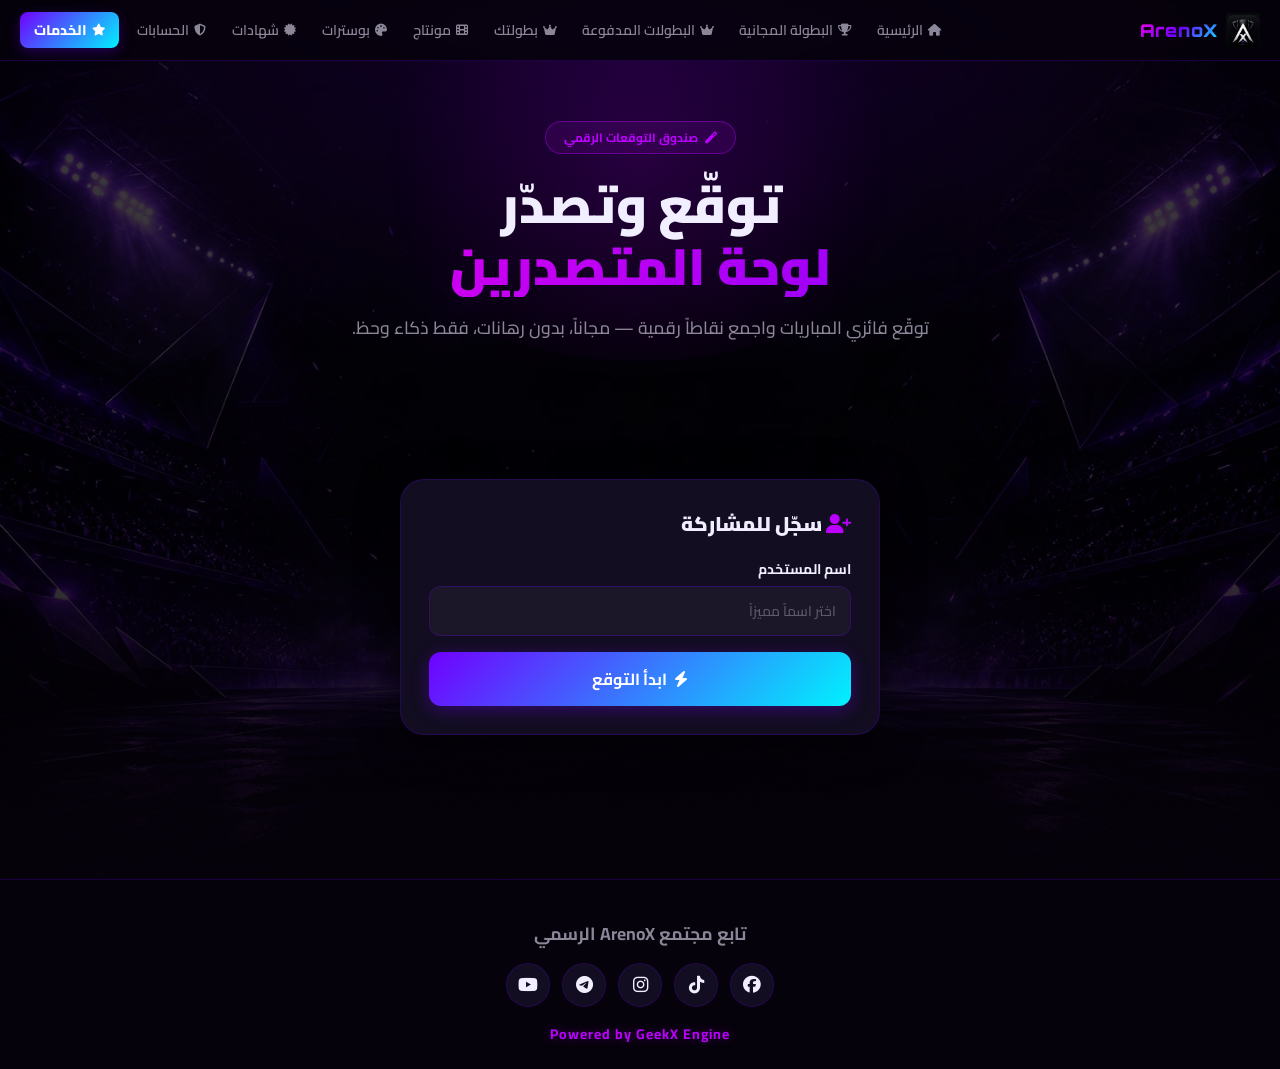
<file: pages/predictions.html>
<!DOCTYPE html>
<html lang="ar" dir="rtl">
<head>
  <meta charset="UTF-8">
  <meta name="viewport" content="width=device-width, initial-scale=1.0">
  <title>صندوق التوقعات — ArenoX</title>
  <link rel="stylesheet" href="../css/style.css">
  <link rel="icon" href="../image/ArenoX-logo.png" type="image/x-icon">
  <link rel="stylesheet" href="https://cdnjs.cloudflare.com/ajax/libs/font-awesome/6.5.0/css/all.min.css">
</head>
<body>
<div class="img-background"><img src="../image/stadium-glow.jpg" alt="ArenoX"></div>
<nav class="navbar">
  <div class="nav-inner">
    <a href="../index.html" class="nav-logo"><img src="../image/ArenoX-logo.png" class="logo-img" alt="ArenoX" onerror="this.style.display='none'"><span class="logo-text">ArenoX</span></a>
    <button class="nav-toggle"><i class="fas fa-bars"></i></button>
    <div class="nav-links">
      <a href="../index.html"><i class="fas fa-home"></i> الرئيسية</a>
      <a href="tournaments.html"><i class="fas fa-trophy"></i> البطولة المجانية</a>
      <a href="paid-tournaments.html"><i class="fas fa-crown"></i> البطولات المدفوعة</a>
      <a href="custom-tournament.html"><i class="fas fa-crown"></i> بطولتك</a>
      <a href="montage.html"><i class="fas fa-film"></i> مونتاج</a>
      <a href="poster.html"><i class="fas fa-palette"></i> بوسترات</a>
      <a href="certificates.html"><i class="fas fa-certificate"></i> شهادات</a>
      <a href="accounts.html"><i class="fas fa-shield-alt"></i> الحسابات</a>
      <a href="payment.html" class="nav-cta"><i class="fas fa-star"></i> الخدمات</a>
    </div>
  </div>
</nav>
<section class="hero"><div class="hero-glow"></div>
  <div class="hero-badge"><i class="fas fa-magic"></i> صندوق التوقعات الرقمي</div>
  <h1>توقّع وتصدّر<br><span class="line2 grad-purple">لوحة المتصدرين</span></h1>
  <p>توقّع فائزي المباريات واجمع نقاطاً رقمية — مجاناً، بدون رهانات، فقط ذكاء وحظ.</p>
</section>
<section class="section"><div class="container-sm">
  <div id="regPanel" class="form-card" style="max-width:480px;margin:0 auto 36px">
    <h3 style="font-size:var(--fs-lg);font-weight:900;margin-bottom:18px"><i class="fas fa-user-plus" style="color:var(--violet)"></i> سجّل للمشاركة</h3>
    <div class="form-group"><label>اسم المستخدم</label><input type="text" id="predUser" placeholder="اختر اسماً مميزاً"></div>
    <button class="btn btn-primary btn-full btn-lg" onclick="registerPredictor()"><i class="fas fa-bolt"></i> ابدأ التوقع</button>
  </div>
  <div id="mainPanel" style="display:none">
    <div class="pred-stats-grid" style="display:grid;grid-template-columns:repeat(3,1fr);gap:16px;margin-bottom:36px">
      <div class="card text-center"><div style="font-family:Orbitron,sans-serif;font-size:2rem;font-weight:900;color:var(--violet)" id="upPoints">0</div><div style="font-size:var(--fs-sm);color:var(--muted);margin-top:5px">نقاطك</div></div>
      <div class="card text-center"><div style="font-family:Orbitron,sans-serif;font-size:2rem;font-weight:900;color:var(--green)" id="upCorrect">0</div><div style="font-size:var(--fs-sm);color:var(--muted);margin-top:5px">صحيح</div></div>
      <div class="card text-center"><div style="font-family:Orbitron,sans-serif;font-size:2rem;font-weight:900;color:var(--gold)" id="upRank">#—</div><div style="font-size:var(--fs-sm);color:var(--muted);margin-top:5px">ترتيبك</div></div>
    </div>
    <div style="display:grid;grid-template-columns:1fr 300px;gap:28px" class="pred-layout">
      <div>
        <h3 style="font-size:var(--fs-lg);font-weight:900;margin-bottom:20px">⚡ المباريات المتاحة</h3>
        <div id="matchList"></div>
      </div>
      <div>
        <h3 style="font-size:var(--fs-lg);font-weight:900;margin-bottom:20px">🏆 المتصدرون</h3>
        <div id="leaderList"></div>
      </div>
    </div>
  </div>
</div></section>
<style>
@media(max-width:768px){.pred-layout{grid-template-columns:1fr !important;}}
@media(max-width:420px){
  .match-teams2{grid-template-columns:1fr !important;gap:6px !important;}
  .match-teams2 .match-vs2{order:2;}
}
.match-card2{background:var(--card);border:1px solid var(--border);border-radius:var(--r-md);padding:20px;margin-bottom:16px;transition:var(--t);}
.match-card2:hover{border-color:rgba(188,0,255,0.4);}
.match-teams2{display:grid;grid-template-columns:1fr auto 1fr;gap:12px;align-items:center;text-align:center;margin-bottom:16px;}
.match-teams2 > div { min-width:0; overflow-wrap:break-word; }
.match-vs2{color:var(--purple);font-weight:900;font-size:var(--fs-sm);}
.pred-btns{display:flex;gap:8px;flex-wrap:wrap;}
.pred-btn{flex:1;min-width:88px;padding:10px;border:1.5px solid var(--border);border-radius:var(--r-sm);background:transparent;color:var(--muted);cursor:pointer;font-family:Cairo,sans-serif;font-weight:700;font-size:var(--fs-sm);transition:var(--t);}
.pred-btn:hover{border-color:var(--violet);color:var(--violet);}
.pred-btn.ph{border-color:var(--green);color:var(--green);background:rgba(0,230,118,0.1);}
.pred-btn.pd{border-color:var(--gold);color:var(--gold);background:rgba(240,180,41,0.1);}
.pred-btn.pa{border-color:var(--cyan);color:var(--cyan);background:rgba(0,242,254,0.1);}
.pred-btn.confirmed{opacity:.6;cursor:not-allowed;pointer-events:none;}
.pred-bar{height:5px;background:var(--border);border-radius:3px;overflow:hidden;display:flex;gap:2px;margin-top:10px;}
.lb-row{display:flex;align-items:center;gap:12px;padding:12px 16px;border-radius:var(--r-sm);background:rgba(255,255,255,0.03);margin-bottom:8px;font-size:var(--fs-sm);}
.lb-rank{font-family:Orbitron,sans-serif;font-weight:900;width:28px;text-align:center;flex-shrink:0;}
.lb-name{flex:1;font-weight:700;min-width:0;overflow-wrap:break-word;}
.lb-pts{color:var(--gold);font-weight:800;font-family:Orbitron,sans-serif;font-size:.85rem;flex-shrink:0;}
@media(max-width:480px){
  .pred-stats-grid{gap:8px;}
  .pred-stats-grid > .card > div:first-child{font-size:1.5rem !important;}
}
</style>
<footer><h4>تابع مجتمع ArenoX الرسمي</h4>
<div class="social-row">
  <a href="https://www.facebook.com/share/1CnYJyZErw/" class="social-btn" target="_blank"><i class="fab fa-facebook"></i></a>
  <a href="https://www.tiktok.com/@arenox7" class="social-btn" target="_blank"><i class="fab fa-tiktok"></i></a>
  <a href="https://www.instagram.com/are.nox" class="social-btn" target="_blank"><i class="fab fa-instagram"></i></a>
  <a href="https://t.me/arenox7" class="social-btn" target="_blank"><i class="fab fa-telegram"></i></a>
  <a href="https://www.youtube.com/@Aren.0X" class="social-btn" target="_blank"><i class="fab fa-youtube"></i></a>
</div>
<p class="powered">Powered by GeekX Engine</p></footer>
<script src="../js/core.js"></script>
<script>
const MATCHES=[
  {id:'m1',league:'بريميرليغ',h:'مانشستر سيتي',he:'🔵',a:'ليفربول',ae:'🔴',t:'الأربعاء 21:00',odds:{h:35,d:25,a:40}},
  {id:'m2',league:'UCL',h:'ريال مدريد',he:'⚪',a:'باريس',ae:'🔵',t:'الخميس 22:00',odds:{h:42,d:28,a:30}},
  {id:'m3',league:'بطولة ArenoX',h:'ZiZo_GG',he:'⚡',a:'KingMessi',ae:'👑',t:'غداً 20:00',odds:{h:50,d:10,a:40}},
];
const LB=[{n:'Al7uraib_Pro',p:1850},{n:'Desert_King',p:1620},{n:'ZiZo_GG',p:1410},{n:'Baghdad_Beast',p:980},{n:'GoldenFoot',p:750}];
let state={user:'',pts:0,correct:0,total:0,preds:{}};
function registerPredictor(){
  const n=document.getElementById('predUser').value.trim();
  if(!n){toast('أدخل اسم مستخدم','warning');return;}
  state.user=n;
  const s=localStorage.getItem('arx_pred_'+n);
  if(s)Object.assign(state,JSON.parse(s));
  document.getElementById('regPanel').style.display='none';
  document.getElementById('mainPanel').style.display='block';
  render();toast('أهلاً '+n+'! 🔮','success');
}
function render(){renderMatches();renderLB();updateStats();}
function renderMatches(){
  document.getElementById('matchList').innerHTML=MATCHES.map(m=>{
    const pr=state.preds[m.id];
    return `<div class="match-card2">
      <div style="display:flex;justify-content:space-between;margin-bottom:12px">
        <span class="badge badge-purple" style="font-size:.7rem">${m.league}</span>
        <span style="color:var(--muted);font-size:var(--fs-xs)">⏰ ${m.t}</span>
      </div>
      <div class="match-teams2">
        <div><div style="font-size:1.8rem">${m.he}</div><div style="font-weight:700;font-size:var(--fs-sm)">${m.h}</div></div>
        <div class="match-vs2">VS</div>
        <div><div style="font-size:1.8rem">${m.ae}</div><div style="font-weight:700;font-size:var(--fs-sm)">${m.a}</div></div>
      </div>
      <div class="pred-btns">
        <button class="pred-btn ${pr==='h'?'ph':''} ${pr?'confirmed':''}" onclick="predict('${m.id}','h')">فوز ${m.h.split(' ')[0]}<br><small>+100</small></button>
        <button class="pred-btn ${pr==='d'?'pd':''} ${pr?'confirmed':''}" onclick="predict('${m.id}','d')">تعادل<br><small>+60</small></button>
        <button class="pred-btn ${pr==='a'?'pa':''} ${pr?'confirmed':''}" onclick="predict('${m.id}','a')">فوز ${m.a.split(' ')[0]}<br><small>+100</small></button>
      </div>
      <div class="pred-bar">
        <div style="width:${m.odds.h}%;height:100%;background:var(--green);border-radius:3px"></div>
        <div style="width:${m.odds.d}%;height:100%;background:var(--gold);border-radius:3px"></div>
        <div style="width:${m.odds.a}%;height:100%;background:var(--cyan);border-radius:3px"></div>
      </div>
      ${pr?`<div class="badge badge-green" style="margin-top:10px">✅ توقّعت: ${pr==='h'?m.h:pr==='a'?m.a:'تعادل'}</div>`:''}
    </div>`;
  }).join('');
}
function renderLB(){
  const lb=[...LB];
  if(state.pts>0&&!lb.find(r=>r.n===state.user))lb.push({n:state.user+' (أنت)',p:state.pts});
  lb.sort((a,b)=>b.p-a.p);
  const icons=['🥇','🥈','🥉'];
  document.getElementById('leaderList').innerHTML=lb.slice(0,8).map((r,i)=>`
    <div class="lb-row" style="${r.n.includes(state.user)?'border:1px solid rgba(240,180,41,0.35);background:rgba(240,180,41,0.06);':''}">
      <div class="lb-rank" style="color:${i<3?'var(--gold)':'var(--muted)'}">${icons[i]||i+1}</div>
      <div class="lb-name">${r.n}</div>
      <div class="lb-pts">${fmtNum(r.p)}</div>
    </div>`).join('');
}
function predict(id,o){
  if(state.preds[id]){toast('سبق أن توقعت هذه المباراة!','warning');return;}
  state.preds[id]=o;state.total++;state.pts+=o==='d'?60:100;
  localStorage.setItem('arx_pred_'+state.user,JSON.stringify(state));
  render();toast('تم تسجيل توقعك 🔮','success');
}
function updateStats(){
  document.getElementById('upPoints').textContent=fmtNum(state.pts);
  document.getElementById('upCorrect').textContent=state.correct;
  const lb=[...LB];if(state.pts>0)lb.push({n:state.user,p:state.pts});
  lb.sort((a,b)=>b.p-a.p);
  const rank=lb.findIndex(r=>r.n===state.user)+1;
  document.getElementById('upRank').textContent='#'+(rank||'—');
}
</script></body></html>
</file>
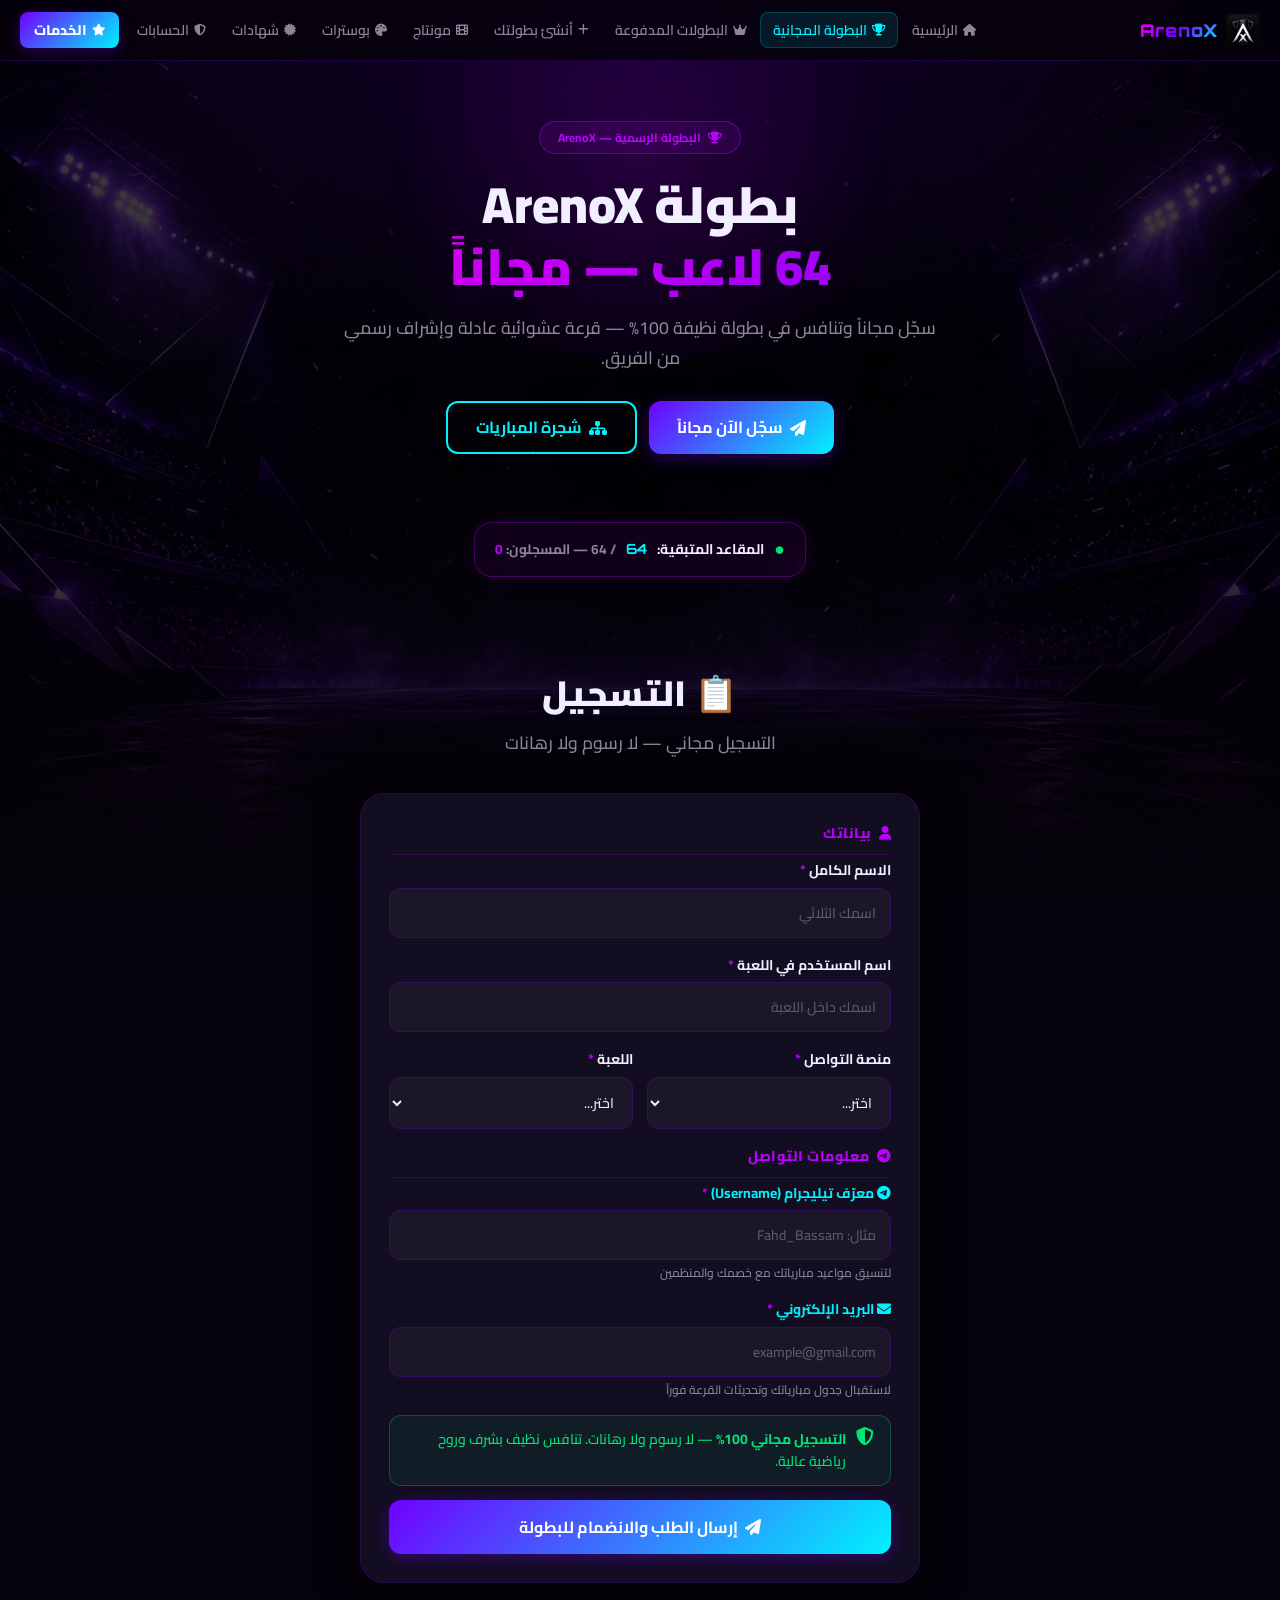
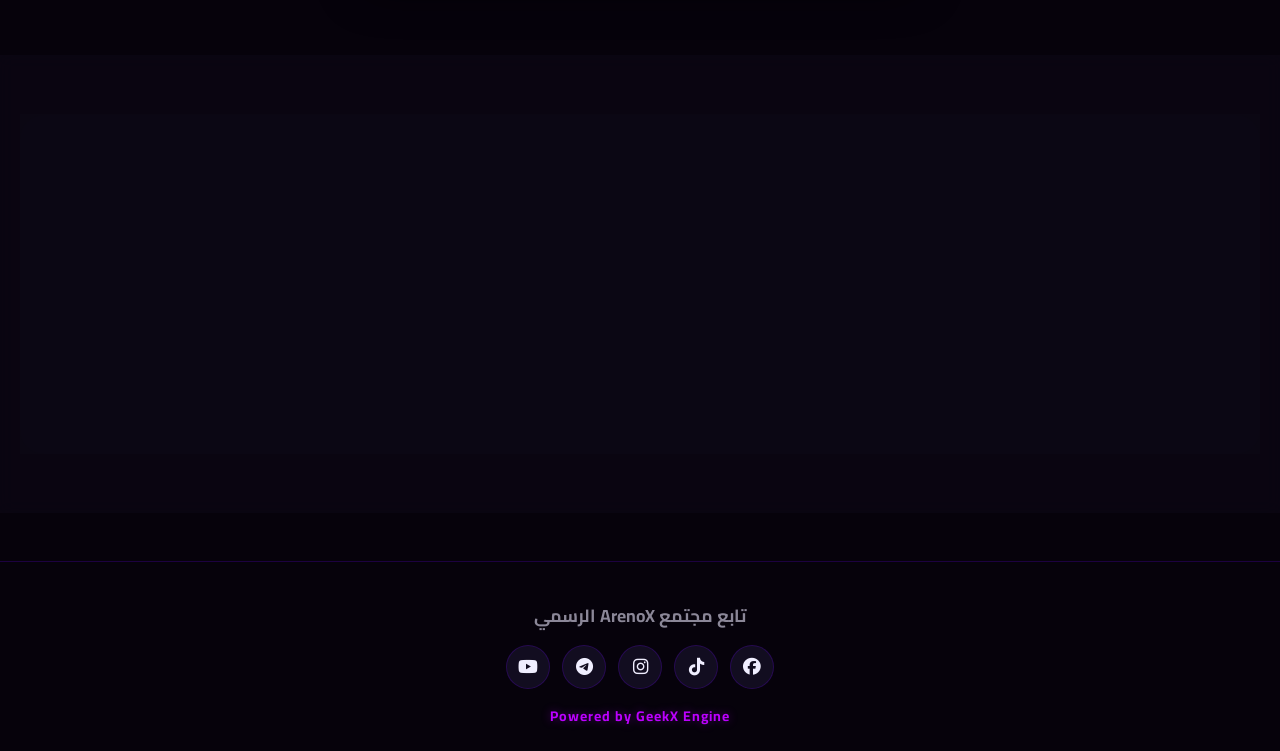
<file: pages/tournaments.html>
<!DOCTYPE html>
<html lang="ar" dir="rtl">
<head>
  <meta charset="UTF-8">
  <meta name="viewport" content="width=device-width, initial-scale=1.0">
  <title>البطولة الرسمية 64 لاعب — ArenoX</title>
  <link rel="stylesheet" href="../css/style.css">
  <link rel="icon" href="../image/ArenoX-logo.png" type="image/x-icon">
  <link rel="stylesheet" href="https://cdnjs.cloudflare.com/ajax/libs/font-awesome/6.5.0/css/all.min.css">
</head>
<body>
<div class="img-background"><img src="../image/stadium-glow.jpg" alt="ArenoX"></div>

<nav class="navbar">
  <div class="nav-inner">
    <a href="../index.html" class="nav-logo">
      <img src="../image/ArenoX-logo.png" class="logo-img" alt="ArenoX" onerror="this.style.display='none'">
      <span class="logo-text">ArenoX</span>
    </a>
    <button class="nav-toggle"><i class="fas fa-bars"></i></button>
    <div class="nav-links">
      <a href="../index.html"><i class="fas fa-home"></i> الرئيسية</a>
      <a href="tournaments.html" class="active"><i class="fas fa-trophy"></i> البطولة المجانية</a>
      <a href="paid-tournaments.html"><i class="fas fa-crown"></i> البطولات المدفوعة</a>
      <a href="custom-tournament.html"><i class="fas fa-plus"></i> أنشئ بطولتك</a>
      <a href="montage.html"><i class="fas fa-film"></i> مونتاج</a>
      <a href="poster.html"><i class="fas fa-palette"></i> بوسترات</a>
      <a href="certificates.html"><i class="fas fa-certificate"></i> شهادات</a>
      <a href="accounts.html"><i class="fas fa-shield-alt"></i> الحسابات</a>
      <a href="payment.html" class="nav-cta"><i class="fas fa-star"></i> الخدمات</a>
    </div>
  </div>
</nav>

<!-- HERO -->
<section class="hero">
  <div class="hero-glow"></div>
  <div class="hero-badge"><i class="fas fa-trophy"></i> البطولة الرسمية — ArenoX</div>
  <h1>بطولة ArenoX<br><span class="line2 grad-purple">64 لاعب — مجاناً</span></h1>
  <p>سجّل مجاناً وتنافس في بطولة نظيفة 100% — قرعة عشوائية عادلة وإشراف رسمي من الفريق.</p>
  <div class="hero-btns">
    <a href="#regForm" class="btn btn-primary btn-lg"><i class="fas fa-paper-plane"></i> سجّل الآن مجاناً</a>
    <a href="#dashboard" class="btn btn-outline btn-lg"><i class="fas fa-sitemap"></i> شجرة المباريات</a>
  </div>
</section>

<!-- عداد -->
<div style="text-align:center;padding:0 20px 8px">
  <div class="counter-box" id="counterBox">
    <span style="color:var(--violet)">●</span> جاري التحميل...
  </div>
</div>

<!-- ══ نموذج التسجيل ══ -->
<section class="section" id="regForm">
  <div class="container-xs">
    <div class="section-title">
      <h2>📋  التسجيل</h2>
      <p>التسجيل مجاني — لا رسوم ولا رهانات</p>
    </div>

    <div id="regFormArea">
      <div class="form-card">
        <div class="form-sec-title"><i class="fas fa-user"></i> بياناتك</div>

        <div class="form-group">
          <label>الاسم الكامل <span class="req">*</span></label>
          <input type="text" id="rFullName" placeholder="اسمك الثلاثي" required>
        </div>

        <div class="form-group">
          <label>اسم المستخدم في اللعبة <span class="req">*</span></label>
          <input type="text" id="rUserName" placeholder="اسمك داخل اللعبة" required>
        </div>

        <div class="form-row">
          <div class="form-group">
            <label>منصة التواصل <span class="req">*</span></label>
            <select id="rPlatform" required>
              <option value="">اختر...</option>
              <option>فيسبوك</option>
              <option>إنستغرام</option>
              <option>تيليجرام</option>
              <option>تيكتوك</option>
            </select>
          </div>
          <div class="form-group">
            <label>اللعبة <span class="req">*</span></label>
            <select id="rGame" required>
              <option value="">اختر...</option>
              <option>eFootball (PES)</option>
            </select>
          </div>
        </div>

        <div class="form-sec-title"><i class="fab fa-telegram"></i> معلومات التواصل</div>

        <div class="form-group">
          <label style="color:var(--cyan)"><i class="fab fa-telegram"></i> معرّف تيليجرام (Username) <span class="req">*</span></label>
          <input type="text" id="rTelegram" placeholder="مثال: Fahd_Bassam" required>
          <small>لتنسيق مواعيد مبارياتك مع خصمك والمنظمين</small>
        </div>

        <div class="form-group">
          <label style="color:var(--cyan)"><i class="fas fa-envelope"></i> البريد الإلكتروني <span class="req">*</span></label>
          <input type="email" id="rEmail" placeholder="example@gmail.com" required>
          <small>لاستقبال جدول مبارياتك وتحديثات القرعة فوراً</small>
        </div>

        <div class="alert alert-success">
          <i class="fas fa-shield-alt" style="flex-shrink:0;font-size:1.15rem"></i>
          <div><strong>التسجيل مجاني 100%</strong> — لا رسوم ولا رهانات. تنافس نظيف بشرف وروح رياضية عالية.</div>
        </div>

        <button class="btn btn-primary btn-full btn-lg" id="regBtn" onclick="submitReg()">
          <i class="fas fa-paper-plane"></i> إرسال الطلب والانضمام للبطولة
        </button>
      </div>
      <div id="notifBox" style="margin-top:12px"></div>
    </div>
  </div>
</section>

<!-- ══ لوحة المعلومات ══ -->
<section class="section section-dark" id="dashboard">
  <div class="container">
    <div class="dashboard">
      <h2 class="dashboard-title">
        <i class="fas fa-chart-bar"></i> مركز معلومات
        <span class="grad-purple">ArenoX</span> الحية
      </h2>

      <div class="tabs-bar">
        <button id="btn-tab-bracket"  class="tab-btn active" onclick="switchTab('tab-bracket', null, 'T64')">
          <i class="fas fa-sitemap"></i> شجرة المباريات
        </button>
      <a href="to.html" id="btn-tab-rankings" class="tab-btn">
  <i class="fas fa-trophy"></i> التصنيف العام
</a>
      </div>

      <!-- شجرة المباريات -->
      <div id="tab-bracket" class="tab-pane active">
        <div class="bracket-wrap" id="bracketDisplay">
          <div style="text-align:center;padding:44px;width:100%">
            <span class="spinner" style="width:36px;height:36px;border-width:3.5px"></span>
            <p style="margin-top:16px;color:var(--muted);font-size:var(--fs-base)">جاري تحميل الشجرة...</p>
          </div>
        </div>
      </div>
    </div>
  </div>
</section>

<footer>
  <h4>تابع مجتمع ArenoX الرسمي</h4>
  <div class="social-row">
    <a href="https://www.facebook.com/share/1CnYJyZErw/" class="social-btn" target="_blank"><i class="fab fa-facebook"></i></a>
    <a href="https://www.tiktok.com/@arenox7" class="social-btn" target="_blank"><i class="fab fa-tiktok"></i></a>
    <a href="https://www.instagram.com/are.nox" class="social-btn" target="_blank"><i class="fab fa-instagram"></i></a>
    <a href="https://t.me/arenox7" class="social-btn" target="_blank"><i class="fab fa-telegram"></i></a>
    <a href="https://www.youtube.com/@Aren.0X" class="social-btn" target="_blank"><i class="fab fa-youtube"></i></a>
  </div>
  <p class="powered">Powered by GeekX Engine</p>
</footer>

<script src="../js/core.js"></script>
<script>
async function submitReg() {
  const vals = {
    fullName:         document.getElementById('rFullName').value.trim(),
    userName:         document.getElementById('rUserName').value.trim(),
    platform:         document.getElementById('rPlatform').value,
    game:             document.getElementById('rGame').value,
    telegramUserName: document.getElementById('rTelegram').value.trim(),
    email:            document.getElementById('rEmail').value.trim(),
  };

  if (!vals.fullName || !vals.userName || !vals.platform || !vals.game || !vals.telegramUserName || !vals.email) {
    toast('يرجى تعبئة جميع الحقول المطلوبة','warning'); return;
  }

  const btn = document.getElementById('regBtn');
  setLoading(btn, true);
  const result = await registerPlayer({ action:'register', ...vals, tournamentType:'T64', tournamentName:'بطولة الأبطال (64 لاعب)', tournamentSize:64 });
  setLoading(btn, false);

  if (result.success) {
    document.getElementById('regFormArea').innerHTML = `
      <div class="success-state">
        <div class="success-icon">✅</div>
        <h3>تم تسجيلك بنجاح!</h3>
        <p>ستصلك تفاصيل القرعة ومواعيد مبارياتك عبر بريدك الإلكتروني وتيليجرام.</p>
        <div class="order-id-tag">لاعب #${_count}</div>
        <div class="flex mt-24" style="justify-content:center;gap:12px;flex-wrap:wrap">
          <a href="#dashboard" class="btn btn-primary"><i class="fas fa-sitemap"></i> شاهد الشجرة</a>
          <a href="${ARENOX.TELEGRAM}" target="_blank" class="btn btn-outline"><i class="fab fa-telegram"></i> تيليجرام</a>
        </div>
      </div>`;
    updateCounter('counterBox');
  } else {
    showNotif(result.message || 'حدث خطأ، حاول مجدداً.','error');
  }
}

document.addEventListener('DOMContentLoaded', () => {
  loadCount(() => updateCounter('counterBox'));
  loadBracket('bracketDisplay', 'bracketFilter', 'T128'); // البطولة الرسمية المجانية فقط — منفصلة عن البطولات المدفوعة
});
</script>
</body>
</html>
</file>
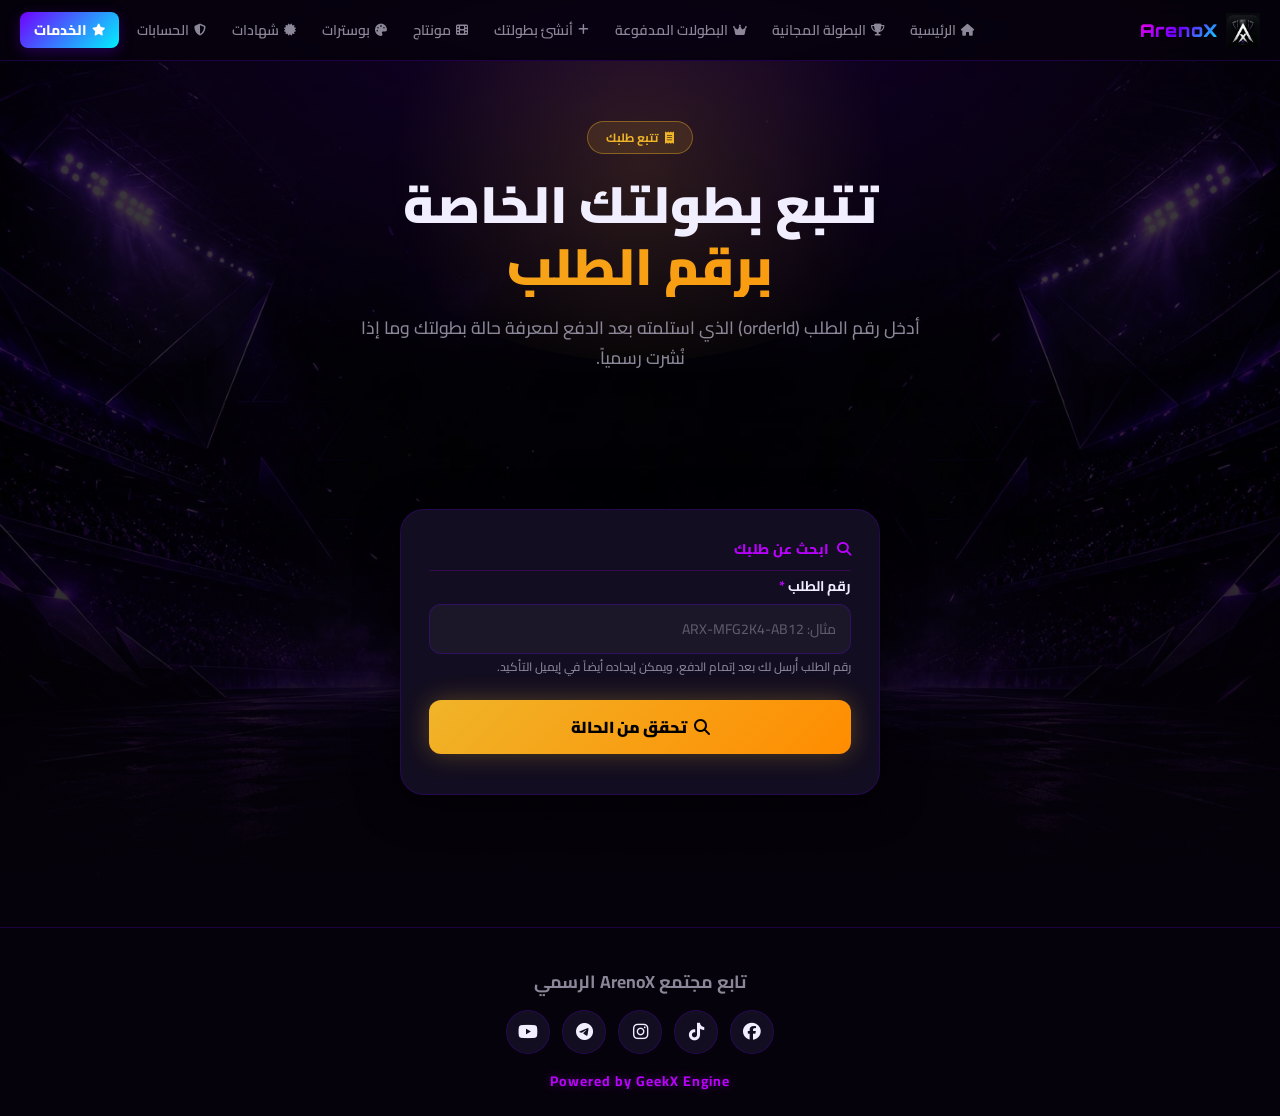
<file: pages/track-order.html>
<!DOCTYPE html>
<html lang="ar" dir="rtl">
<head>
  <meta charset="UTF-8">
  <meta name="viewport" content="width=device-width, initial-scale=1.0">
  <title>تتبع طلب بطولتك — ArenoX</title>
  <link rel="stylesheet" href="../css/style.css">
  <link rel="icon" href="../image/ArenoX-logo.png" type="image/x-icon">
  <link rel="stylesheet" href="https://cdnjs.cloudflare.com/ajax/libs/font-awesome/6.5.0/css/all.min.css">
  <style>
    .track-box { max-width:480px; margin:0 auto; }
    .status-card { text-align:center; padding:36px 24px; }
    .status-icon { font-size:3.5rem; margin-bottom:14px; }
    .status-pill {
      display:inline-flex; align-items:center; gap:8px; padding:9px 18px;
      border-radius:999px; font-weight:800; font-size:var(--fs-sm); margin-bottom:18px;
    }
    .status-pending  { background:rgba(255,170,0,0.12); border:1.5px solid rgba(255,170,0,0.35); color:#ffaa00; }
    .status-published{ background:rgba(0,230,118,0.12); border:1.5px solid rgba(0,230,118,0.35); color:var(--green); }
    .status-rejected { background:rgba(255,23,68,0.12); border:1.5px solid rgba(255,23,68,0.35); color:var(--red); }
    .track-detail-row {
      display:flex; justify-content:space-between; gap:12px; padding:11px 0;
      border-bottom:1px solid var(--border); font-size:var(--fs-sm); text-align:right;
    }
    .track-detail-row:last-child { border-bottom:none; }
    .track-detail-row span:first-child { color:var(--muted); }
  </style>
</head>
<body>
<div class="img-background"><img src="../image/stadium-glow.jpg" alt="ArenoX"></div>

<nav class="navbar">
  <div class="nav-inner">
    <a href="../index.html" class="nav-logo">
      <img src="../image/ArenoX-logo.png" class="logo-img" alt="ArenoX" onerror="this.style.display='none'">
      <span class="logo-text">ArenoX</span>
    </a>
    <button class="nav-toggle"><i class="fas fa-bars"></i></button>
    <div class="nav-links">
      <a href="../index.html"><i class="fas fa-home"></i> الرئيسية</a>
      <a href="tournaments.html"><i class="fas fa-trophy"></i> البطولة المجانية</a>
      <a href="paid-tournaments.html"><i class="fas fa-crown"></i> البطولات المدفوعة</a>
      <a href="custom-tournament.html"><i class="fas fa-plus"></i> أنشئ بطولتك</a>
      <a href="montage.html"><i class="fas fa-film"></i> مونتاج</a>
      <a href="poster.html"><i class="fas fa-palette"></i> بوسترات</a>
      <a href="certificates.html"><i class="fas fa-certificate"></i> شهادات</a>
      <a href="accounts.html"><i class="fas fa-shield-alt"></i> الحسابات</a>
      <a href="payment.html" class="nav-cta"><i class="fas fa-star"></i> الخدمات</a>
    </div>
  </div>
</nav>

<section class="hero">
  <div class="hero-glow" style="background:radial-gradient(circle,rgba(240,180,41,0.15),transparent 70%)"></div>
  <div class="hero-badge" style="background:rgba(240,180,41,0.12);border-color:rgba(240,180,41,0.4);color:var(--gold)">
    <i class="fas fa-receipt"></i> تتبع طلبك
  </div>
  <h1>تتبع بطولتك الخاصة<br><span class="line2 grad-gold">برقم الطلب</span></h1>
  <p>أدخل رقم الطلب (orderId) الذي استلمته بعد الدفع لمعرفة حالة بطولتك وما إذا نُشرت رسمياً.</p>
</section>

<section class="section">
  <div class="container track-box">

    <div class="form-card" id="searchCard">
      <div class="form-sec-title"><i class="fas fa-search"></i> ابحث عن طلبك</div>
      <div class="form-group">
        <label>رقم الطلب <span class="req">*</span></label>
        <input type="text" id="orderIdInput" placeholder="مثال: ARX-MFG2K4-AB12" required>
        <small>رقم الطلب أُرسل لك بعد إتمام الدفع، ويمكن إيجاده أيضاً في إيميل التأكيد.</small>
      </div>
      <button class="btn btn-gold btn-full btn-lg mt-8" id="trackBtn" onclick="trackOrder()">
        <i class="fas fa-search"></i> تحقق من الحالة
      </button>
      <div id="notifBox" style="margin-top:12px"></div>
    </div>

    <div id="resultArea" style="margin-top:24px"></div>

  </div>
</section>

<footer>
  <h4>تابع مجتمع ArenoX الرسمي</h4>
  <div class="social-row">
    <a href="https://www.facebook.com/share/1CnYJyZErw/" class="social-btn" target="_blank"><i class="fab fa-facebook"></i></a>
    <a href="https://www.tiktok.com/@arenox7" class="social-btn" target="_blank"><i class="fab fa-tiktok"></i></a>
    <a href="https://www.instagram.com/are.nox" class="social-btn" target="_blank"><i class="fab fa-instagram"></i></a>
    <a href="https://t.me/arenox7" class="social-btn" target="_blank"><i class="fab fa-telegram"></i></a>
    <a href="https://www.youtube.com/@Aren.0X" class="social-btn" target="_blank"><i class="fab fa-youtube"></i></a>
  </div>
  <p class="powered">Powered by GeekX Engine</p>
</footer>

<script src="../js/core.js"></script>
<script>
function getQueryOrderId() {
  const params = new URLSearchParams(window.location.search);
  return params.get('id') || params.get('orderId') || '';
}

async function trackOrder() {
  const orderId = document.getElementById('orderIdInput').value.trim();
  if (!orderId) { toast('أدخل رقم الطلب أولاً', 'warning'); return; }

  const btn = document.getElementById('trackBtn');
  setLoading(btn, true);
  document.getElementById('resultArea').innerHTML = '';

  try {
    const res  = await fetch(ARENOX.SCRIPT_URL + '?get=order&id=' + encodeURIComponent(orderId));
    const data = await res.json();
    setLoading(btn, false);
    renderResult(data, orderId);
  } catch (e) {
    setLoading(btn, false);
    showNotif('تعذّر الاتصال بالخادم، حاول مرة أخرى.', 'error');
  }
}

function renderResult(data, orderId) {
  const area = document.getElementById('resultArea');
  if (!data || !data.found) {
    area.innerHTML = `
      <div class="card status-card">
        <div class="status-icon">🔍</div>
        <h3 style="color:var(--red)">لم يتم العثور على الطلب</h3>
        <p style="color:var(--muted)">تأكد من رقم الطلب وحاول مجدداً، أو تواصل معنا عبر واتساب.</p>
        <a href="https://wa.me/${ARENOX.WHATSAPP}?text=استفسار+عن+طلب+${encodeURIComponent(orderId)}" target="_blank" class="btn btn-success mt-16">
          <i class="fab fa-whatsapp"></i> تواصل واتساب
        </a>
      </div>`;
    return;
  }

  let pillClass = 'status-pending', icon = '⏳', title = 'طلبك قيد المراجعة';
  let desc = 'سيتأكد فريق ArenoX من عملية الدفع، ثم يتم نشر بطولتك وشجرتها الرسمية تلقائياً.';

  if (data.isPublished) {
    pillClass = 'status-published'; icon = '🏆'; title = 'تم نشر بطولتك رسمياً!';
    desc = 'الشجرة جاهزة الآن — شاركها مع لاعبيك من الرابط أدناه.';
  } else if ((data.status||'').includes('مرفوض') || (data.status||'').includes('فشل')) {
    pillClass = 'status-rejected'; icon = '❌'; title = 'هناك مشكلة في طلبك';
    desc = 'تواصل معنا عبر واتساب لمعرفة التفاصيل وحل المشكلة.';
  }

  area.innerHTML = `
    <div class="card status-card">
      <div class="status-icon">${icon}</div>
      <span class="status-pill ${pillClass}">${data.status || '—'}</span>
      <h3>${title}</h3>
      <p style="color:var(--muted);margin-bottom:18px">${desc}</p>

      <div style="text-align:right;max-width:380px;margin:0 auto">
        <div class="track-detail-row"><span>اسم البطولة</span><span style="color:var(--gold);font-weight:700">${data.tournamentName||'—'}</span></div>
        <div class="track-detail-row"><span>اللعبة</span><span>${data.game||'—'}</span></div>
        <div class="track-detail-row"><span>عدد اللاعبين</span><span>${data.size||'—'}</span></div>
        <div class="track-detail-row"><span>السعر</span><span style="color:var(--gold);font-weight:700">${data.price||'—'}</span></div>
        <div class="track-detail-row"><span>المنظم</span><span>${data.organizerName||'—'}</span></div>
        <div class="track-detail-row"><span>رقم الطلب</span><span style="font-family:'Orbitron',sans-serif;font-size:.85rem">${data.orderId||orderId}</span></div>
      </div>

      <div class="flex mt-24" style="justify-content:center;flex-wrap:wrap;gap:12px">
        ${data.isPublished
          ? `<a href="${data.bracketUrl}" class="btn btn-gold btn-lg"><i class="fas fa-sitemap"></i> مشاهدة شجرة البطولة</a>`
          : `<a href="https://wa.me/${ARENOX.WHATSAPP}?text=استفسار+عن+طلب+${encodeURIComponent(data.orderId||orderId)}" target="_blank" class="btn btn-success">
               <i class="fab fa-whatsapp"></i> تواصل واتساب
             </a>`
        }
      </div>
    </div>`;
}

// إذا جاء المستخدم برابط فيه ?id=ORDER_ID نملأ الحقل ونبحث تلقائياً
document.addEventListener('DOMContentLoaded', () => {
  const pre = getQueryOrderId();
  if (pre) {
    document.getElementById('orderIdInput').value = pre;
    trackOrder();
  }
});
</script>
</body>
</html>
</file>
<file: css/style.css>
/* ═══════════════════════════════════════════════
   ArenoX V2 — نظام الأنماط المحسّن
   مناسب للابتوب والموبايل بقياسات متوازنة
═══════════════════════════════════════════════ */

@import url("https://fonts.googleapis.com/css2?family=Cairo:wght@400;500;600;700;800;900&family=Orbitron:wght@700;900&display=swap");

/* ── متغيرات الألوان والقياسات ── */
:root {
  --bg:          #06020b;
  --bg2:         #0d0816;
  --card:        #120d20;
  --card2:       #1a1230;
  --purple:      #7000ff;
  --violet:      #bc00ff;
  --cyan:        #00f2fe;
  --gold:        #f0b429;
  --green:       #00e676;
  --red:         #ff1744;
  --orange:      #ff6d00;
  --white:       #f0eeff;
  --muted:       #8b8798;
  --border:      rgba(112,0,255,0.22);
  --border2:     rgba(0,242,254,0.18);
  --glow-purple: 0 0 30px rgba(188,0,255,0.3);
  --glow-cyan:   0 0 30px rgba(0,242,254,0.25);
  --glow-gold:   0 0 24px rgba(240,180,41,0.3);
  --card-shadow: 0 8px 40px rgba(0,0,0,0.6);
  --r-sm: 8px;
  --r-md: 12px;
  --r-lg: 18px;
  --r-xl: 24px;
  --t: all 0.3s cubic-bezier(0.4,0,0.2,1);
  
  /* أحجام خطوط معتدلة */
  --fs-xs:   0.75rem;   /* 12px */
  --fs-sm:   0.875rem;  /* 14px */
  --fs-base: 1rem;      /* 16px */
  --fs-md:   1.1rem;    /* 17.6px */
  --fs-lg:   1.25rem;   /* 20px */
  --fs-xl:   1.5rem;    /* 24px */
  --fs-2xl:  1.8rem;    /* 28.8px */
  --fs-3xl:  2.2rem;    /* 35px */
}

/* ── ريسيت ── */
*, *::before, *::after { margin:0; padding:0; box-sizing:border-box; }
html { scroll-behavior:smooth; font-size:16px; overflow-x:hidden; width:100%; }
body {
  background: var(--bg);
  color: var(--white);
  font-family: 'Cairo', sans-serif;
  font-size: var(--fs-base);
  font-weight: 500;
  direction: rtl;
  min-height: 100vh;
  overflow-x: hidden;
  line-height: 1.6;
  -webkit-font-smoothing: antialiased;
}
img { max-width:100%; height:auto; }
table { max-width:100%; }
.order-id-tag, .pay-num, code, pre { word-break:break-all; }
.t-card-body p, .svc-desc, .why-card p, .b-player { overflow-wrap:break-word; }

/* ── Scrollbar ── */
::-webkit-scrollbar { width:5px; height:5px; }
::-webkit-scrollbar-track { background:var(--bg2); }
::-webkit-scrollbar-thumb { background:var(--purple); border-radius:3px; }
::-webkit-scrollbar-thumb:hover { background:var(--violet); }

/* ── Selection ── */
::selection { background:rgba(188,0,255,0.35); color:#fff; }

/* ── خلفية الملعب ── */
.img-background {
  position:fixed; inset:0; z-index:-2; overflow:hidden;
}
.img-background img {
  width:100%; height:100%;
  object-fit:cover; object-position:center top;
  filter:brightness(0.22) saturate(1.2);
}
.img-background::after {
  content:'';
  position:absolute; inset:0;
  background: radial-gradient(ellipse 80% 60% at 50% 0%, rgba(112,0,255,0.18) 0%, transparent 70%),
              linear-gradient(180deg, transparent 60%, var(--bg) 100%);
}

/* ═══════════════════════════════════════════════
   NAVBAR
═══════════════════════════════════════════════ */
.navbar {
  position:sticky; top:0; z-index:200;
  background:rgba(6,2,11,0.85);
  backdrop-filter:blur(20px) saturate(1.5);
  -webkit-backdrop-filter:blur(20px);
  border-bottom:1px solid var(--border);
  padding:0;
}
.nav-inner {
  max-width:1280px; margin:0 auto;
  display:flex; align-items:center;
  justify-content:space-between;
  padding:0 20px; height:60px; gap:12px;
}
.nav-logo {
  display:flex; align-items:center; gap:8px;
  text-decoration:none; flex-shrink:0;
}
.nav-logo .logo-img { height:34px; width:auto; }
.nav-logo .logo-text {
  font-family:'Orbitron',sans-serif;
  font-size:1.1rem; font-weight:900;
  background:linear-gradient(135deg,#ff00ea,#7000ff,#00f2fe);
  -webkit-background-clip:text; -webkit-text-fill-color:transparent;
  letter-spacing:0.04em;
}

.nav-links {
  display:flex; align-items:center; gap:2px; flex-wrap:nowrap;
}
.nav-links a {
  color:var(--muted); text-decoration:none;
  padding:6px 12px; border-radius:var(--r-sm);
  font-size:var(--fs-sm); font-weight:600;
  transition:var(--t); white-space:nowrap;
  display:flex; align-items:center; gap:5px;
}
.nav-links a i { font-size:.85em; }
.nav-links a:hover { color:var(--white); background:rgba(255,255,255,0.07); }
.nav-links a.active {
  color:var(--cyan);
  background:rgba(0,242,254,0.1);
  border:1px solid rgba(0,242,254,0.2);
}
.nav-links a.nav-cta {
  background:linear-gradient(135deg,#7000ff,#00f2fe);
  color:#fff !important; font-weight:800;
  border:none !important; margin-right:4px;
  padding:7px 14px;
  box-shadow: 0 4px 14px rgba(112,0,255,0.3);
}
.nav-links a.nav-cta:hover {
  box-shadow: 0 6px 20px rgba(0,242,254,0.4);
  transform:translateY(-1px);
}

.nav-toggle {
  display:none; background:rgba(255,255,255,0.04);
  border:1.5px solid rgba(255,255,255,0.18);
  border-radius:var(--r-sm);
  padding:7px 11px; color:var(--white);
  cursor:pointer; font-size:1.1rem;
  transition:var(--t);
  align-items:center; justify-content:center;
}
.nav-toggle:hover { border-color:var(--violet); color:var(--violet); background:rgba(188,0,255,0.1); }

/* ═══════════════════════════════════════════════
   HERO
═══════════════════════════════════════════════ */
.hero {
  text-align:center;
  padding:60px 20px 48px;
  position:relative; overflow:hidden;
}
.hero-glow {
  position:absolute; top:-100px; left:50%; transform:translateX(-50%);
  width:600px; height:400px; border-radius:50%;
  background:radial-gradient(circle, rgba(188,0,255,0.15) 0%, transparent 70%);
  pointer-events:none;
}
.hero-badge {
  display:inline-flex; align-items:center; gap:7px;
  background:rgba(188,0,255,0.1);
  border:1px solid rgba(188,0,255,0.4);
  color:var(--violet); padding:6px 18px; border-radius:100px;
  font-size:var(--fs-xs); font-weight:700; margin-bottom:20px;
  animation:slideDown .7s ease both;
}
.hero h1 {
  font-size:clamp(1.8rem,5vw,3.2rem); font-weight:900;
  line-height:1.2; margin-bottom:16px;
  animation:slideDown .7s ease .1s both;
}
.hero h1 .line2 { display:block; }
.hero p {
  font-size:clamp(var(--fs-sm),1.8vw,var(--fs-md));
  color:var(--muted); max-width:600px;
  margin:0 auto 28px; line-height:1.7;
  animation:slideDown .7s ease .2s both;
}
.hero-btns {
  display:flex; gap:12px; justify-content:center; flex-wrap:wrap;
  animation:slideDown .7s ease .3s both;
}
.hero-stats {
  display:flex; gap:0; justify-content:center;
  flex-wrap:wrap; margin-top:40px;
  animation:slideDown .7s ease .4s both;
}
.hero-stat {
  padding:14px 28px;
  border-left:1px solid var(--border);
  text-align:center;
}
.hero-stat:last-child { border-right:1px solid var(--border); }
.hero-stat .num {
  font-family:'Orbitron',sans-serif;
  font-size:clamp(1.4rem,3vw,2rem); font-weight:900;
  color:var(--violet); display:block; line-height:1;
  margin-bottom:4px;
}
.hero-stat .lbl {
  font-size:var(--fs-xs); color:var(--muted); font-weight:600;
}

@keyframes slideDown {
  from { opacity:0; transform:translateY(-16px); }
  to   { opacity:1; transform:translateY(0); }
}

/* ═══════════════════════════════════════════════
   GRADIENT TEXT
═══════════════════════════════════════════════ */
.grad-purple { background:linear-gradient(135deg,#ff00ea,#7000ff); -webkit-background-clip:text; -webkit-text-fill-color:transparent; }
.grad-cyan   { background:linear-gradient(135deg,#00f2fe,#7000ff); -webkit-background-clip:text; -webkit-text-fill-color:transparent; }
.grad-gold   { background:linear-gradient(135deg,#f0b429,#ff8c00); -webkit-background-clip:text; -webkit-text-fill-color:transparent; }
.c-violet { color:var(--violet); }
.c-cyan   { color:var(--cyan); }
.c-gold   { color:var(--gold); }
.c-green  { color:var(--green); }
.c-red    { color:var(--red); }
.c-muted  { color:var(--muted); }

/* ═══════════════════════════════════════════════
   LAYOUT
═══════════════════════════════════════════════ */
.section { padding:60px 20px; }
.section-dark {
  background:rgba(13,8,22,0.65);
  backdrop-filter:blur(8px);
}
.container { max-width:1280px; margin:0 auto; }
.container-sm { max-width:860px; margin:0 auto; }
.container-xs { max-width:560px; margin:0 auto; }

.section-title { text-align:center; margin-bottom:36px; }
.section-title h2 {
  font-size:clamp(1.5rem,3.5vw,2.2rem); font-weight:900; margin-bottom:8px;
}
.section-title p { color:var(--muted); font-size:var(--fs-md); max-width:560px; margin:0 auto; }

/* ═══════════════════════════════════════════════
   BUTTONS
═══════════════════════════════════════════════ */
.btn {
  display:inline-flex; align-items:center; justify-content:center; gap:7px;
  padding:10px 22px; border-radius:var(--r-md);
  font-family:'Cairo',sans-serif; font-weight:700;
  font-size:var(--fs-sm); cursor:pointer;
  transition:var(--t); text-decoration:none;
  border:none; outline:none; white-space:nowrap;
  position:relative; overflow:hidden;
}
.btn::before {
  content:''; position:absolute; inset:0;
  background:rgba(255,255,255,0); transition:background .25s;
}
.btn:hover::before { background:rgba(255,255,255,0.07); }

.btn-primary {
  background:linear-gradient(135deg,#7000ff,#00f2fe);
  color:#fff; box-shadow:0 4px 18px rgba(112,0,255,0.35);
}
.btn-primary:hover { transform:translateY(-2px); box-shadow:0 8px 24px rgba(0,242,254,0.4); }

.btn-outline {
  background:transparent; color:var(--cyan);
  border:2px solid var(--cyan);
}
.btn-outline:hover { background:rgba(0,242,254,0.1); transform:translateY(-2px); }

.btn-gold {
  background:linear-gradient(135deg,#f0b429,#ff8c00);
  color:#000; font-weight:900; box-shadow:var(--glow-gold);
}
.btn-gold:hover { transform:translateY(-2px); box-shadow:0 8px 24px rgba(240,180,41,0.45); }

.btn-ghost {
  background:rgba(255,255,255,0.06);
  color:var(--white); border:1.5px solid rgba(255,255,255,0.12);
}
.btn-ghost:hover { background:rgba(255,255,255,0.12); transform:translateY(-1px); }

.btn-danger { background:linear-gradient(135deg,#ff1744,#ff6d00); color:#fff; }
.btn-success { background:linear-gradient(135deg,#00e676,#00bfa5); color:#000; font-weight:800; }

.btn-sm  { padding:6px 14px; font-size:var(--fs-xs); border-radius:var(--r-sm); }
.btn-lg  { padding:12px 28px; font-size:var(--fs-base); }
.btn-xl  { padding:14px 36px; font-size:var(--fs-md); }
.btn-full { width:100%; }
.btn:disabled { opacity:.5; cursor:not-allowed; transform:none !important; box-shadow:none !important; }

/* ═══════════════════════════════════════════════
   CARDS
═══════════════════════════════════════════════ */
.card {
  background:var(--card);
  border:1px solid var(--border);
  border-radius:var(--r-lg);
  padding:22px;
  transition:var(--t);
  position:relative; overflow:hidden;
}
.card::before {
  content:''; position:absolute; top:0; left:0; right:0; height:2px;
  background:linear-gradient(90deg,#7000ff,#00f2fe);
  opacity:0; transition:opacity .3s;
}
.card:hover { border-color:rgba(188,0,255,0.4); transform:translateY(-3px); box-shadow:var(--glow-purple); }
.card:hover::before { opacity:1; }

/* ── بطاقات البطولات ── */
.t-card {
  background:var(--card);
  border:1px solid var(--border);
  border-radius:var(--r-lg);
  overflow:hidden; transition:var(--t);
  display:flex; flex-direction:column;
  position:relative;
}
.t-card-accent { position:absolute; top:0; left:0; right:0; height:3px; background:linear-gradient(90deg,#7000ff,#00f2fe); }
.t-card:hover { border-color:var(--cyan); transform:translateY(-4px); box-shadow:var(--glow-cyan); }

.t-card-img {
  height:130px; background:linear-gradient(135deg,#0d0918 0%,#1a0a2e 100%);
  display:flex; align-items:center; justify-content:center; flex-direction:column; gap:6px;
  position:relative; overflow:hidden;
}
.t-card-img::after {
  content:''; position:absolute; inset:0;
  background:radial-gradient(circle at 50% 60%, rgba(188,0,255,0.22), transparent 70%);
}
.t-card-img .big-emoji { font-size:2.8rem; position:relative; z-index:1; }
.t-card-img .size-txt {
  font-family:'Orbitron',sans-serif; font-size:0.9rem; font-weight:900;
  color:var(--violet); text-shadow:0 0 16px rgba(188,0,255,0.7); position:relative; z-index:1;
}
.t-badge {
  position:absolute; top:10px; right:10px; z-index:2;
  background:rgba(188,0,255,0.2); border:1px solid rgba(188,0,255,0.5);
  color:var(--violet); font-size:var(--fs-xs); font-weight:800;
  padding:4px 10px; border-radius:100px; backdrop-filter:blur(6px);
}
.t-card-body { padding:18px; flex:1; display:flex; flex-direction:column; }
.t-card-body h3 { font-size:var(--fs-md); font-weight:800; margin-bottom:6px; }
.t-card-body p  { color:var(--muted); font-size:var(--fs-sm); line-height:1.6; flex:1; margin-bottom:12px; }

.cap-bar-wrap { margin-bottom:14px; }
.cap-label {
  display:flex; justify-content:space-between; flex-wrap:wrap; gap:4px;
  font-size:var(--fs-xs); margin-bottom:5px; font-weight:600;
}
.cap-bar { height:6px; background:rgba(255,255,255,0.07); border-radius:4px; overflow:hidden; }
.cap-fill { height:100%; border-radius:4px; background:linear-gradient(90deg,#7000ff,#00f2fe); transition:width .7s ease; }
.cap-fill.full { background:linear-gradient(90deg,#ff1744,#ff6d00); }

.t-card-foot {
  display:flex; align-items:center; justify-content:space-between;
  padding:12px 18px; border-top:1px solid rgba(255,255,255,0.06);
  background:rgba(0,0,0,0.2);
}
.t-card-foot .players-tag { font-size:var(--fs-xs); color:var(--violet); font-weight:700; display:flex; align-items:center; gap:5px; }

/* ── بطاقات الخدمات ── */
.svc-grid  { display:grid; grid-template-columns:repeat(auto-fill,minmax(250px,1fr)); gap:18px; }
.svc-card {
  background:var(--card); border:1px solid var(--border);
  border-radius:var(--r-lg); padding:22px;
  transition:var(--t); display:flex; flex-direction:column;
  position:relative; overflow:hidden;
}
.svc-card::after {
  content:''; position:absolute; top:0; left:0; right:0; height:3px;
  background:var(--accent, linear-gradient(90deg,#7000ff,#00f2fe));
}
.svc-card:hover { border-color:rgba(188,0,255,0.45); transform:translateY(-4px); box-shadow:var(--glow-purple); }
.svc-icon {
  width:50px; height:50px; border-radius:var(--r-md);
  background:rgba(188,0,255,0.1); border:1px solid rgba(188,0,255,0.25);
  display:flex; align-items:center; justify-content:center;
  font-size:1.5rem; margin-bottom:14px;
}
.svc-title { font-size:var(--fs-md); font-weight:800; margin-bottom:6px; }
.svc-desc  { font-size:var(--fs-sm); color:var(--muted); line-height:1.7; flex:1; }
.svc-foot  {
  display:flex; align-items:center; justify-content:space-between;
  margin-top:16px; padding-top:14px;
  border-top:1px solid rgba(255,255,255,0.06);
}
.svc-price { font-family:'Orbitron',sans-serif; font-size:0.9rem; font-weight:900; color:var(--gold); }

/* ═══════════════════════════════════════════════
   FORMS
═══════════════════════════════════════════════ */
.form-card {
  background:var(--card); border:1px solid var(--border);
  border-radius:var(--r-xl); padding:28px;
  box-shadow:var(--card-shadow);
}
.form-sec-title {
  font-size:var(--fs-sm); font-weight:800; color:var(--violet);
  letter-spacing:.5px; padding-bottom:10px; margin-bottom:4px;
  border-bottom:1px solid rgba(188,0,255,0.2);
  display:flex; align-items:center; gap:7px;
}
.form-group { margin-bottom:16px; }
.form-group label {
  display:block; font-size:var(--fs-sm); font-weight:700;
  margin-bottom:6px; color:var(--white);
}
.form-group label .req { color:var(--violet); margin-left:3px; }
.form-group small { display:block; font-size:var(--fs-xs); color:var(--muted); margin-top:4px; line-height:1.5; }

input, select, textarea {
  width:100%; padding:11px 14px;
  background:rgba(255,255,255,0.04);
  border:1.5px solid rgba(112,0,255,0.25);
  border-radius:var(--r-md); color:var(--white);
  font-family:'Cairo',sans-serif; font-size:var(--fs-sm);
  font-weight:500; outline:none; transition:var(--t); direction:rtl;
}
input:hover, select:hover, textarea:hover { border-color:rgba(188,0,255,0.45); }
input:focus, select:focus, textarea:focus {
  border-color:var(--violet);
  background:rgba(188,0,255,0.06);
  box-shadow:0 0 0 3px rgba(188,0,255,0.12);
}
input::placeholder, textarea::placeholder { color:var(--muted); opacity:.6; }
select option { background:#120d20; color:var(--white); }
textarea { resize:vertical; min-height:80px; line-height:1.5; }
.form-row { display:grid; grid-template-columns:1fr 1fr; gap:14px; }

/* ── نظام الدفع ── */
.pay-box {
  background:rgba(255,255,255,0.02);
  border:1.5px solid var(--border);
  border-radius:var(--r-lg); padding:20px; margin-top:8px;
}
.pay-tabs { display:flex; border:1.5px solid var(--border); border-radius:var(--r-md); overflow:hidden; margin-bottom:16px; }
.pay-tab {
  flex:1; padding:10px; text-align:center; background:transparent;
  color:var(--muted); border:none; cursor:pointer;
  font-family:'Cairo',sans-serif; font-size:var(--fs-sm); font-weight:700; transition:var(--t);
}
.pay-tab.active { background:linear-gradient(135deg,#7000ff,#00f2fe); color:#fff; }
.pay-content { display:none; }
.pay-content.active { display:block; }
.pay-method {
  display:flex; align-items:center; gap:12px; flex-wrap:wrap;
  background:rgba(255,255,255,0.03); border:1.5px solid var(--border);
  border-radius:var(--r-sm); padding:12px 16px;
  cursor:pointer; transition:var(--t); margin-bottom:10px;
}
.pay-method:hover, .pay-method.sel { border-color:var(--violet); background:rgba(188,0,255,0.08); }
.pay-method-ico { font-size:1.6rem; width:36px; text-align:center; flex-shrink:0; }
.pay-method-info { min-width:0; }
.pay-method-info h4 { font-size:var(--fs-sm); font-weight:700; margin-bottom:2px; }
.pay-method-info p  { font-size:var(--fs-xs); color:var(--muted); }
.pay-method .pay-num {
  margin-right:auto; font-family:'Orbitron',sans-serif; font-size:0.8rem;
  color:var(--gold); background:rgba(240,180,41,0.1); padding:4px 10px; border-radius:100px;
}
.pay-detail {
  background:rgba(255,255,255,0.02); border:1px solid var(--border);
  border-radius:var(--r-sm); padding:14px; margin-bottom:10px; display:none;
}
.pay-detail.open { display:block; animation:fadeIn .3s ease; }
.order-sum {
  background:rgba(188,0,255,0.07); border:1px solid rgba(188,0,255,0.2);
  border-radius:var(--r-md); padding:16px; margin:14px 0;
}
.order-sum h4 { font-size:var(--fs-sm); color:var(--violet); margin-bottom:10px; font-weight:700; }
.o-row { display:flex; justify-content:space-between; font-size:var(--fs-sm); margin-bottom:6px; }
.o-total { border-top:1px solid rgba(188,0,255,0.2); padding-top:8px; margin-top:8px; font-weight:800; font-size:var(--fs-base); }

/* ── copy btn ── */
.copy-btn {
  background:rgba(188,0,255,0.15); border:1px solid rgba(188,0,255,0.35);
  color:var(--violet); font-family:'Cairo',sans-serif; font-weight:700;
  font-size:var(--fs-xs); padding:3px 10px; border-radius:4px; cursor:pointer; transition:var(--t);
}
.copy-btn:hover { background:rgba(188,0,255,0.3); }

/* ═══════════════════════════════════════════════
   BRACKET (شجرة المباريات)
═══════════════════════════════════════════════ */
.bracket-wrap {
  overflow-x:auto; padding:16px 8px;
  -webkit-overflow-scrolling:touch;
  position:relative;
  mask-image: linear-gradient(to left, transparent 0, #000 20px, #000 calc(100% - 20px), transparent 100%);
  -webkit-mask-image: linear-gradient(to left, transparent 0, #000 20px, #000 calc(100% - 20px), transparent 100%);
}
.bracket-wrap::-webkit-scrollbar { height:4px; }
.bracket-wrap::-webkit-scrollbar-thumb { background:var(--purple); border-radius:3px; }
.bracket-inner { display:flex; gap:32px; align-items:flex-start; min-width:max-content; }

.b-round { display:flex; flex-direction:column; gap:14px; min-width:220px; max-width:260px; }
.b-round-title {
  text-align:center; background:rgba(112,0,255,0.15);
  border:1px solid rgba(112,0,255,0.4); padding:8px;
  border-radius:var(--r-sm); font-weight:800; font-size:var(--fs-sm);
  color:var(--white); letter-spacing:.3px;
}

.b-match {
  background:var(--card); border:1.5px solid var(--border);
  border-radius:var(--r-md); padding:12px; transition:var(--t);
  display:flex; flex-direction:column; gap:8px;
}
.b-match:hover { border-color:var(--violet); box-shadow:var(--glow-purple); }
.b-match-head { display:flex; justify-content:space-between; align-items:center; padding-bottom:6px; border-bottom:1px solid rgba(255,255,255,0.06); }
.b-match-id { color:var(--violet); font-size:var(--fs-xs); font-weight:800; }
.b-match-date { font-size:var(--fs-xs); color:var(--muted); }
.b-player {
  display:flex; align-items:center; justify-content:space-between;
  padding:6px 10px; border-radius:var(--r-sm); transition:background .2s; font-size:var(--fs-sm); font-weight:600;
}
.b-player.winner { background:rgba(0,230,118,0.1); color:var(--green); font-weight:800; }
.b-vs { text-align:center; color:var(--purple); font-size:var(--fs-xs); font-weight:900; letter-spacing:2px; }

/* ═══════════════════════════════════════════════
   BADGES / STATUS
═══════════════════════════════════════════════ */
.badge {
  display:inline-flex; align-items:center; gap:4px;
  padding:4px 10px; border-radius:100px;
  font-size:var(--fs-xs); font-weight:800; white-space:nowrap;
}
.badge-purple { background:rgba(188,0,255,0.15); color:var(--violet); border:1px solid rgba(188,0,255,0.3); }
.badge-cyan   { background:rgba(0,242,254,0.12); color:var(--cyan); border:1px solid rgba(0,242,254,0.3); }
.badge-gold   { background:rgba(240,180,41,0.15); color:var(--gold); border:1px solid rgba(240,180,41,0.3); }
.badge-green  { background:rgba(0,230,118,0.12); color:var(--green); border:1px solid rgba(0,230,118,0.3); }
.badge-red    { background:rgba(255,23,68,0.12); color:var(--red); border:1px solid rgba(255,23,68,0.3); }
.badge-orange { background:rgba(255,109,0,0.12); color:var(--orange); border:1px solid rgba(255,109,0,0.3); }

.status-done    { background:rgba(0,230,118,0.1);  color:var(--green);  border:1px solid rgba(0,230,118,0.3); }
.status-live    { background:rgba(255,23,68,0.1);  color:var(--red);    border:1px solid rgba(255,23,68,0.3); animation:pulse-red 1.6s ease infinite; }
.status-pending { background:rgba(255,170,0,0.1);  color:#ffaa00;       border:1px solid rgba(255,170,0,0.3); }
@keyframes pulse-red { 0%,100%{opacity:1} 50%{opacity:.55} }

/* ═══════════════════════════════════════════════
   TABS
═══════════════════════════════════════════════ */
.tabs-bar {
  display:flex; justify-content:center; gap:8px;
  margin-bottom:28px; flex-wrap:wrap;
}
.tab-btn {
  padding:10px 18px; background:var(--card); border:1.5px solid var(--border);
  border-radius:var(--r-md); color:var(--muted);
  font-family:'Cairo',sans-serif; font-weight:700; font-size:var(--fs-sm);
  cursor:pointer; transition:var(--t);
  display:flex; align-items:center; gap:7px;
  text-decoration: none;
}
.tab-btn:hover { border-color:var(--violet); color:var(--white); }
.tab-btn.active {
  background:linear-gradient(135deg,#ff00ea,#7000ff) !important;
  color:#fff !important; border-color:transparent !important;
  box-shadow:0 4px 18px rgba(188,0,255,0.35);
}
.tab-pane { display:none; animation:fadeIn .35s ease; }
.tab-pane.active { display:block; }

/* ═══════════════════════════════════════════════
   ALERTS & NOTIFICATIONS
═══════════════════════════════════════════════ */
.alert {
  display:flex; align-items:flex-start; gap:10px;
  padding:12px 16px; border-radius:var(--r-md);
  font-size:var(--fs-sm); line-height:1.6; margin-bottom:14px;
}
.alert-info    { background:rgba(0,242,254,0.08); border:1px solid rgba(0,242,254,0.25); color:var(--cyan); }
.alert-success { background:rgba(0,230,118,0.08); border:1px solid rgba(0,230,118,0.28); color:var(--green); }
.alert-warning { background:rgba(255,170,0,0.08); border:1px solid rgba(255,170,0,0.28); color:#ffaa00; }
.alert-danger  { background:rgba(255,23,68,0.08);  border:1px solid rgba(255,23,68,0.28);  color:var(--red); }

.notif {
  display:flex; align-items:center; gap:9px;
  padding:12px 18px; border-radius:var(--r-md);
  font-size:var(--fs-base); font-weight:700; max-width:600px; margin:10px auto;
  animation:fadeIn .4s ease;
}
.notif-success { background:rgba(0,230,118,0.08); border:1px solid var(--green); color:var(--green); }
.notif-error   { background:rgba(255,23,68,0.08);  border:1px solid var(--red);   color:var(--red); }
.notif-info    { background:rgba(0,242,254,0.08);  border:1px solid var(--cyan);  color:var(--cyan); }
.notif-warning { background:rgba(255,170,0,0.08);  border:1px solid #ffaa00;      color:#ffaa00; }

@keyframes fadeIn { from{opacity:0;transform:translateY(6px)} to{opacity:1;transform:none} }

/* SUCCESS */
.success-state { text-align:center; padding:30px 16px; }
.success-icon {
  width:70px; height:70px; border-radius:50%;
  background:rgba(0,230,118,0.1); border:2px solid rgba(0,230,118,0.3);
  display:flex; align-items:center; justify-content:center; font-size:2rem;
  margin:0 auto 18px; animation:pulse-green 2s ease infinite;
}
@keyframes pulse-green { 0%,100%{box-shadow:0 0 0 0 rgba(0,230,118,0.3)} 50%{box-shadow:0 0 0 12px rgba(0,230,118,0)} }
.success-state h3 { font-size:var(--fs-xl); font-weight:900; color:var(--green); margin-bottom:8px; }
.success-state p  { color:var(--muted); font-size:var(--fs-md); }
.order-id-tag {
  display:inline-block; margin-top:14px;
  background:rgba(188,0,255,0.1); border:1px solid rgba(188,0,255,0.35);
  padding:6px 18px; border-radius:100px;
  font-family:'Orbitron',sans-serif; font-size:0.8rem; color:var(--violet); letter-spacing:.06em;
}

/* ═══════════════════════════════════════════════
   DASHBOARD SECTION
═══════════════════════════════════════════════ */
.dashboard {
  max-width:1280px; margin:0 auto;
  padding:28px 20px;
  background:rgba(13,8,22,0.75);
  border:1px solid var(--border);
  border-radius:var(--r-xl);
  backdrop-filter:blur(14px);
}
.dashboard-title {
  text-align:center; font-size:clamp(1.4rem,3vw,2rem);
  font-weight:900; margin-bottom:24px;
}
.filter-select {
  padding:10px 16px; min-width:200px;
  background:var(--card); border:1.5px solid var(--border);
  border-radius:var(--r-md); color:var(--white);
  font-family:'Cairo',sans-serif; font-size:var(--fs-sm); outline:none; cursor:pointer;
}
.filter-select:focus { border-color:var(--violet); }

/* Rankings Table */
.rank-table { width:100%; min-width:420px; border-collapse:collapse; }
.rank-table th {
  background:rgba(112,0,255,0.12); padding:12px 14px;
  color:var(--white); font-weight:800; font-size:var(--fs-sm);
  border-bottom:2px solid rgba(112,0,255,0.4); text-align:right;
  white-space:nowrap;
}
.rank-table td { padding:12px 14px; border-bottom:1px solid rgba(255,255,255,0.05); font-size:var(--fs-sm); }
.rank-table tbody tr:hover { background:rgba(112,0,255,0.06); }
.rank-table tbody tr:last-child td { border-bottom:none; }

/* أي جدول داخل غلاف overflow-x:auto ياخذ شريط تمرير واضح + يحافظ على عرضه الأدنى */
.price-table { min-width:360px; }
[style*="overflow-x:auto"] {
  -webkit-overflow-scrolling:touch;
  scrollbar-width:thin;
}
[style*="overflow-x:auto"]::-webkit-scrollbar { height:4px; }
[style*="overflow-x:auto"]::-webkit-scrollbar-thumb { background:var(--purple); border-radius:3px; }

/* Counter */
.counter-box {
  display:flex; align-items:center; justify-content:center;
  gap:10px; margin:20px auto; padding:12px 20px;
  background:rgba(188,0,255,0.08); border:1.5px solid rgba(188,0,255,0.3);
  border-radius:var(--r-lg); width:fit-content; min-width:260px; max-width:100%;
  font-size:var(--fs-sm); font-weight:700; text-align:center;
  box-shadow:0 0 20px rgba(188,0,255,0.12);
  backdrop-filter:blur(8px); transition:all .4s ease;
}

/* ═══════════════════════════════════════════════
   MODAL
═══════════════════════════════════════════════ */
.modal-overlay {
  position:fixed; inset:0; z-index:500;
  background:rgba(0,0,0,0.78); backdrop-filter:blur(8px);
  display:flex; align-items:center; justify-content:center;
  padding:16px; opacity:0; pointer-events:none; transition:opacity .3s;
}
.modal-overlay.open { opacity:1; pointer-events:all; }
.modal-box {
  background:var(--card); border:1px solid var(--border);
  border-radius:var(--r-xl); padding:28px; width:100%; max-width:520px;
  max-height:92vh; overflow-y:auto;
  transform:translateY(20px) scale(.97); transition:var(--t);
}
.modal-overlay.open .modal-box { transform:none; }
.modal-head {
  display:flex; align-items:center; justify-content:space-between;
  margin-bottom:20px;
}
.modal-title { font-size:var(--fs-lg); font-weight:900; }
.modal-close {
  width:34px; height:34px; border-radius:50%; background:rgba(255,255,255,0.07);
  border:none; color:var(--muted); font-size:1rem; cursor:pointer; transition:var(--t);
  display:flex; align-items:center; justify-content:center;
}
.modal-close:hover { background:rgba(255,23,68,0.15); color:var(--red); }

/* ═══════════════════════════════════════════════
   FOOTER
═══════════════════════════════════════════════ */
footer {
  text-align:center; padding:40px 20px 24px;
  border-top:1px solid var(--border); margin-top:48px;
}
footer h4 { font-size:var(--fs-md); color:var(--muted); margin-bottom:4px; }
.social-row { display:flex; justify-content:center; gap:12px; margin-top:14px; flex-wrap:wrap; }
.social-btn {
  width:44px; height:44px; border-radius:50%;
  background:var(--card); color:var(--white);
  display:flex; align-items:center; justify-content:center;
  text-decoration:none; font-size:1.1rem;
  border:1.5px solid var(--border); transition:var(--t);
}
.social-btn:hover { transform:translateY(-3px); background:var(--purple); box-shadow:var(--glow-purple); border-color:var(--purple); }
.footer-nav { display:flex; justify-content:center; gap:20px; flex-wrap:wrap; margin-top:16px; }
.footer-nav a { color:var(--muted); text-decoration:none; font-size:var(--fs-sm); font-weight:600; transition:var(--t); }
.footer-nav a:hover { color:var(--cyan); }
.powered { font-size:var(--fs-sm); margin-top:16px; color:var(--violet); font-weight:700; letter-spacing:1px; text-shadow:0 0 10px rgba(188,0,255,0.4); }

/* SPINNER */
.spinner { width:18px; height:18px; border-radius:50%; border:2.5px solid rgba(255,255,255,0.18); border-top-color:#fff; animation:spin .7s linear infinite; display:inline-block; flex-shrink:0; }
@keyframes spin { to { transform:rotate(360deg); } }

/* ═══════════════════════════════════════════════
   STEP BAR (دفع)
═══════════════════════════════════════════════ */
.step-bar { display:flex; gap:0; background:var(--card); border:1px solid var(--border); border-radius:var(--r-md); overflow:hidden; margin-bottom:28px; }
.step-ind { flex:1; padding:10px 8px; text-align:center; font-size:var(--fs-xs); font-weight:700; color:var(--muted); opacity:.5; border-left:1px solid var(--border); transition:var(--t); }
.step-ind:last-child { border-left:none; }
.step-ind.active { opacity:1; color:var(--cyan); background:rgba(0,242,254,0.07); }
.step-ind.done   { opacity:1; color:var(--green); background:rgba(0,230,118,0.06); }

/* ═══════════════════════════════════════════════
   CUSTOM TOURNAMENT (البطولة المخصصة)
═══════════════════════════════════════════════ */
.player-input-row {
  display:flex; align-items:center; gap:8px;
  background:rgba(255,255,255,0.03); border:1px solid var(--border);
  border-radius:var(--r-sm); padding:8px 12px; margin-bottom:6px;
  transition:var(--t);
}
.player-input-row:hover { border-color:rgba(188,0,255,0.35); }
.player-num {
  width:28px; height:28px; border-radius:50%; flex-shrink:0;
  background:rgba(188,0,255,0.15); border:1px solid rgba(188,0,255,0.3);
  display:flex; align-items:center; justify-content:center;
  font-family:'Orbitron',sans-serif; font-size:.7rem; font-weight:900; color:var(--violet);
}
.player-input-row input {
  flex:1; min-width:0; background:transparent; border:none; padding:4px 6px;
  font-size:var(--fs-sm); border-radius:4px;
}
.player-input-row input:focus { background:rgba(188,0,255,0.06); box-shadow:none; border:none; }
.remove-player-btn {
  background:none; border:none; color:var(--muted); cursor:pointer;
  font-size:1rem; padding:4px; border-radius:4px; transition:var(--t); flex-shrink:0;
}
.remove-player-btn:hover { color:var(--red); background:rgba(255,23,68,0.1); }

.custom-bracket-preview {
  background:var(--card); border:1px solid var(--border);
  border-radius:var(--r-lg); padding:18px; margin-top:12px;
  max-height:350px; overflow-y:auto;
}
.preview-match {
  display:flex; align-items:center; gap:10px;
  padding:8px 12px; border-radius:var(--r-sm);
  background:rgba(255,255,255,0.03); border:1px solid var(--border);
  margin-bottom:6px; font-size:var(--fs-sm); font-weight:600;
}
.preview-match .vs { color:var(--purple); font-weight:900; font-size:var(--fs-xs); flex-shrink:0; }
.preview-match .p-name { flex:1; min-width:0; overflow-wrap:break-word; }

/* ═══════════════════════════════════════════════
   WHY US GRID
═══════════════════════════════════════════════ */
.why-grid { display:grid; grid-template-columns:repeat(auto-fill,minmax(180px,1fr)); gap:14px; }
.why-card {
  background:rgba(255,255,255,0.03); border:1px solid var(--border);
  border-radius:var(--r-md); padding:18px; text-align:center; transition:var(--t);
}
.why-card:hover { border-color:rgba(188,0,255,0.4); background:rgba(188,0,255,0.05); transform:translateY(-2px); }
.why-card .wi { font-size:1.6rem; margin-bottom:8px; }
.why-card h4  { font-size:var(--fs-base); font-weight:800; margin-bottom:4px; }
.why-card p   { font-size:var(--fs-xs); color:var(--muted); line-height:1.5; }

/* ═══════════════════════════════════════════════
   RESPONSIVE — تحسينات مركزة للموبايل
═══════════════════════════════════════════════ */

/* ── شاشات عريضة جداً ── */
@media (min-width:1400px) {
  .container, .container-sm, .container-xs { max-width:1200px; }
  .dashboard { max-width:1200px; }
}

/* ── تابلت أفقي / لابتوب صغير ── */
@media (max-width:1200px) {
  .container { max-width:96%; }
  .nav-links { gap:0; }
  .nav-links a { padding:6px 8px; font-size:.8rem; }
}

@media (max-width:1024px) {
  .nav-links { display:none; flex-direction:column; align-items:stretch; position:absolute; top:60px; right:0; left:0; max-height:calc(100vh - 60px); overflow-y:auto; background:rgba(6,2,11,.97); border-bottom:1px solid var(--border); padding:12px 16px; gap:4px; z-index:300; }
  .nav-links.open { display:flex; }
  .nav-toggle { display:flex; }
  .nav-links a { font-size:var(--fs-base); padding:10px 14px; }
  .nav-links a.nav-cta { margin-right:0; text-align:center; justify-content:center; }
  .hero h1 { font-size:clamp(1.8rem,6vw,2.6rem); }
  .hero-stats { gap:0; flex-direction:row; }
  .hero-stat { flex:1; padding:12px 8px; }

  [style*="grid-template-columns:1fr 320px"],
  [style*="grid-template-columns:1fr 340px"],
  [style*="grid-template-columns:1fr 360px"],
  [style*="grid-template-columns:1fr 300px"] { grid-template-columns:1fr !important; }
}

/* ── نقطة التحول الكبرى للموبايل والتابلت ── */
@media (max-width:900px) {
  .acc-layout, .custom-layout, .poster-layout, .cert-layout, .two-col, .pred-layout {
    grid-template-columns:1fr !important;
  }
}

/* ── تابلت عمودي (768px) ── */
@media (max-width:768px) {
  /* تقليل أحجام الخطوط الأساسية */
  :root {
    --fs-base: 0.9rem;
    --fs-md: 0.95rem;
    --fs-lg: 1.1rem;
    --fs-xl: 1.3rem;
    --fs-2xl: 1.5rem;
  }
  
  .section { padding:40px 12px; }
  .hero { padding:40px 12px 30px; }
  .hero h1 { font-size:clamp(1.5rem,5vw,2rem); }
  .hero p { font-size:0.9rem; }
  .hero-stat .num { font-size:1.2rem; }
  .hero-stat { padding:10px 14px; }
  
  .form-card { padding:16px 12px; }
  .dashboard { padding:16px 12px; }
  .dashboard-title { font-size:clamp(1.2rem,3vw,1.6rem); }
  
  .form-row { grid-template-columns:1fr; gap:10px; }
  .svc-grid { grid-template-columns:1fr; }
  .why-grid { grid-template-columns:1fr 1fr; gap:10px; }
  
  .tabs-bar { gap:5px; }
  .tab-btn { font-size:0.8rem; padding:7px 10px; }
  
  .t-card-foot { flex-direction:column; gap:8px; align-items:stretch; }
  .t-card-img { height:100px; }
  .t-card-img .big-emoji { font-size:2rem; }
  .t-card-body { padding:14px; }
  .t-card-body h3 { font-size:var(--fs-base); }
  
  .step-ind { font-size:0.65rem; padding:8px 4px; }
  .card { padding:16px; }
  
  /* تعديل شجرة المباريات */
  .b-round { min-width:180px; max-width:220px; gap:10px; }
  .bracket-inner { gap:20px; }
  .b-match { padding:10px; }
  .b-player { font-size:0.8rem; padding:4px 8px; }
  
  /* تعديل نظام الدفع */
  .pay-box { padding:14px; }
  .pay-method { padding:10px 12px; gap:8px; }
  .pay-method-ico { font-size:1.3rem; width:30px; }
  .pay-tab { font-size:0.8rem; padding:8px; }
  .order-sum { padding:12px; }
  
  /* تعديل الجداول */
  .price-table th, .price-table td { padding:6px 8px; font-size:0.75rem; }
  .rank-table th, .rank-table td { padding:6px 8px; font-size:0.8rem; }
  
  /* تعديل الأزرار */
  .btn { padding:8px 16px; font-size:0.85rem; }
  .btn-lg { padding:10px 20px; font-size:0.9rem; }
  .btn-xl { padding:12px 24px; font-size:0.95rem; }
  
  /* تعديل الحقول */
  input, select, textarea { padding:9px 12px; font-size:0.85rem; }
  .form-group { margin-bottom:12px; }
  .form-group label { font-size:0.85rem; margin-bottom:4px; }
  
  /* تعديل البطاقات الصغيرة */
  .svc-card { padding:16px; }
  .svc-icon { width:40px; height:40px; font-size:1.2rem; }
  .svc-title { font-size:var(--fs-base); }
  .svc-desc { font-size:0.85rem; }
  .svc-foot { margin-top:12px; padding-top:10px; }
  
  /* تعديل عناصر الموبايل الأخرى */
  .counter-box { min-width:0; padding:8px 14px; font-size:0.85rem; gap:6px; }
  .hero-badge { font-size:0.75rem; padding:4px 12px; }
  .section-title h2 { font-size:clamp(1.3rem,4vw,1.7rem); }
  .section-title p { font-size:0.9rem; }
  
  [style*="grid-template-columns:1fr auto 1fr"],
  .match-teams2 { grid-template-columns:1fr; gap:6px; }
  [style*="grid-template-columns:1fr auto 1fr"] > div:nth-child(2),
  .match-vs2 { order:2; }
  
  [style*="grid-template-columns:repeat(3,1fr)"] { grid-template-columns:repeat(3,1fr); gap:5px; }
  .acc-stats { gap:4px; }
  
  /* تعديل نموذج اللاعبين في البطولة المخصصة */
  .player-input-row { padding:6px 10px; gap:6px; }
  .player-num { width:24px; height:24px; font-size:0.6rem; }
  .player-input-row input { font-size:0.85rem; padding:2px 4px; }
  
  /* تعديل المعاينة */
  .custom-bracket-preview { padding:14px; }
  .preview-match { padding:6px 10px; font-size:0.85rem; gap:6px; }
  
  /* تعديل الفوتر */
  footer { padding:30px 16px 18px; margin-top:32px; }
  .social-btn { width:38px; height:38px; font-size:0.95rem; }
}

/* ── هواتف كبيرة (600px) ── */
@media (max-width:600px) {
  .form-card { padding:14px 10px; }
  .modal-box { padding:16px 10px; }
  .b-round { min-width:160px; max-width:190px; }
  .player-input-row { flex-wrap:wrap; }
  .acc-stats { justify-content:center; }
  [style*="grid-template-columns:repeat(4,1fr)"] { grid-template-columns:repeat(2,1fr) !important; }
  .svc-pick { padding:10px 6px; }
  .svc-pick div:first-child { font-size:1.1rem; }
  .counter-box { padding:6px 10px; font-size:0.8rem; }
  
  .hero-btns .btn { width:100%; max-width:280px; white-space:normal; }
  .hero-btns { gap:8px; }
  .hero-stats { flex-direction:column; border:1px solid var(--border); border-radius:var(--r-md); overflow:hidden; }
  .hero-stat { border-left:none; border-bottom:1px solid var(--border); padding:8px 12px; }
  .hero-stat:last-child { border-bottom:none; border-right:none; }
  
  .why-grid { grid-template-columns:1fr; gap:8px; }
  .why-card { padding:12px 10px; }
  
  .pay-tabs .pay-tab { font-size:0.7rem; padding:6px; }
  .step-bar { flex-wrap:wrap; }
  .step-ind { flex:1 1 50%; }
  
  .svc-icon { width:36px; height:36px; font-size:1rem; }
  .t-card-img { height:90px; }
  .t-card-img .big-emoji { font-size:1.6rem; }
  .pay-method { padding:8px 10px; gap:6px; }
  .pay-method-ico { font-size:1.1rem; width:26px; }
  .pay-method .pay-num { margin-right:0; width:100%; text-align:center; font-size:0.7rem; }
  .pay-detail { padding:10px; font-size:0.8rem; }
  
  [style*="grid-template-columns:repeat(3,1fr)"] { grid-template-columns:1fr !important; }
  
  .nav-inner { padding:0 10px; height:50px; }
  .nav-logo .logo-text { font-size:0.9rem; }
  .nav-logo .logo-img { height:26px; }
  .nav-toggle { padding:5px 9px; font-size:0.95rem; }
}

/* ── هواتف صغيرة (480px) ── */
@media (max-width:480px) {
  :root {
    --fs-base: 0.85rem;
    --fs-sm: 0.8rem;
    --fs-md: 0.9rem;
    --fs-lg: 1rem;
    --fs-xl: 1.2rem;
    --fs-2xl: 1.4rem;
  }
  
  .hero { padding:30px 10px 24px; }
  .hero h1 { font-size:clamp(1.2rem,5vw,1.6rem); margin-bottom:10px; }
  .hero p { font-size:0.8rem; margin-bottom:16px; }
  .hero-badge { font-size:0.65rem; padding:4px 10px; margin-bottom:12px; }
  .hero-stat .num { font-size:1rem; }
  .hero-stat .lbl { font-size:0.65rem; }
  
  .section { padding:30px 10px; }
  .section-title { margin-bottom:20px; }
  .section-title h2 { font-size:clamp(1.1rem,4vw,1.4rem); }
  .section-title p { font-size:0.8rem; }
  
  .form-card { padding:12px 8px; border-radius:var(--r-lg); }
  .form-sec-title { font-size:0.8rem; padding-bottom:6px; }
  .form-group { margin-bottom:10px; }
  .form-group label { font-size:0.8rem; }
  input, select, textarea { padding:8px 10px; font-size:0.8rem; }
  
  .btn { padding:6px 12px; font-size:0.75rem; gap:4px; }
  .btn-lg { padding:8px 16px; font-size:0.8rem; }
  .btn-xl { padding:10px 18px; font-size:0.85rem; }
  .btn-sm { padding:4px 8px; font-size:0.65rem; }
  
  .card { padding:12px; border-radius:var(--r-lg); }
  .t-card { border-radius:var(--r-lg); }
  .t-card-img { height:80px; }
  .t-card-img .big-emoji { font-size:1.4rem; }
  .t-card-img .size-txt { font-size:0.7rem; }
  .t-badge { font-size:0.6rem; padding:3px 8px; top:6px; right:6px; }
  .t-card-body { padding:10px; }
  .t-card-body h3 { font-size:0.9rem; margin-bottom:4px; }
  .t-card-body p { font-size:0.75rem; margin-bottom:8px; }
  .t-card-foot { padding:8px 12px; gap:6px; }
  .t-card-foot .players-tag { font-size:0.7rem; }
  .cap-label { font-size:0.7rem; }
  .cap-bar { height:4px; }
  
  .svc-card { padding:12px; }
  .svc-icon { width:32px; height:32px; font-size:0.9rem; margin-bottom:8px; }
  .svc-title { font-size:0.85rem; margin-bottom:4px; }
  .svc-desc { font-size:0.75rem; }
  .svc-foot { margin-top:10px; padding-top:8px; }
  .svc-price { font-size:0.75rem; }
  
  .dashboard { padding:12px 8px; border-radius:var(--r-lg); }
  .dashboard-title { font-size:clamp(1rem,3vw,1.2rem); margin-bottom:16px; }
  
  .tabs-bar { gap:4px; margin-bottom:16px; }
  .tab-btn { font-size:0.7rem; padding:5px 8px; border-radius:var(--r-sm); gap:4px; }
  
  .b-round { min-width:140px; max-width:160px; gap:8px; }
  .bracket-inner { gap:12px; }
  .b-round-title { font-size:0.7rem; padding:4px; }
  .b-match { padding:8px; gap:4px; border-radius:var(--r-sm); }
  .b-match-head { padding-bottom:4px; }
  .b-match-id { font-size:0.6rem; }
  .b-match-date { font-size:0.6rem; }
  .b-player { font-size:0.7rem; padding:3px 6px; }
  .b-vs { font-size:0.65rem; }
  
  .pay-box { padding:10px; }
  .pay-tabs { margin-bottom:10px; }
  .pay-tab { font-size:0.65rem; padding:5px; }
  .pay-method { padding:6px 8px; gap:4px; margin-bottom:6px; border-radius:var(--r-sm); }
  .pay-method-ico { font-size:0.9rem; width:22px; }
  .pay-method-info h4 { font-size:0.75rem; }
  .pay-method-info p { font-size:0.6rem; }
  .pay-method .pay-num { font-size:0.6rem; padding:2px 6px; }
  .pay-detail { padding:8px; font-size:0.7rem; }
  .order-sum { padding:10px; margin:10px 0; }
  .order-sum h4 { font-size:0.75rem; margin-bottom:6px; }
  .o-row { font-size:0.7rem; margin-bottom:4px; }
  .o-total { padding-top:6px; margin-top:6px; font-size:0.8rem; }
  
  .modal-box { padding:12px 8px; border-radius:var(--r-lg); }
  .modal-title { font-size:1rem; }
  .modal-close { width:28px; height:28px; font-size:0.85rem; }
  
  .counter-box { padding:4px 8px; font-size:0.7rem; gap:4px; border-radius:var(--r-md); min-width:0; width:100%; }
  
  footer { padding:20px 12px 14px; margin-top:24px; }
  footer h4 { font-size:0.9rem; }
  .social-btn { width:34px; height:34px; font-size:0.8rem; }
  .footer-nav { gap:12px; }
  .footer-nav a { font-size:0.7rem; }
  .powered { font-size:0.7rem; margin-top:10px; }
  
  .alert { padding:8px 12px; font-size:0.75rem; gap:6px; }
  .notif { padding:8px 14px; font-size:0.85rem; gap:6px; }
  
  .success-state { padding:20px 10px; }
  .success-icon { width:56px; height:56px; font-size:1.6rem; margin-bottom:12px; }
  .success-state h3 { font-size:1.1rem; }
  .success-state p { font-size:0.85rem; }
  .order-id-tag { font-size:0.65rem; padding:4px 12px; margin-top:10px; }
  
  .step-bar { margin-bottom:16px; border-radius:var(--r-sm); }
  .step-ind { font-size:0.55rem; padding:6px 2px; }
  
  .player-input-row { padding:4px 8px; gap:4px; }
  .player-num { width:20px; height:20px; font-size:0.5rem; }
  .player-input-row input { font-size:0.75rem; padding:2px 4px; }
  .remove-player-btn { font-size:0.8rem; padding:2px; }
  
  .custom-bracket-preview { padding:10px; }
  .preview-match { padding:4px 8px; font-size:0.75rem; gap:4px; }
  .preview-match .vs { font-size:0.6rem; }
  
  .why-card { padding:10px 8px; }
  .why-card .wi { font-size:1.2rem; margin-bottom:4px; }
  .why-card h4 { font-size:0.8rem; }
  .why-card p { font-size:0.65rem; }
  
  .acc-stat { padding:2px 6px; }
  .acc-stat .v { font-size:0.7rem; }
  .acc-stat .k { font-size:0.55rem; }
  
  .rank-table th, .rank-table td { padding:4px 6px; font-size:0.65rem; }
  .price-table th, .price-table td { padding:4px 6px; font-size:0.6rem; }
  
  [style*="grid-template-columns:repeat(4,1fr)"] { grid-template-columns:repeat(2,1fr) !important; }
  [style*="grid-template-columns:repeat(3,1fr)"] { grid-template-columns:1fr !important; }
  
  .nav-links a { font-size:0.85rem; padding:8px 12px; }
  .nav-links { padding:8px 12px; }
}

/* ── هواتف صغيرة جداً (400px) ── */
@media (max-width:400px) {
  html { font-size:13px; }
  
  :root {
    --fs-base: 0.8rem;
    --fs-sm: 0.75rem;
    --fs-md: 0.85rem;
    --fs-lg: 0.95rem;
    --fs-xl: 1.1rem;
  }
  
  .hero { padding:24px 8px 20px; }
  .hero h1 { font-size:clamp(1rem,4vw,1.3rem); }
  .hero p { font-size:0.7rem; }
  .hero-badge { font-size:0.6rem; padding:3px 8px; }
  .hero-stat { padding:6px 8px; }
  .hero-stat .num { font-size:0.85rem; }
  .hero-stat .lbl { font-size:0.55rem; }
  
  .section { padding:24px 8px; }
  .section-title h2 { font-size:clamp(0.95rem,3vw,1.1rem); }
  .section-title p { font-size:0.7rem; }
  
  .form-card { padding:10px 6px; border-radius:var(--r-md); }
  .form-sec-title { font-size:0.7rem; padding-bottom:4px; gap:4px; }
  .form-group { margin-bottom:8px; }
  .form-group label { font-size:0.7rem; margin-bottom:3px; }
  input, select, textarea { padding:6px 8px; font-size:0.7rem; border-radius:var(--r-sm); }
  .form-row { gap:6px; }
  
  .btn { padding:4px 10px; font-size:0.65rem; gap:3px; border-radius:var(--r-sm); }
  .btn-lg { padding:6px 12px; font-size:0.7rem; }
  .btn-xl { padding:8px 14px; font-size:0.75rem; }
  .btn-sm { padding:3px 6px; font-size:0.55rem; }
  
  .card { padding:10px; border-radius:var(--r-md); }
  .t-card { border-radius:var(--r-md); }
  .t-card-img { height:70px; }
  .t-card-img .big-emoji { font-size:1.2rem; }
  .t-card-img .size-txt { font-size:0.6rem; }
  .t-card-body { padding:8px; }
  .t-card-body h3 { font-size:0.8rem; }
  .t-card-body p { font-size:0.65rem; margin-bottom:6px; }
  .t-card-foot { padding:6px 8px; }
  .cap-label { font-size:0.6rem; }
  .cap-bar { height:3px; }
  
  .svc-card { padding:10px; }
  .svc-icon { width:28px; height:28px; font-size:0.75rem; margin-bottom:6px; }
  .svc-title { font-size:0.75rem; }
  .svc-desc { font-size:0.65rem; }
  .svc-foot { margin-top:8px; padding-top:6px; }
  .svc-price { font-size:0.65rem; }
  
  .dashboard { padding:10px 6px; border-radius:var(--r-lg); }
  .dashboard-title { font-size:clamp(0.85rem,2vw,1rem); margin-bottom:12px; }
  
  .tabs-bar { gap:3px; margin-bottom:12px; }
  .tab-btn { font-size:0.6rem; padding:4px 6px; gap:3px; }
  
  .b-round { min-width:120px; max-width:140px; gap:6px; }
  .bracket-inner { gap:8px; }
  .b-round-title { font-size:0.6rem; padding:3px; }
  .b-match { padding:6px; gap:3px; }
  .b-match-head { padding-bottom:3px; }
  .b-match-id { font-size:0.5rem; }
  .b-match-date { font-size:0.5rem; }
  .b-player { font-size:0.6rem; padding:2px 4px; }
  .b-vs { font-size:0.55rem; }
  
  .pay-box { padding:8px; }
  .pay-tab { font-size:0.55rem; padding:4px; }
  .pay-method { padding:4px 6px; gap:3px; margin-bottom:4px; }
  .pay-method-ico { font-size:0.75rem; width:18px; }
  .pay-method-info h4 { font-size:0.65rem; }
  .pay-method-info p { font-size:0.5rem; }
  .pay-method .pay-num { font-size:0.5rem; padding:2px 4px; }
  .pay-detail { padding:6px; font-size:0.6rem; }
  .order-sum { padding:8px; margin:6px 0; }
  .o-row { font-size:0.6rem; margin-bottom:2px; }
  .o-total { font-size:0.7rem; padding-top:4px; margin-top:4px; }
  
  .modal-box { padding:10px 6px; border-radius:var(--r-md); }
  .modal-title { font-size:0.85rem; }
  
  .counter-box { font-size:0.6rem; padding:3px 6px; gap:3px; border-radius:var(--r-sm); }
  
  footer { padding:16px 8px 10px; margin-top:16px; }
  .social-btn { width:28px; height:28px; font-size:0.65rem; }
  .footer-nav { gap:8px; }
  .footer-nav a { font-size:0.6rem; }
  .powered { font-size:0.6rem; margin-top:6px; }
  
  .alert { padding:6px 10px; font-size:0.65rem; gap:4px; }
  .notif { padding:6px 10px; font-size:0.75rem; gap:4px; }
  
  .success-state { padding:16px 8px; }
  .success-icon { width:44px; height:44px; font-size:1.2rem; margin-bottom:8px; }
  .success-state h3 { font-size:0.95rem; }
  .success-state p { font-size:0.75rem; }
  .order-id-tag { font-size:0.55rem; padding:3px 8px; }
  
  .step-ind { font-size:0.45rem; padding:4px 2px; }
  
  .player-input-row { padding:3px 6px; gap:3px; }
  .player-num { width:16px; height:16px; font-size:0.4rem; }
  .player-input-row input { font-size:0.65rem; padding:2px 3px; }
  .remove-player-btn { font-size:0.65rem; padding:2px; }
  
  .custom-bracket-preview { padding:8px; }
  .preview-match { padding:3px 6px; font-size:0.65rem; gap:3px; }
  .preview-match .vs { font-size:0.5rem; }
  
  .why-card { padding:8px 6px; }
  .why-card .wi { font-size:1rem; }
  .why-card h4 { font-size:0.7rem; }
  .why-card p { font-size:0.55rem; }
  
  .rank-table th, .rank-table td { padding:3px 4px; font-size:0.55rem; }
  .price-table th, .price-table td { padding:3px 4px; font-size:0.5rem; }
  
  .nav-links a { font-size:0.75rem; padding:6px 10px; }
  .nav-links { padding:6px 10px; }
  .nav-inner { padding:0 8px; height:44px; }
  .nav-logo .logo-text { font-size:0.8rem; }
  .nav-logo .logo-img { height:22px; }
  .nav-toggle { padding:4px 6px; font-size:0.8rem; }
}

/* ── ارتفاع شاشة منخفض جداً (موبايل أفقي) ── */
@media (max-height:420px) and (orientation:landscape) {
  .hero { padding:16px 12px 12px; }
  .hero-stats { display:none; }
  .modal-box { max-height:96vh; }
  .navbar .nav-inner { height:44px; }
  .hero h1 { font-size:clamp(1rem,3vw,1.4rem); }
  .hero p { font-size:0.75rem; margin-bottom:12px; }
  .hero-badge { font-size:0.6rem; padding:3px 10px; margin-bottom:8px; }
}

/* ── Utilities ── */
.text-center { text-align:center; }
.mt-8 { margin-top:8px; } .mt-16 { margin-top:16px; } .mt-24 { margin-top:24px; } .mt-32 { margin-top:32px; }
.mb-8 { margin-bottom:8px; } .mb-16 { margin-bottom:16px; } .mb-24 { margin-bottom:24px; }
.flex { display:flex; align-items:center; gap:10px; }
.flex-between { display:flex; align-items:center; justify-content:space-between; gap:10px; flex-wrap:wrap; }
.grid-2 { display:grid; grid-template-columns:repeat(auto-fit,minmax(200px,1fr)); gap:14px; }
.hidden { display:none !important; }
.divider { height:1px; background:var(--border); margin:24px 0; }
</file>
